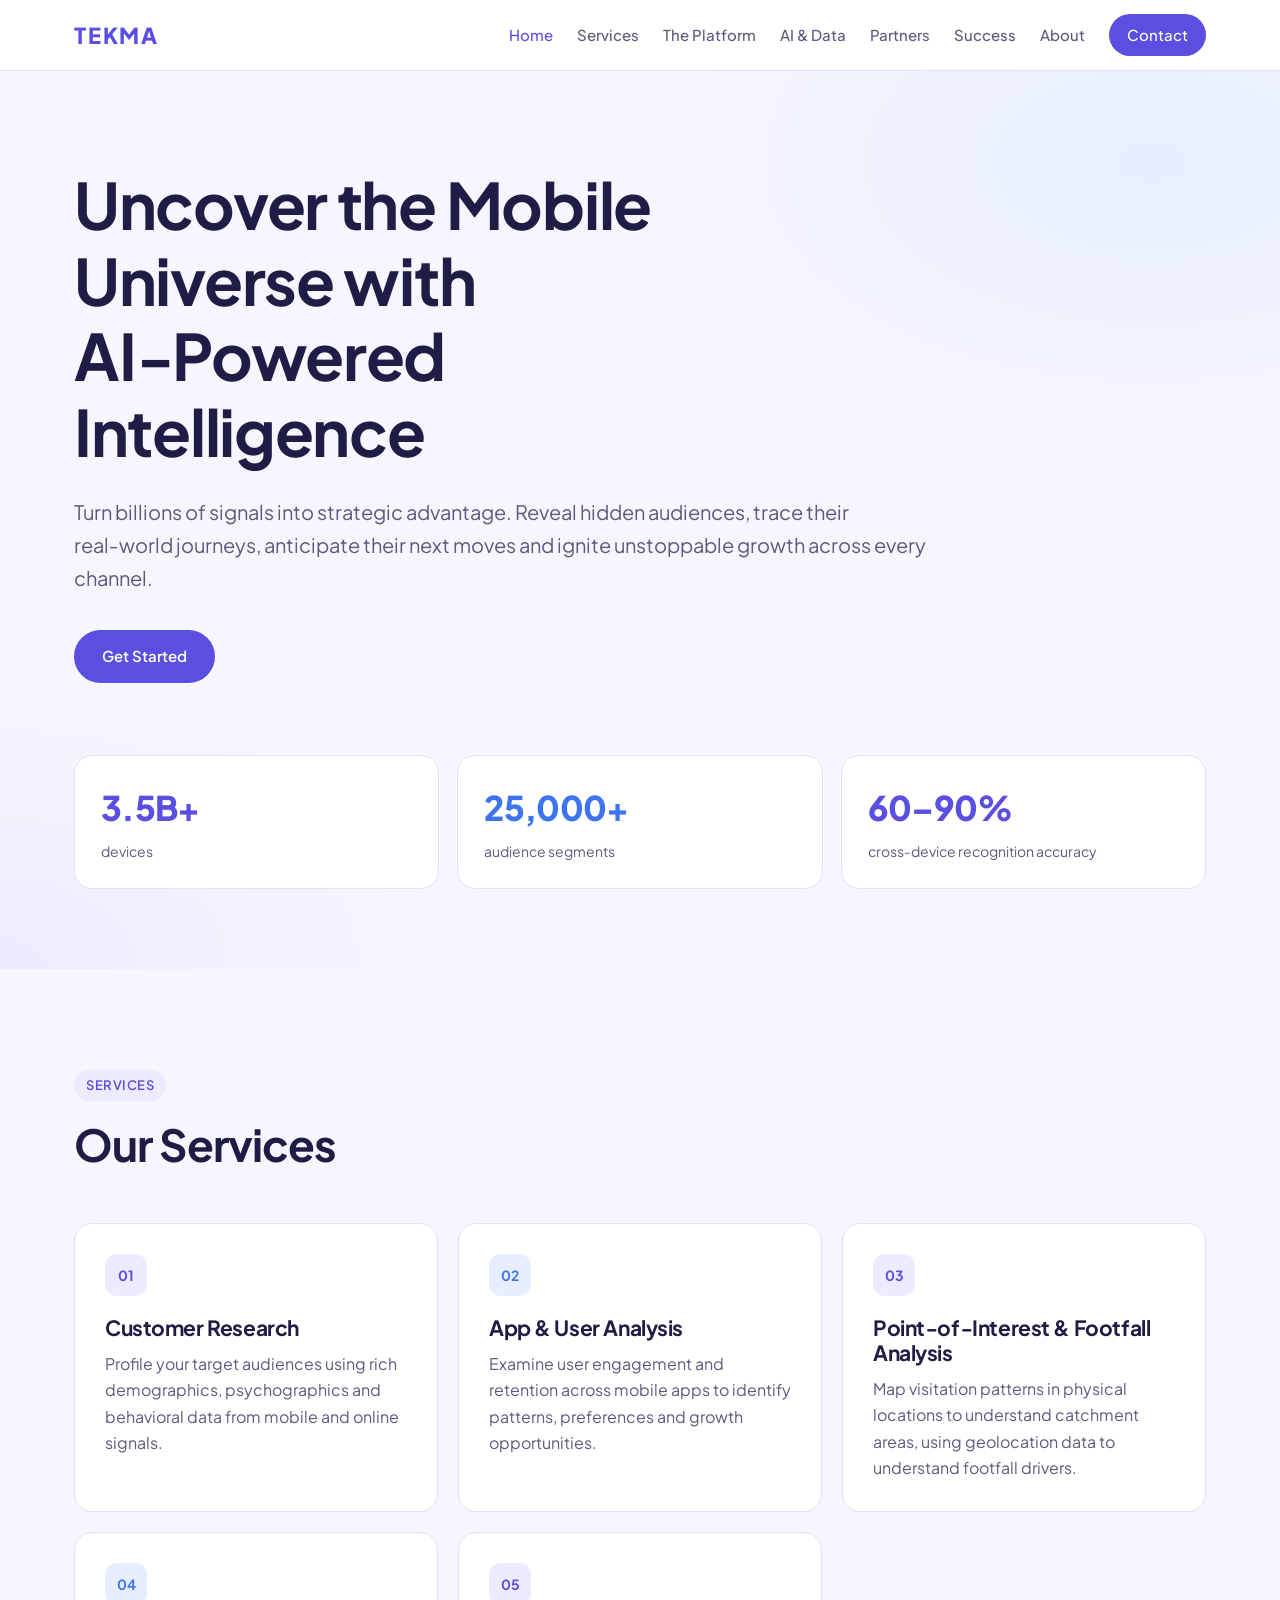
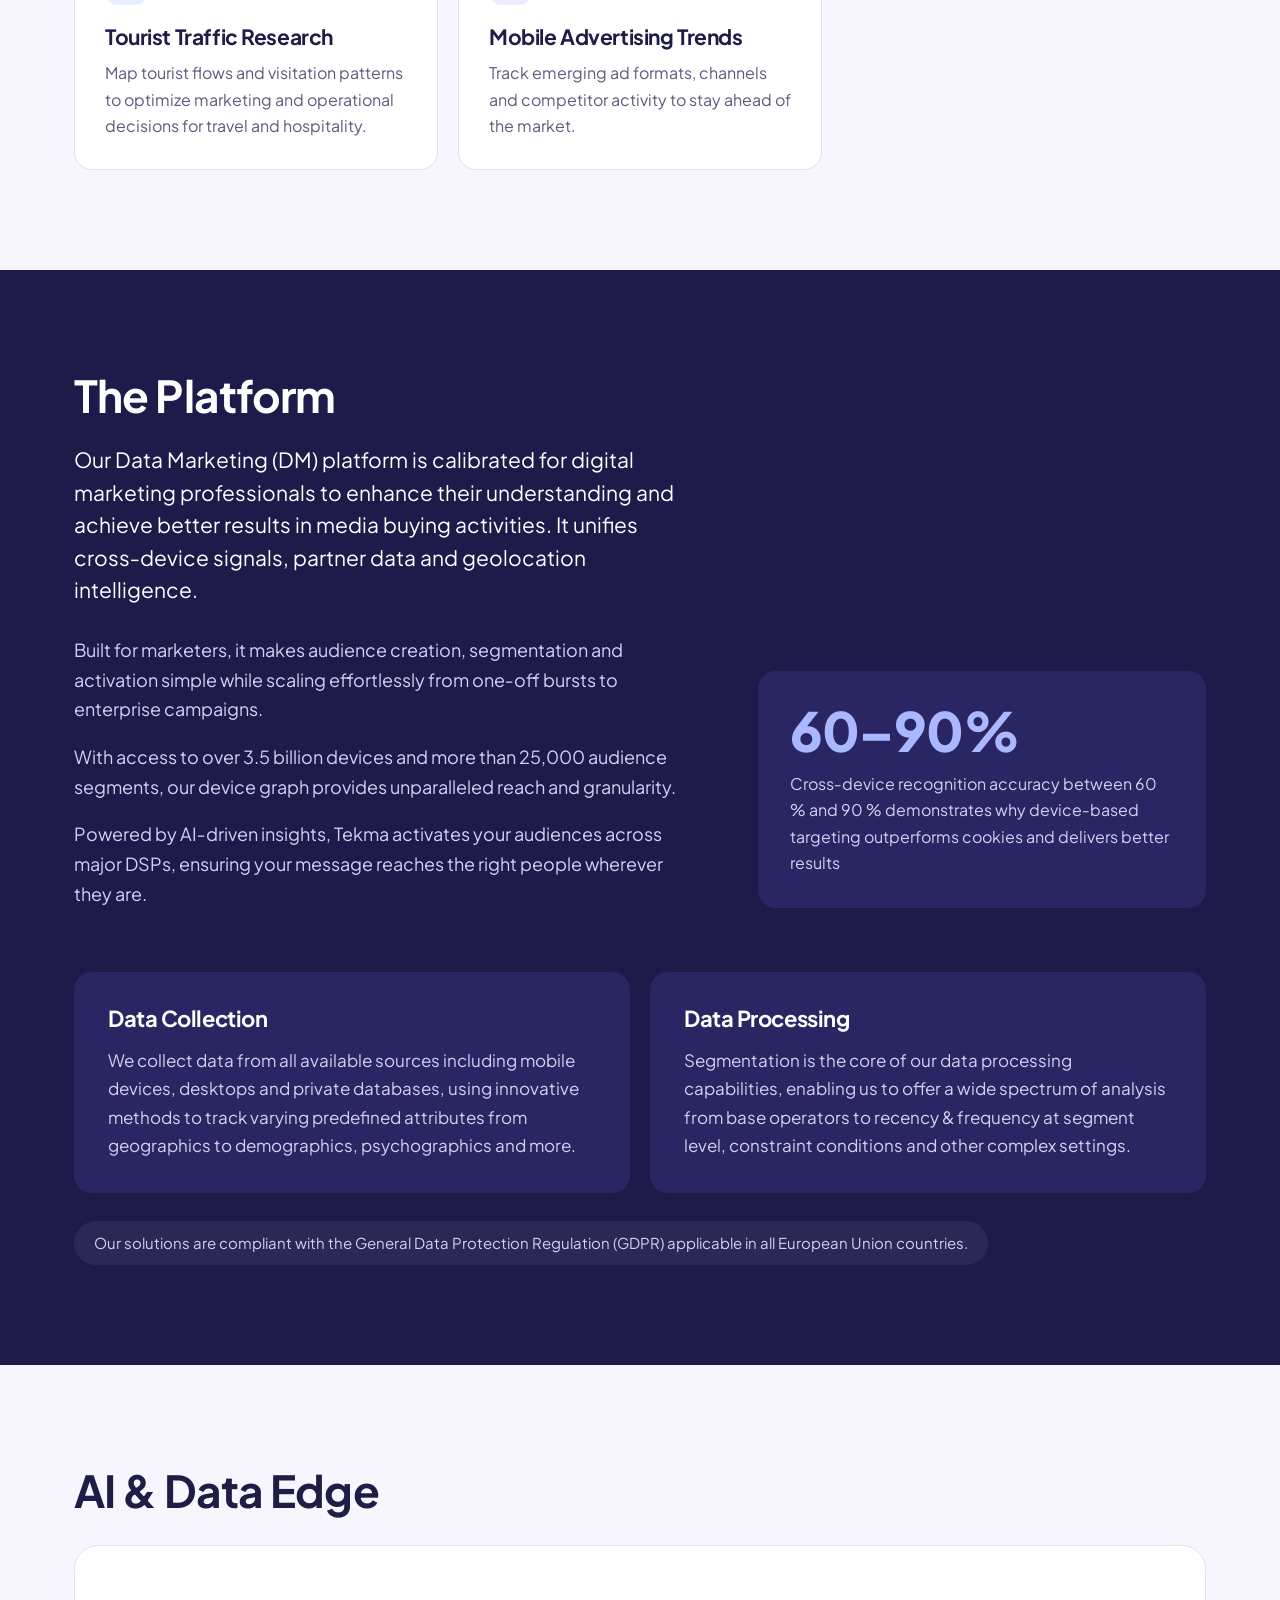
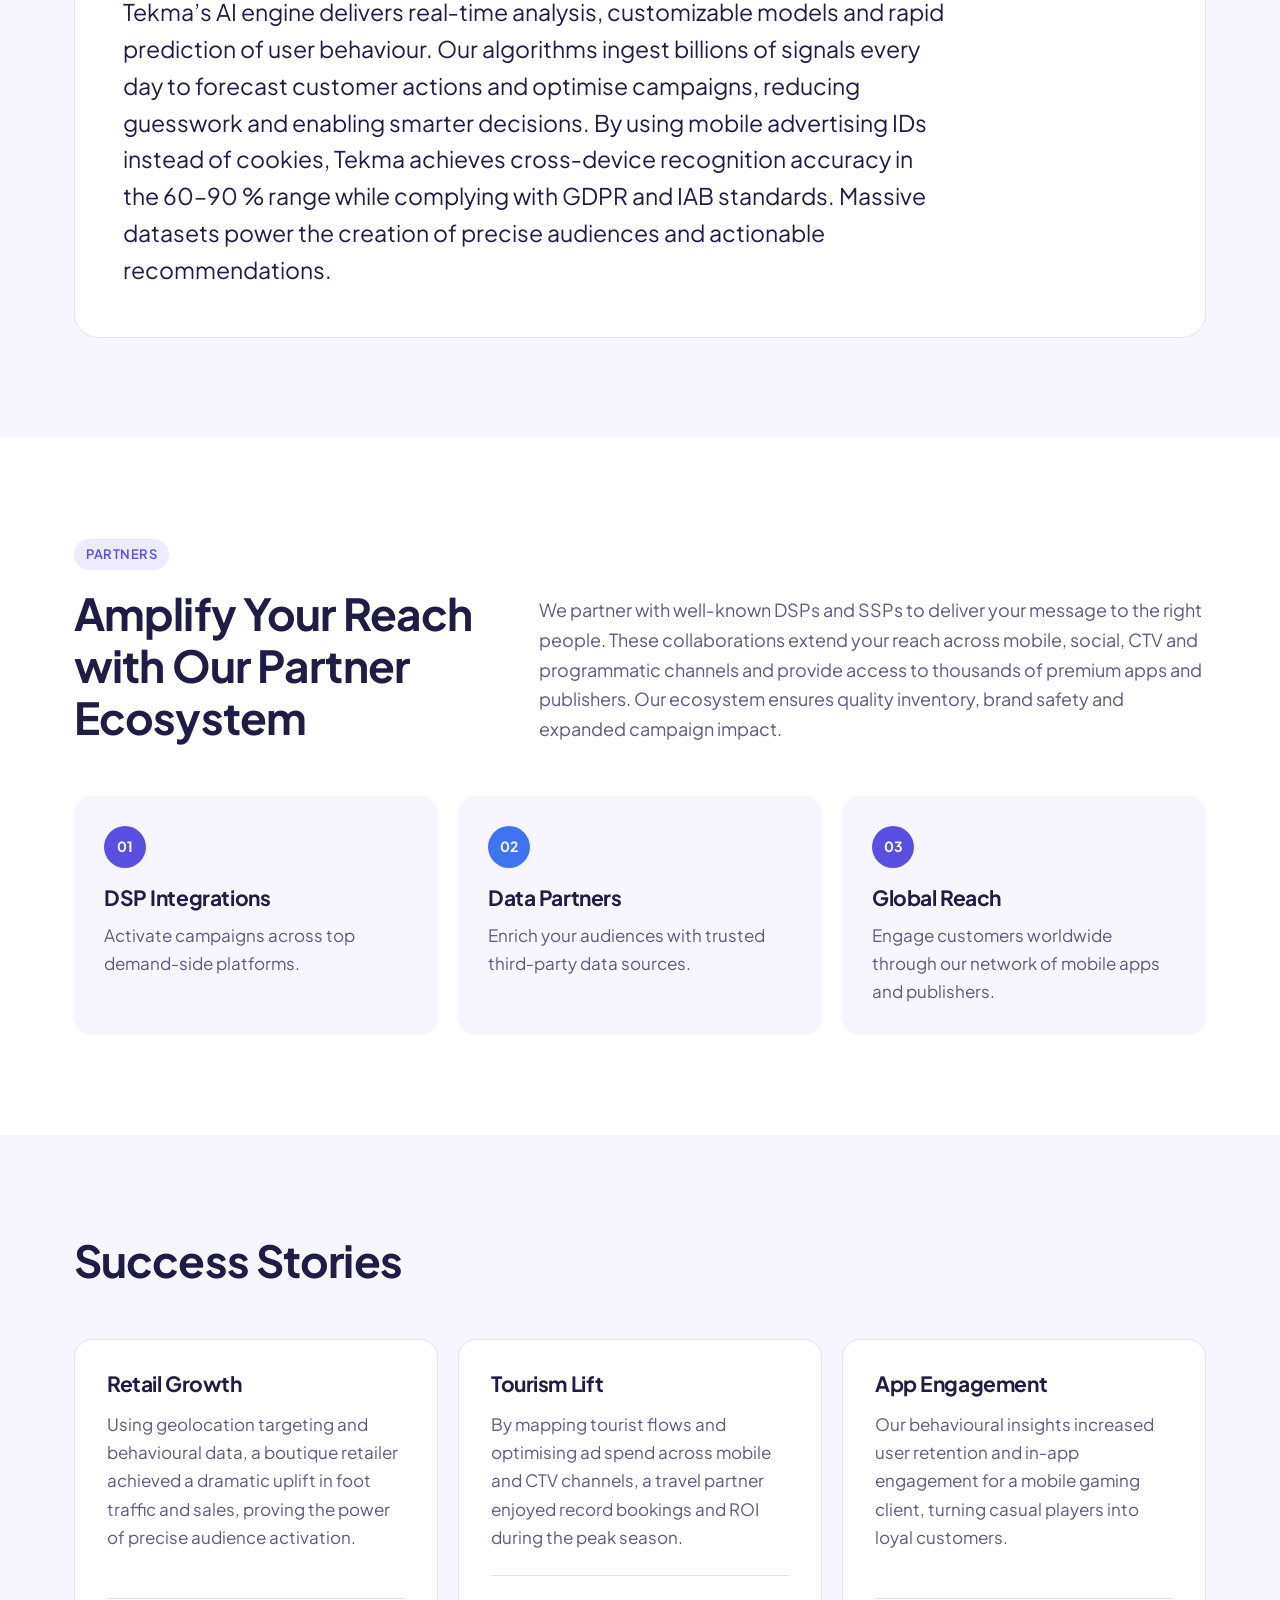
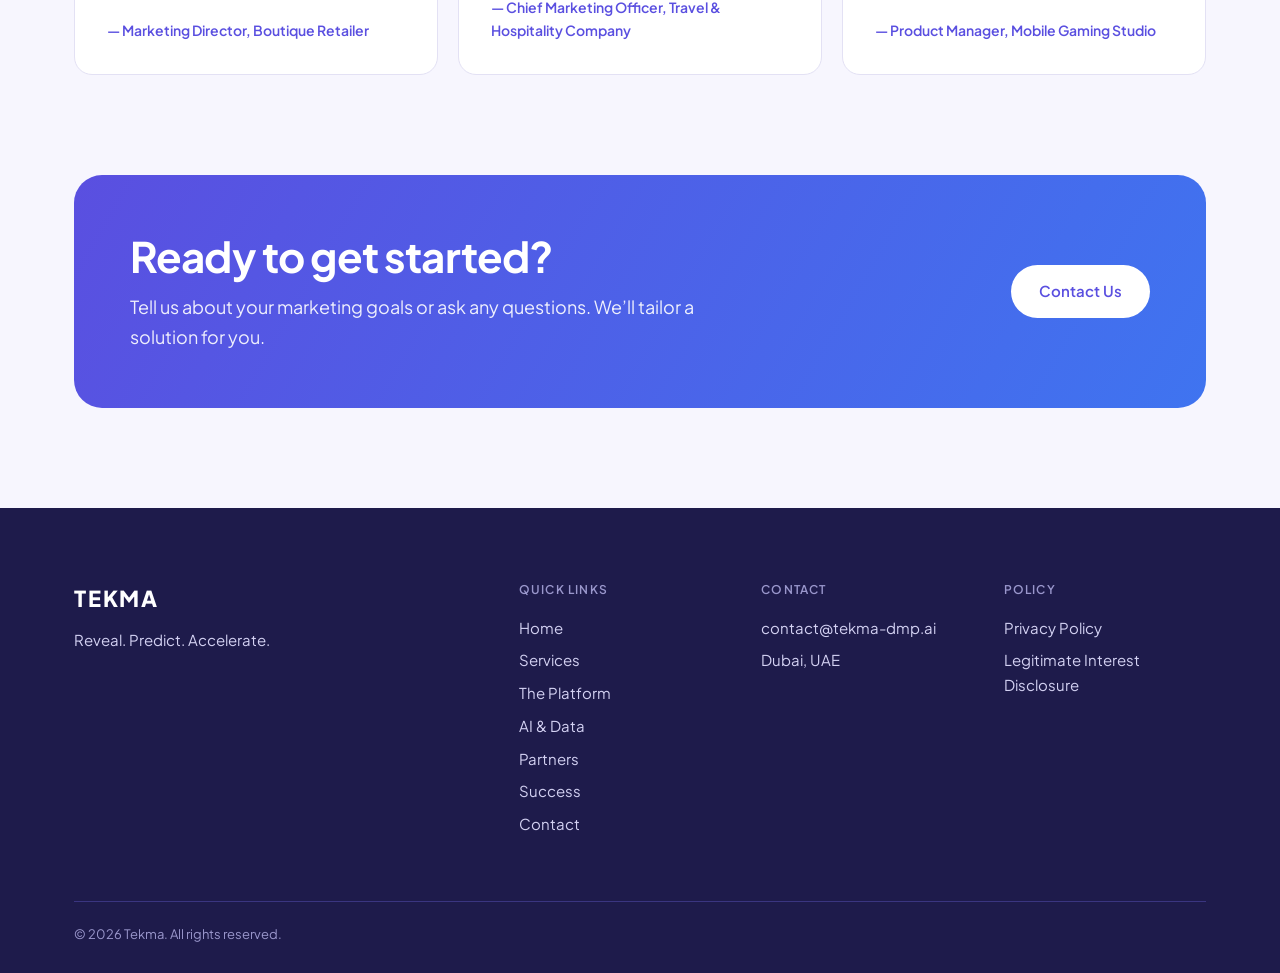
<file: index.html>
<!DOCTYPE html>
<html lang="en">
<head>
  <meta charset="UTF-8">
  <meta name="viewport" content="width=device-width, initial-scale=1">
  <title>TEKMA | Mobile Audience Intelligence</title>
  <meta name="description" content="Turn billions of signals into strategic advantage. Reveal hidden audiences, trace their real‑world journeys, anticipate their next moves and ignite unstoppable growth across every channel.">
  <link rel="preconnect" href="https://fonts.googleapis.com">
  <link rel="preconnect" href="https://fonts.gstatic.com" crossorigin>
  <link href="https://fonts.googleapis.com/css2?family=Plus+Jakarta+Sans:wght@400;500;600;700;800&display=swap" rel="stylesheet">
  <link rel="stylesheet" href="styles.css">
</head>
<body>
  <a class="skip" href="#main">Skip to Main Content</a>

  <header class="site-header">
    <div class="wrap">
      <a class="logo" href="index.html">TEKMA</a>
      <button class="menu-toggle" aria-expanded="false" aria-controls="nav">Menu</button>
      <nav class="nav" id="nav">
        <a href="index.html" aria-current="page">Home</a>
        <a href="index.html#services">Services</a>
        <a href="index.html#platform">The Platform</a>
        <a href="index.html#ai-data">AI &amp; Data</a>
        <a href="index.html#partners">Partners</a>
        <a href="index.html#success">Success</a>
        <a href="about.html">About</a>
        <a class="btn btn-sm" href="contact.html">Contact</a>
      </nav>
    </div>
  </header>

  <main id="main">
    <section class="hero">
      <div class="wrap">
        <h1>Uncover the Mobile Universe with AI‑Powered Intelligence</h1>
        <p class="hero-text">Turn billions of signals into strategic advantage. Reveal hidden audiences, trace their real‑world journeys, anticipate their next moves and ignite unstoppable growth across every channel.</p>
        <a class="btn" href="contact.html">Get Started</a>

        <div class="facts">
          <div class="fact"><strong>3.5B+</strong><span>devices</span></div>
          <div class="fact"><strong>25,000+</strong><span>audience segments</span></div>
          <div class="fact"><strong>60–90%</strong><span>cross‑device recognition accuracy</span></div>
        </div>
      </div>
    </section>

    <section class="section" id="services">
      <div class="wrap">
        <div class="section-head">
          <div><span class="label">Services</span><h2>Our Services</h2></div>
        </div>
        <ul class="services">
          <li>
            <span class="num">01</span>
            <h3>Customer Research</h3>
            <p>Profile your target audiences using rich demographics, psychographics and behavioral data from mobile and online signals.</p>
          </li>
          <li>
            <span class="num">02</span>
            <h3>App &amp; User Analysis</h3>
            <p>Examine user engagement and retention across mobile apps to identify patterns, preferences and growth opportunities.</p>
          </li>
          <li>
            <span class="num">03</span>
            <h3>Point‑of‑Interest &amp; Footfall Analysis</h3>
            <p>Map visitation patterns in physical locations to understand catchment areas, using geolocation data to understand footfall drivers.</p>
          </li>
          <li>
            <span class="num">04</span>
            <h3>Tourist Traffic Research</h3>
            <p>Map tourist flows and visitation patterns to optimize marketing and operational decisions for travel and hospitality.</p>
          </li>
          <li>
            <span class="num">05</span>
            <h3>Mobile Advertising Trends</h3>
            <p>Track emerging ad formats, channels and competitor activity to stay ahead of the market.</p>
          </li>
        </ul>
      </div>
    </section>

    <section class="section dark" id="platform">
      <div class="wrap">
        <div class="platform-grid">
          <div class="platform-body">
            <h2 class="platform-title">The Platform</h2>
            <p class="platform-lead">Our Data Marketing (DM) platform is calibrated for digital marketing professionals to enhance their understanding and achieve better results in media buying activities. It unifies cross‑device signals, partner data and geolocation intelligence.</p>
            <p>Built for marketers, it makes audience creation, segmentation and activation simple while scaling effortlessly from one‑off bursts to enterprise campaigns.</p>
            <p>With access to over 3.5 billion devices and more than 25,000 audience segments, our device graph provides unparalleled reach and granularity.</p>
            <p>Powered by AI‑driven insights, Tekma activates your audiences across major DSPs, ensuring your message reaches the right people wherever they are.</p>
          </div>
          <aside class="callout">
            <div class="big">60–90%</div>
            <p>Cross‑device recognition accuracy between 60 % and 90 % demonstrates why device‑based targeting outperforms cookies and delivers better results</p>
          </aside>
        </div>

        <div class="pillars">
          <div class="pillar">
            <h3>Data Collection</h3>
            <p>We collect data from all available sources including mobile devices, desktops and private databases, using innovative methods to track varying predefined attributes from geographics to demographics, psychographics and more.</p>
          </div>
          <div class="pillar">
            <h3>Data Processing</h3>
            <p>Segmentation is the core of our data processing capabilities, enabling us to offer a wide spectrum of analysis from base operators to recency &amp; frequency at segment level, constraint conditions and other complex settings.</p>
          </div>
        </div>

        <p class="gdpr">Our solutions are compliant with the General Data Protection Regulation (GDPR) applicable in all European Union countries.</p>
      </div>
    </section>

    <section class="section" id="ai-data">
      <div class="wrap">
        <h2 class="ai-title">AI &amp; Data Edge</h2>
        <div class="ai-box"><p class="ai-text">Tekma’s AI engine delivers real‑time analysis, customizable models and rapid prediction of user behaviour. Our algorithms ingest billions of signals every day to forecast customer actions and optimise campaigns, reducing guesswork and enabling smarter decisions. By using mobile advertising IDs instead of cookies, Tekma achieves cross‑device recognition accuracy in the 60–90 % range while complying with GDPR and IAB standards. Massive datasets power the creation of precise audiences and actionable recommendations.</p></div>
      </div>
    </section>

    <section class="section partners" id="partners">
      <div class="wrap">
        <div class="section-head">
          <div><span class="label">Partners</span><h2>Amplify Your Reach with Our Partner Ecosystem</h2></div>
          <p>We partner with well‑known DSPs and SSPs to deliver your message to the right people. These collaborations extend your reach across mobile, social, CTV and programmatic channels and provide access to thousands of premium apps and publishers. Our ecosystem ensures quality inventory, brand safety and expanded campaign impact.</p>
        </div>
        <div class="steps">
          <div class="step">
            <span class="num">01</span>
            <h3>DSP Integrations</h3>
            <p>Activate campaigns across top demand‑side platforms.</p>
          </div>
          <div class="step">
            <span class="num">02</span>
            <h3>Data Partners</h3>
            <p>Enrich your audiences with trusted third‑party data sources.</p>
          </div>
          <div class="step">
            <span class="num">03</span>
            <h3>Global Reach</h3>
            <p>Engage customers worldwide through our network of mobile apps and publishers.</p>
          </div>
        </div>
      </div>
    </section>

    <section class="section" id="success">
      <div class="wrap">
        <div class="section-head">
          <div><h2>Success Stories</h2></div>
        </div>
        <div class="stories">
          <article class="story">
            <h3>Retail Growth</h3>
            <blockquote><p>Using geolocation targeting and behavioural data, a boutique retailer achieved a dramatic uplift in foot traffic and sales, proving the power of precise audience activation.</p></blockquote>
            <cite>— Marketing Director, Boutique Retailer</cite>
          </article>
          <article class="story">
            <h3>Tourism Lift</h3>
            <blockquote><p>By mapping tourist flows and optimising ad spend across mobile and CTV channels, a travel partner enjoyed record bookings and ROI during the peak season.</p></blockquote>
            <cite>— Chief Marketing Officer, Travel &amp; Hospitality Company</cite>
          </article>
          <article class="story">
            <h3>App Engagement</h3>
            <blockquote><p>Our behavioural insights increased user retention and in‑app engagement for a mobile gaming client, turning casual players into loyal customers.</p></blockquote>
            <cite>— Product Manager, Mobile Gaming Studio</cite>
          </article>
        </div>
      </div>
    </section>

    <section class="cta">
      <div class="wrap">
        <div class="cta-box">
        <div>
          <h2>Ready to get started?</h2>
          <p>Tell us about your marketing goals or ask any questions. We’ll tailor a solution for you.</p>
        </div>
        <a class="btn btn-light" href="contact.html">Contact Us</a>
      </div>
      </div>
    </section>
  </main>

  <footer class="site-footer">
    <div class="wrap">
      <div class="footer-grid">
        <div>
          <a class="logo" href="index.html">TEKMA</a>
          <p class="tagline">Reveal. Predict. Accelerate.</p>
        </div>
        <div>
          <h4>QUICK LINKS</h4>
          <ul>
            <li><a href="index.html">Home</a></li>
            <li><a href="index.html#services">Services</a></li>
            <li><a href="index.html#platform">The Platform</a></li>
            <li><a href="index.html#ai-data">AI &amp; Data</a></li>
            <li><a href="index.html#partners">Partners</a></li>
            <li><a href="index.html#success">Success</a></li>
            <li><a href="contact.html">Contact</a></li>
          </ul>
        </div>
        <div>
          <h4>CONTACT</h4>
          <ul>
            <li><a href="mailto:contact@tekma-dmp.ai">contact@tekma-dmp.ai</a></li>
            <li>Dubai, UAE</li>
          </ul>
        </div>
        <div>
          <h4>POLICY</h4>
          <ul>
            <li><a href="privacy-policy.html">Privacy Policy</a></li>
            <li><a href="legitimate-interest.html">Legitimate Interest Disclosure</a></li>
          </ul>
        </div>
      </div>
      <div class="footer-bottom">© 2026 Tekma. All rights reserved.</div>
    </div>
  </footer>

  <script src="main.js"></script>
</body>
</html>
</file>
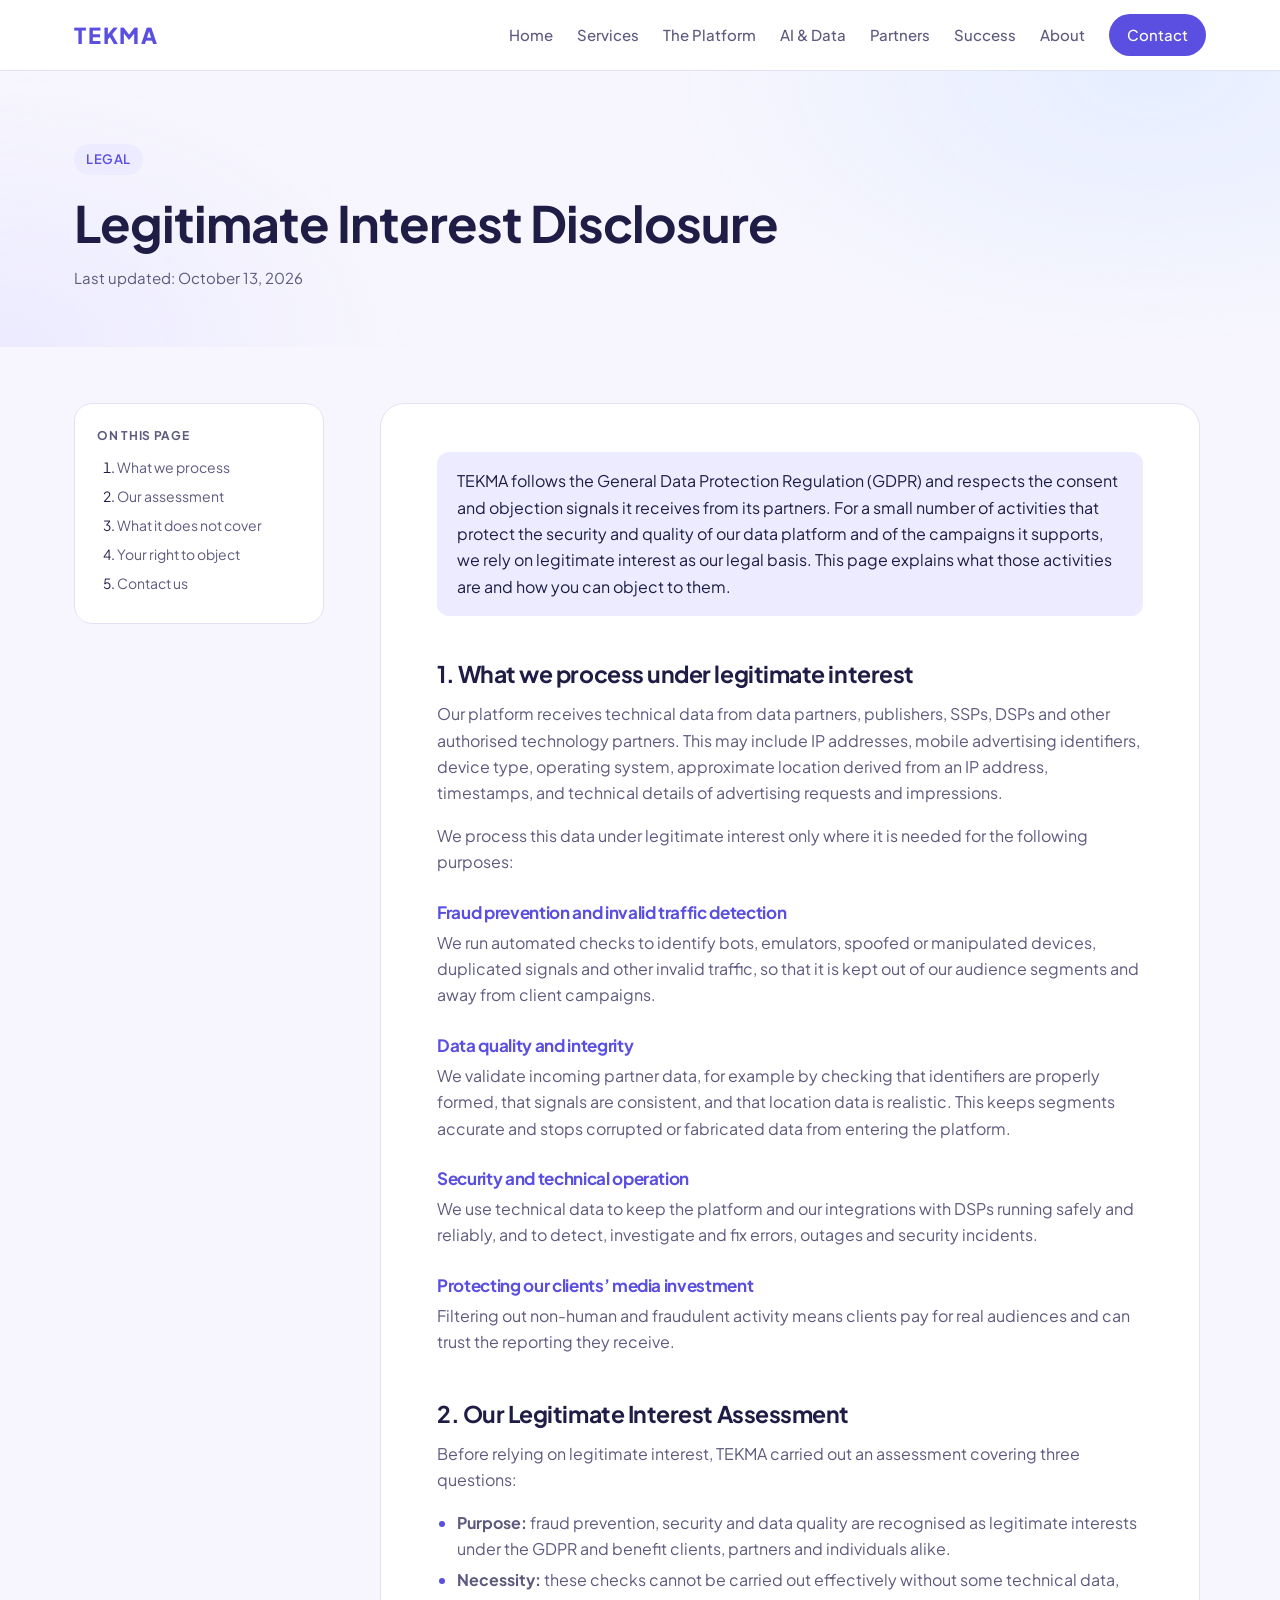
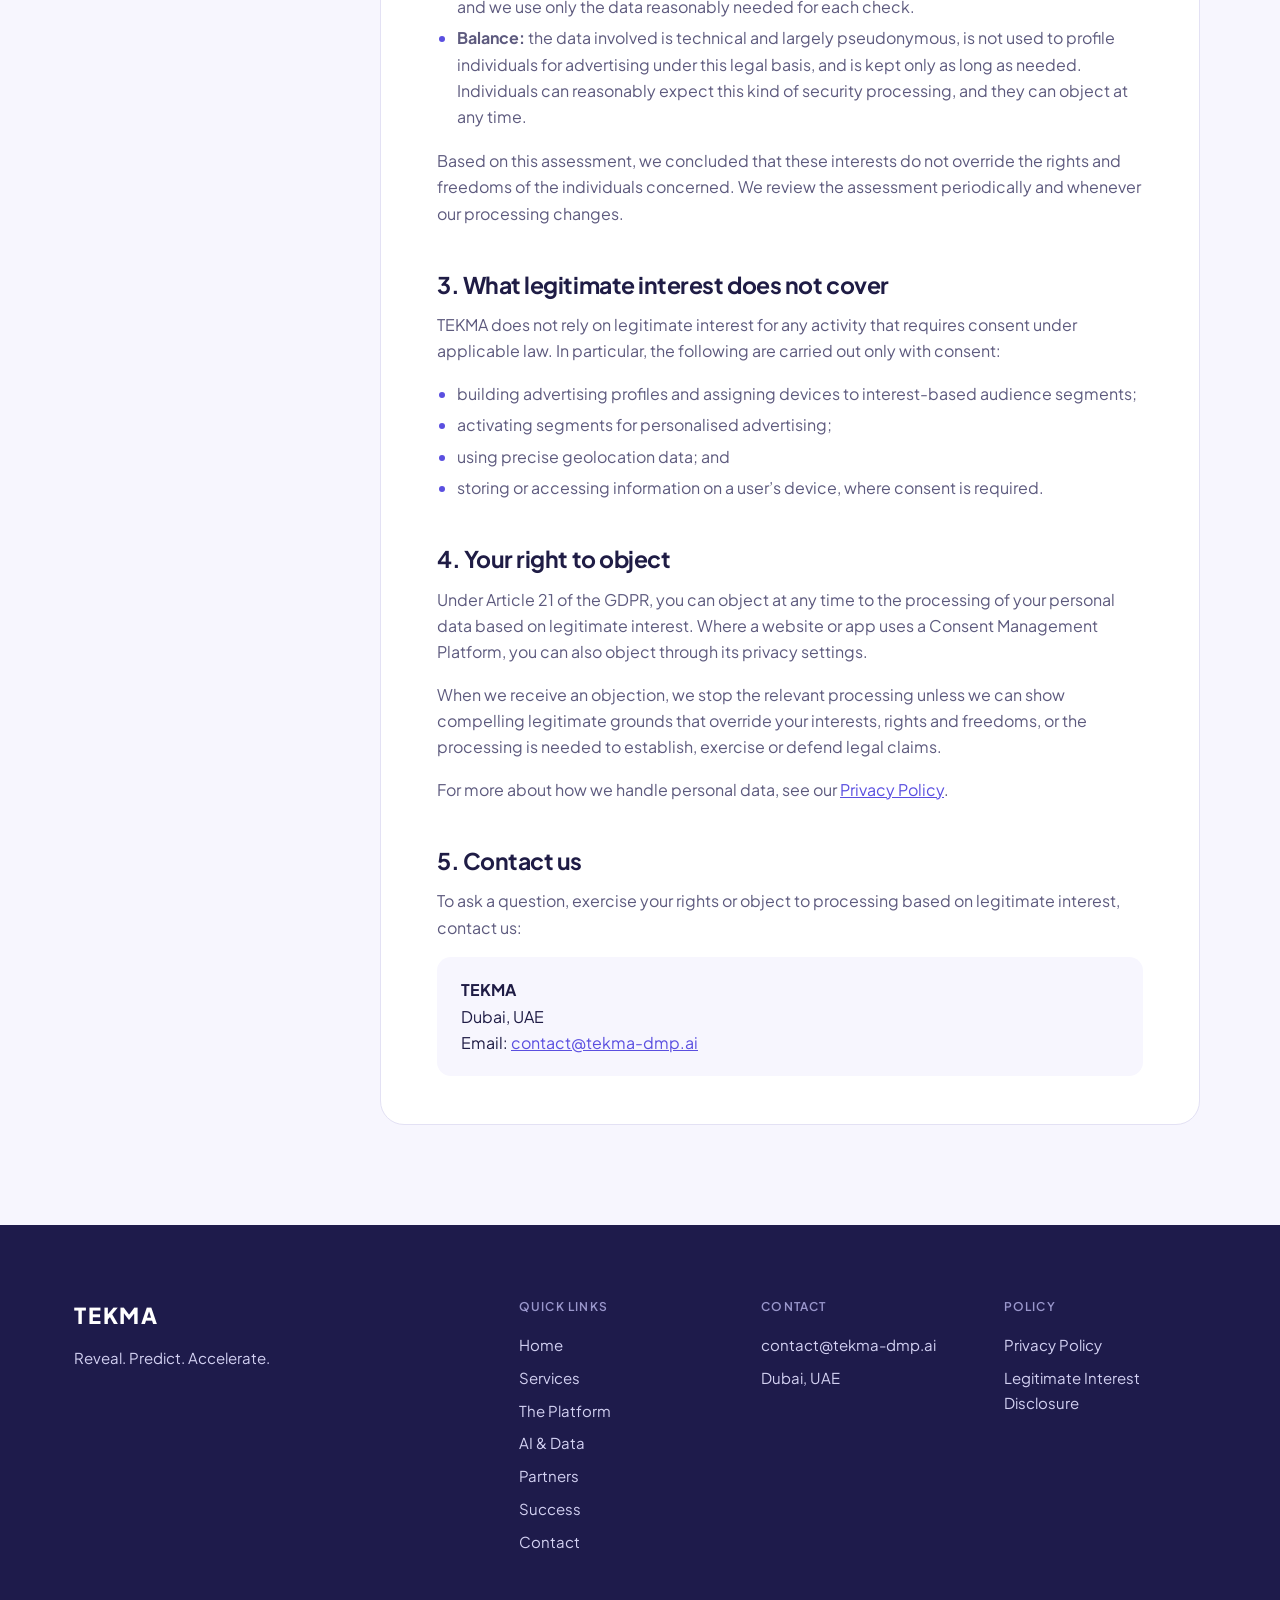
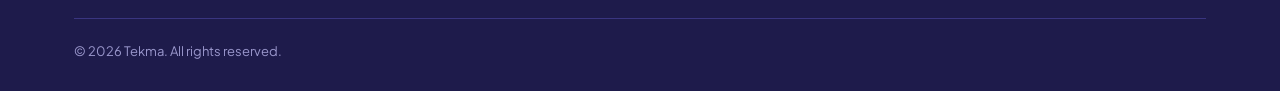
<file: Legitimate/index.html>
<!DOCTYPE html>
<html lang="en">
<head>
  <meta charset="UTF-8">
  <meta name="viewport" content="width=device-width, initial-scale=1">
  <title>Legitimate Interest Disclosure | TEKMA</title>
  <meta name="description" content="How and why TEKMA relies on legitimate interest for limited data processing, and how to object.">
  <link rel="preconnect" href="https://fonts.googleapis.com">
  <link rel="preconnect" href="https://fonts.gstatic.com" crossorigin>
  <link href="https://fonts.googleapis.com/css2?family=Plus+Jakarta+Sans:wght@400;500;600;700;800&display=swap" rel="stylesheet">
  <link rel="stylesheet" href="../styles.css">
</head>
<body>
  <a class="skip" href="#main">Skip to Main Content</a>

  <header class="site-header">
    <div class="wrap">
      <a class="logo" href="index.html">TEKMA</a>
      <button class="menu-toggle" aria-expanded="false" aria-controls="nav">Menu</button>
      <nav class="nav" id="nav">
        <a href="index.html">Home</a>
        <a href="/index.html#services">Services</a>
        <a href="/index.html#platform">The Platform</a>
        <a href="/index.html#ai-data">AI &amp; Data</a>
        <a href="/index.html#partners">Partners</a>
        <a href="/index.html#success">Success</a>
        <a href="/about.html">About</a>
        <a class="btn btn-sm" href="/contact.html">Contact</a>
      </nav>
    </div>
  </header>

  <main id="main">
    <section class="page-hero legal-hero">
      <div class="wrap">
        <span class="label">Legal</span>
        <h1>Legitimate Interest Disclosure</h1>
        <p class="updated">Last updated: October 13, 2026</p>
      </div>
    </section>

    <div class="wrap legal-layout">
      <nav class="toc" aria-label="On this page">
        <strong>On this page</strong>
        <ol>
          <li><a href="#activities">What we process</a></li>
          <li><a href="#assessment">Our assessment</a></li>
          <li><a href="#not-covered">What it does not cover</a></li>
          <li><a href="#object">Your right to object</a></li>
          <li><a href="#contact">Contact us</a></li>
        </ol>
      </nav>

      <article class="legal">
        <p class="note">TEKMA follows the General Data Protection Regulation (GDPR) and respects the consent and objection signals it receives from its partners. For a small number of activities that protect the security and quality of our data platform and of the campaigns it supports, we rely on legitimate interest as our legal basis. This page explains what those activities are and how you can object to them.</p>

        <h2 id="activities">1. What we process under legitimate interest</h2>
        <p>Our platform receives technical data from data partners, publishers, SSPs, DSPs and other authorised technology partners. This may include IP addresses, mobile advertising identifiers, device type, operating system, approximate location derived from an IP address, timestamps, and technical details of advertising requests and impressions.</p>
        <p>We process this data under legitimate interest only where it is needed for the following purposes:</p>

        <h3>Fraud prevention and invalid traffic detection</h3>
        <p>We run automated checks to identify bots, emulators, spoofed or manipulated devices, duplicated signals and other invalid traffic, so that it is kept out of our audience segments and away from client campaigns.</p>

        <h3>Data quality and integrity</h3>
        <p>We validate incoming partner data, for example by checking that identifiers are properly formed, that signals are consistent, and that location data is realistic. This keeps segments accurate and stops corrupted or fabricated data from entering the platform.</p>

        <h3>Security and technical operation</h3>
        <p>We use technical data to keep the platform and our integrations with DSPs running safely and reliably, and to detect, investigate and fix errors, outages and security incidents.</p>

        <h3>Protecting our clients’ media investment</h3>
        <p>Filtering out non-human and fraudulent activity means clients pay for real audiences and can trust the reporting they receive.</p>

        <h2 id="assessment">2. Our Legitimate Interest Assessment</h2>
        <p>Before relying on legitimate interest, TEKMA carried out an assessment covering three questions:</p>
        <ul>
          <li><strong>Purpose:</strong> fraud prevention, security and data quality are recognised as legitimate interests under the GDPR and benefit clients, partners and individuals alike.</li>
          <li><strong>Necessity:</strong> these checks cannot be carried out effectively without some technical data, and we use only the data reasonably needed for each check.</li>
          <li><strong>Balance:</strong> the data involved is technical and largely pseudonymous, is not used to profile individuals for advertising under this legal basis, and is kept only as long as needed. Individuals can reasonably expect this kind of security processing, and they can object at any time.</li>
        </ul>
        <p>Based on this assessment, we concluded that these interests do not override the rights and freedoms of the individuals concerned. We review the assessment periodically and whenever our processing changes.</p>

        <h2 id="not-covered">3. What legitimate interest does not cover</h2>
        <p>TEKMA does not rely on legitimate interest for any activity that requires consent under applicable law. In particular, the following are carried out only with consent:</p>
        <ul>
          <li>building advertising profiles and assigning devices to interest-based audience segments;</li>
          <li>activating segments for personalised advertising;</li>
          <li>using precise geolocation data; and</li>
          <li>storing or accessing information on a user’s device, where consent is required.</li>
        </ul>

        <h2 id="object">4. Your right to object</h2>
        <p>Under Article 21 of the GDPR, you can object at any time to the processing of your personal data based on legitimate interest. Where a website or app uses a Consent Management Platform, you can also object through its privacy settings.</p>
        <p>When we receive an objection, we stop the relevant processing unless we can show compelling legitimate grounds that override your interests, rights and freedoms, or the processing is needed to establish, exercise or defend legal claims.</p>
        <p>For more about how we handle personal data, see our <a href="/privacy-policy.html">Privacy Policy</a>.</p>

        <h2 id="contact">5. Contact us</h2>
        <p>To ask a question, exercise your rights or object to processing based on legitimate interest, contact us:</p>
        <div class="contact-card">
          <p><strong>TEKMA</strong></p>
          <p>Dubai, UAE</p>
          <p>Email: <a href="mailto:contact@tekma-dmp.ai">contact@tekma-dmp.ai</a></p>
        </div>
      </article>
    </div>
  </main>

  <footer class="site-footer">
    <div class="wrap">
      <div class="footer-grid">
        <div>
          <a class="logo" href="/index.html">TEKMA</a>
          <p class="tagline">Reveal. Predict. Accelerate.</p>
        </div>
        <div>
          <h4>QUICK LINKS</h4>
          <ul>
            <li><a href="/index.html">Home</a></li>
            <li><a href="/index.html#services">Services</a></li>
            <li><a href="/index.html#platform">The Platform</a></li>
            <li><a href="/index.html#ai-data">AI &amp; Data</a></li>
            <li><a href="/index.html#partners">Partners</a></li>
            <li><a href="/index.html#success">Success</a></li>
            <li><a href="/contact.html">Contact</a></li>
          </ul>
        </div>
        <div>
          <h4>CONTACT</h4>
          <ul>
            <li><a href="mailto:contact@tekma-dmp.ai">contact@tekma-dmp.ai</a></li>
            <li>Dubai, UAE</li>
          </ul>
        </div>
        <div>
          <h4>POLICY</h4>
          <ul>
            <li><a href="/privacy-policy.html">Privacy Policy</a></li>
            <li><a href="/legitimate-interest.html">Legitimate Interest Disclosure</a></li>
          </ul>
        </div>
      </div>
      <div class="footer-bottom">© 2026 Tekma. All rights reserved.</div>
    </div>
  </footer>

  <script src="../main.js"></script>
</body>
</html>
</file>
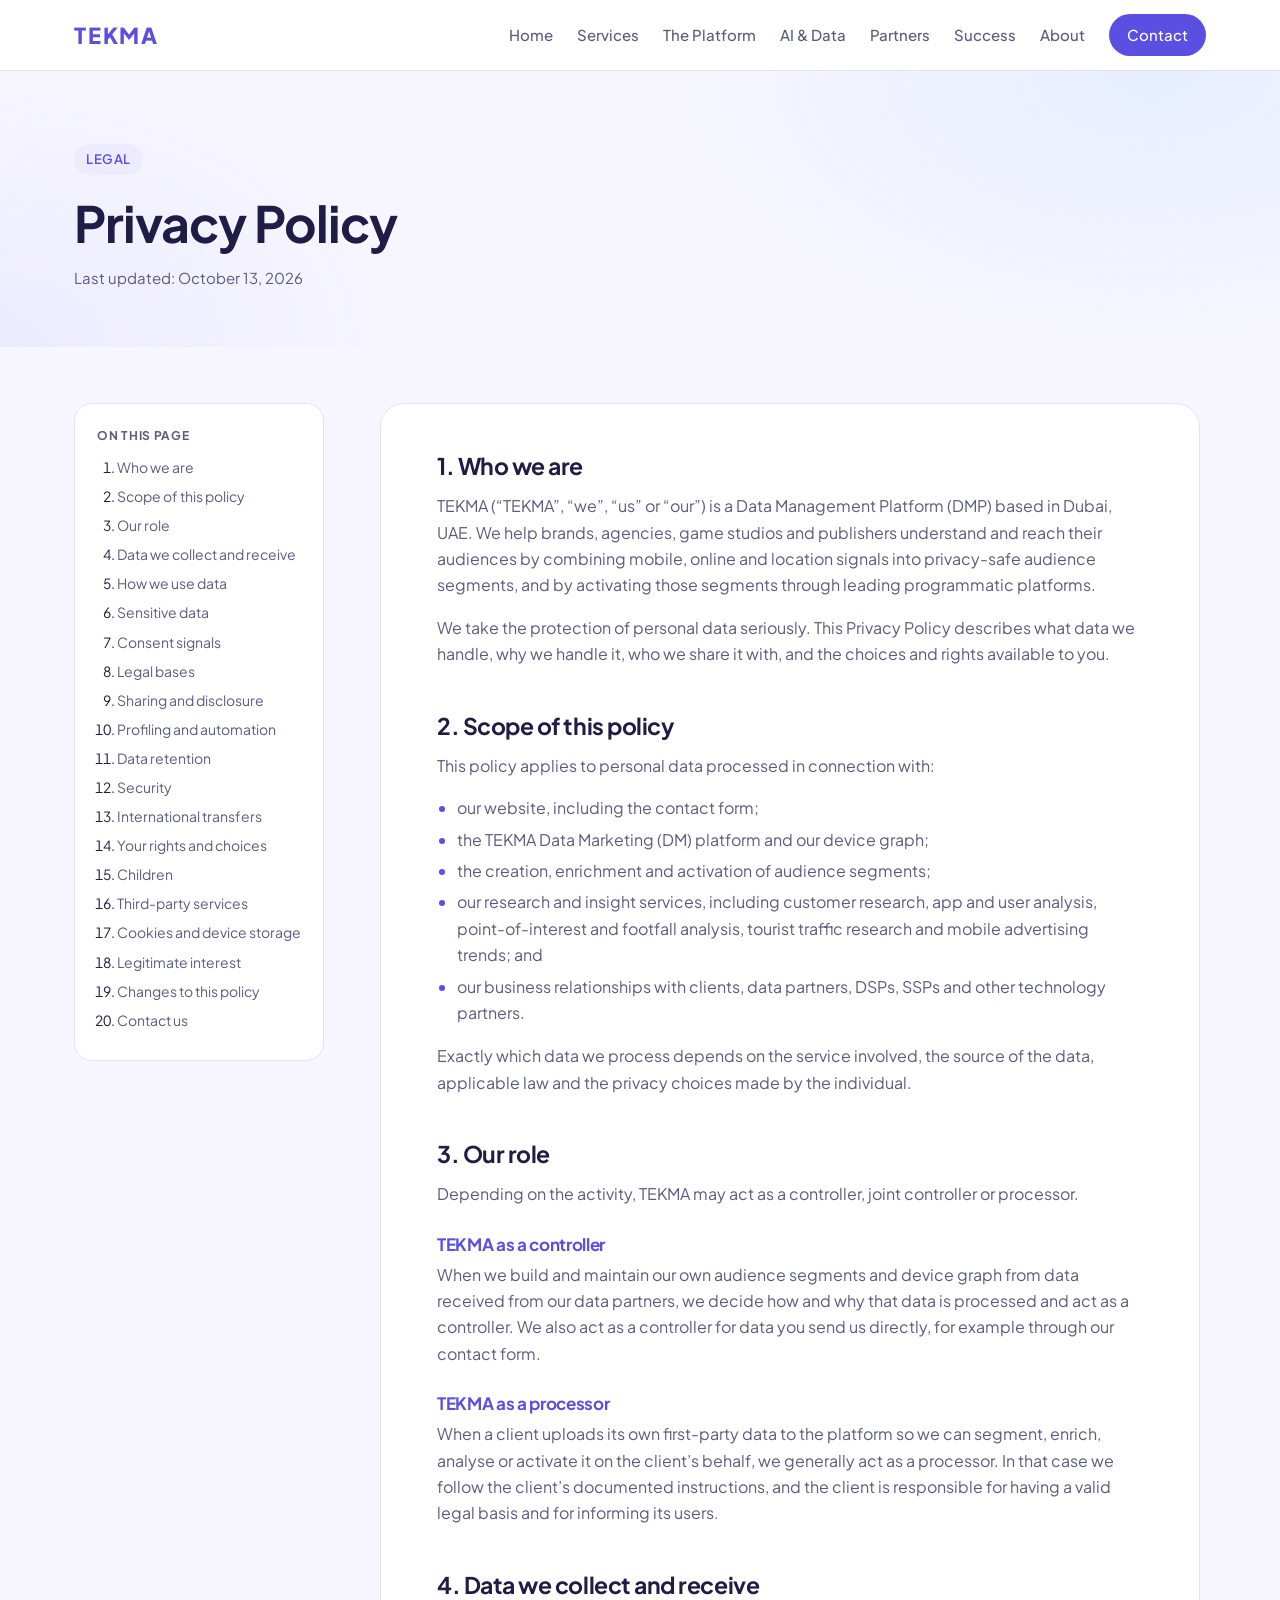
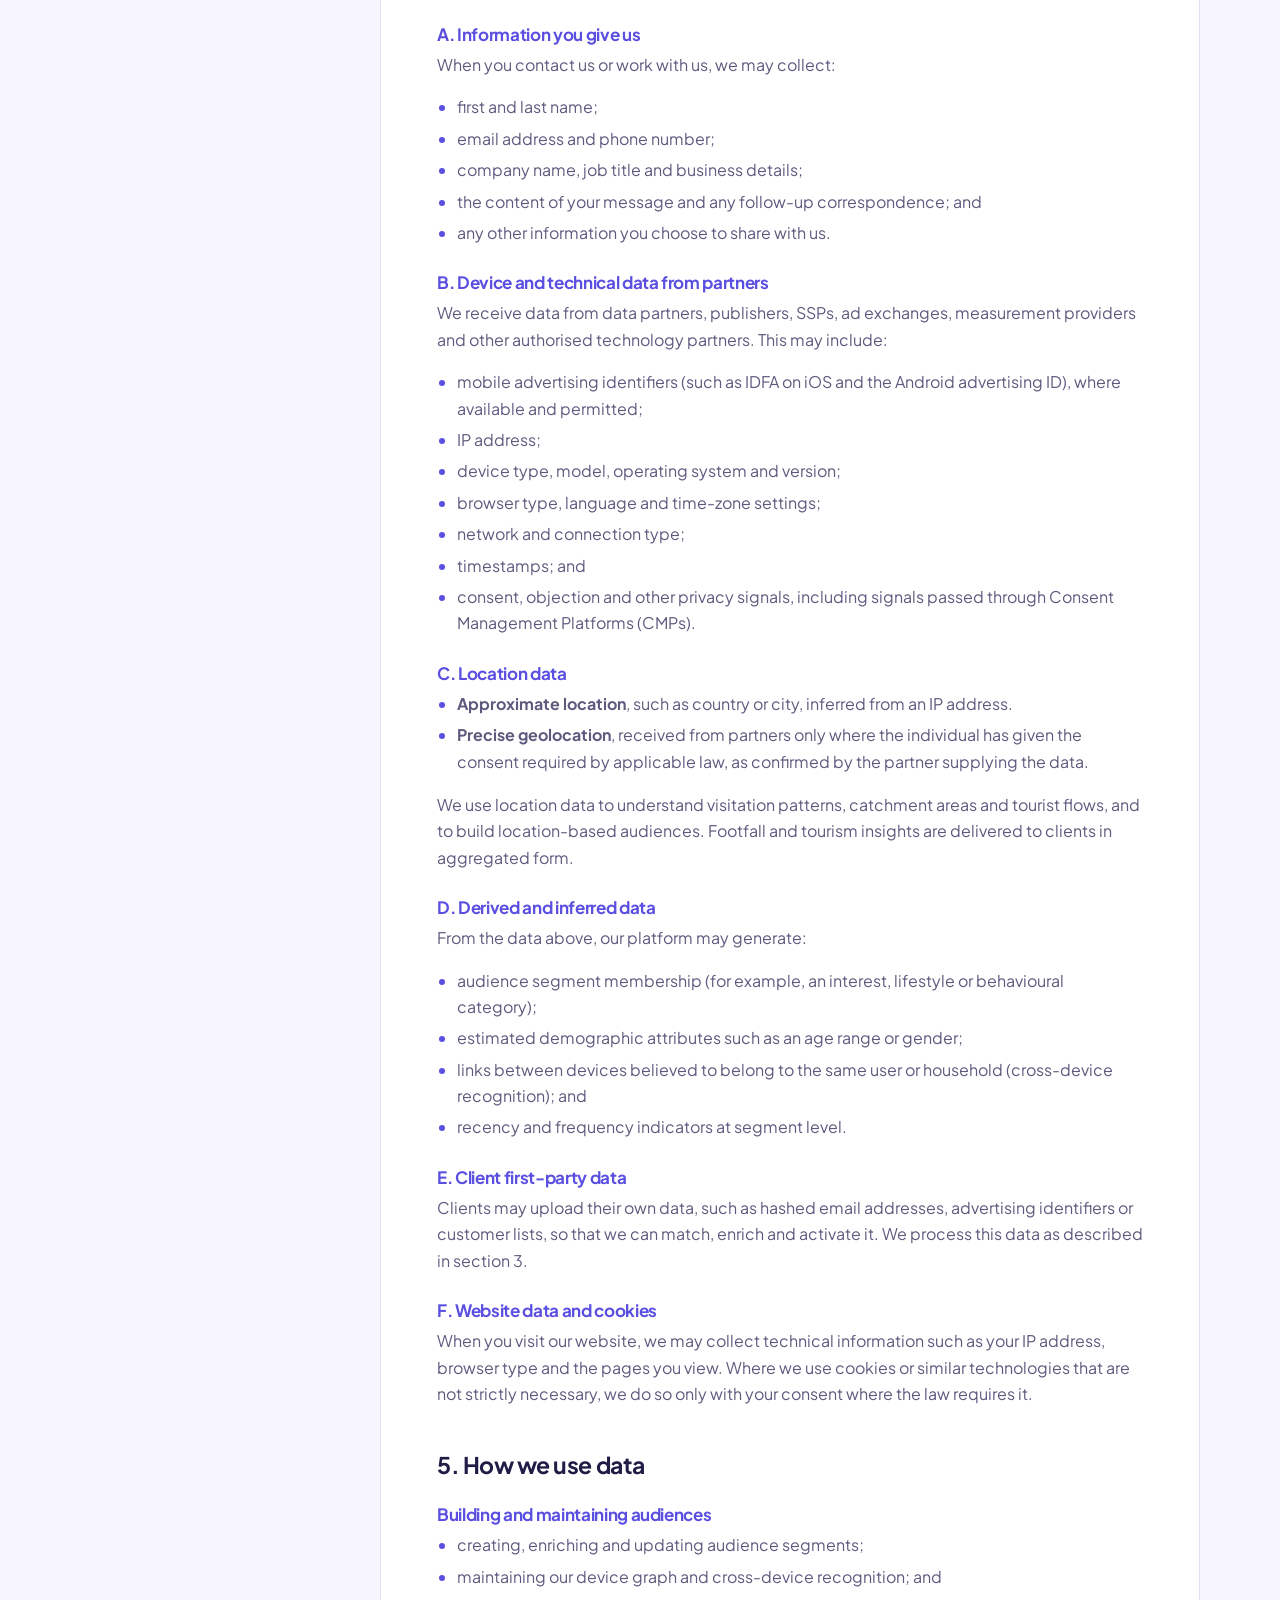
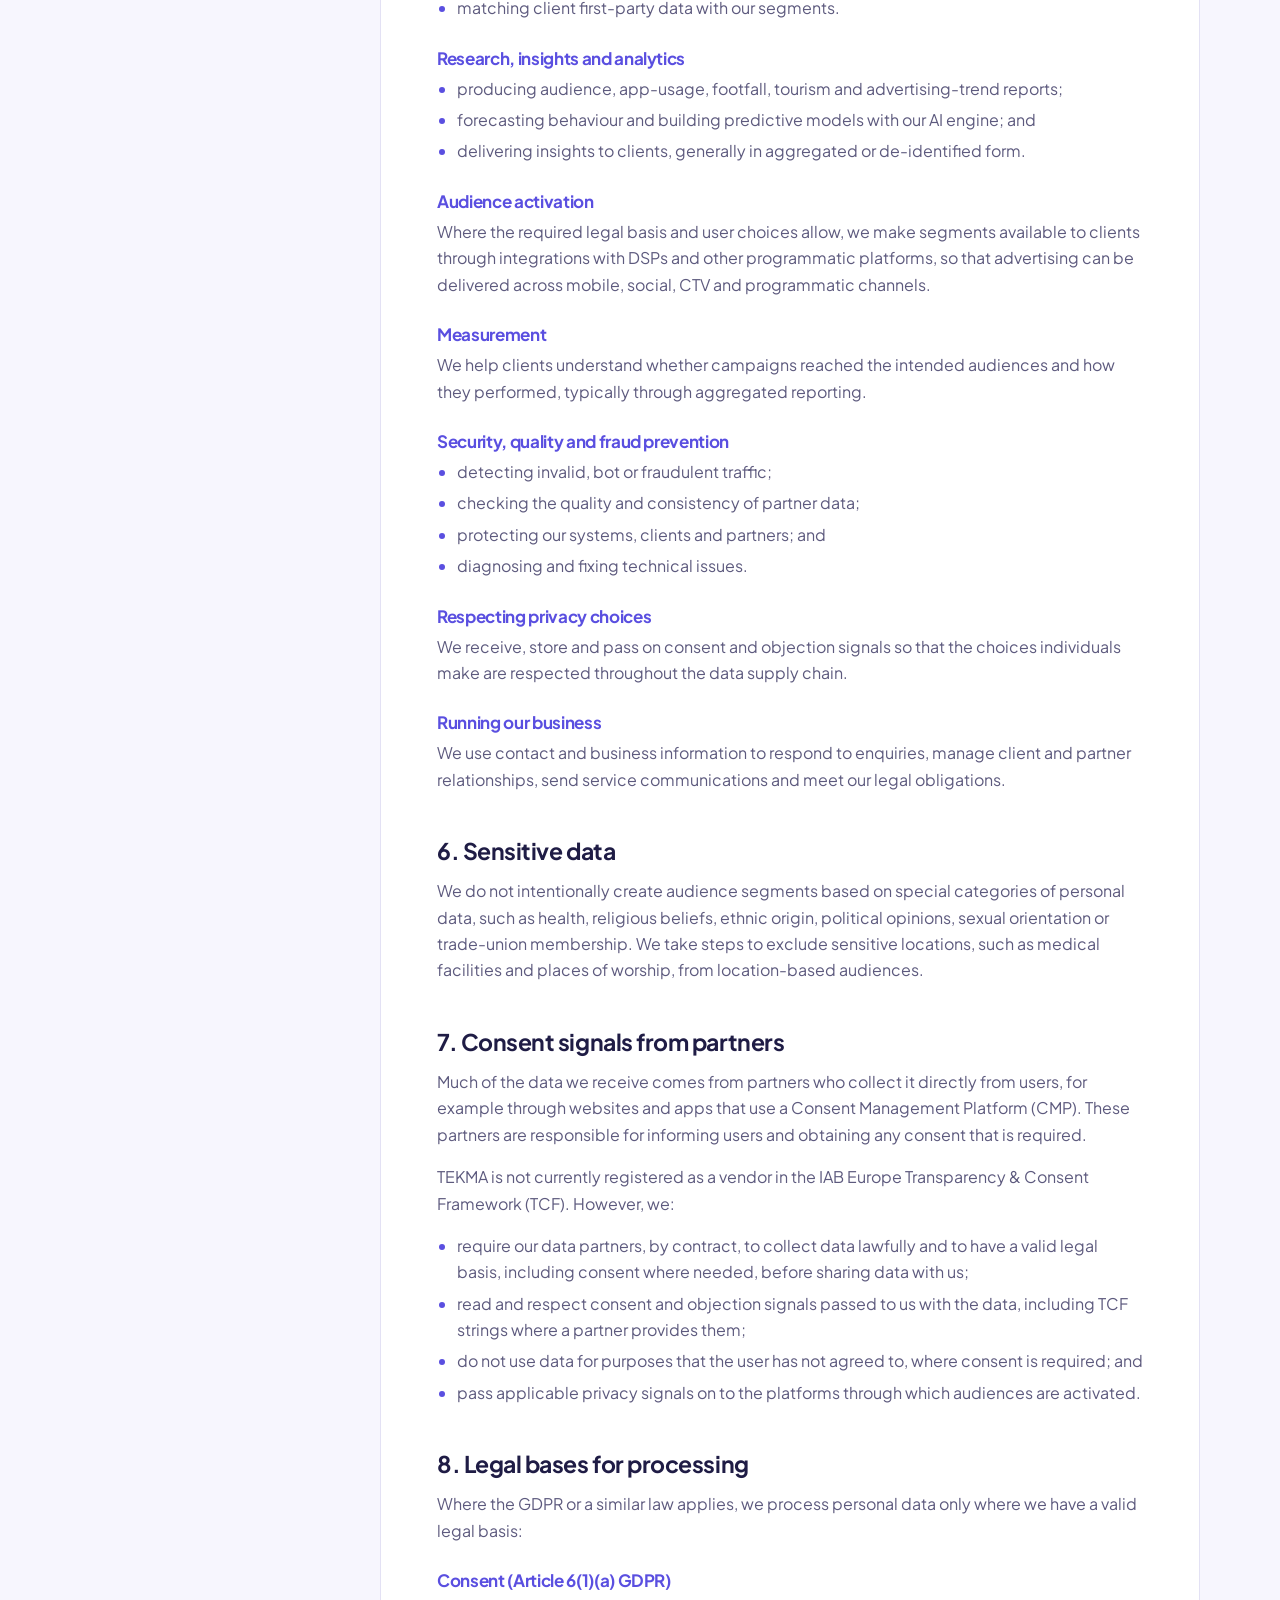
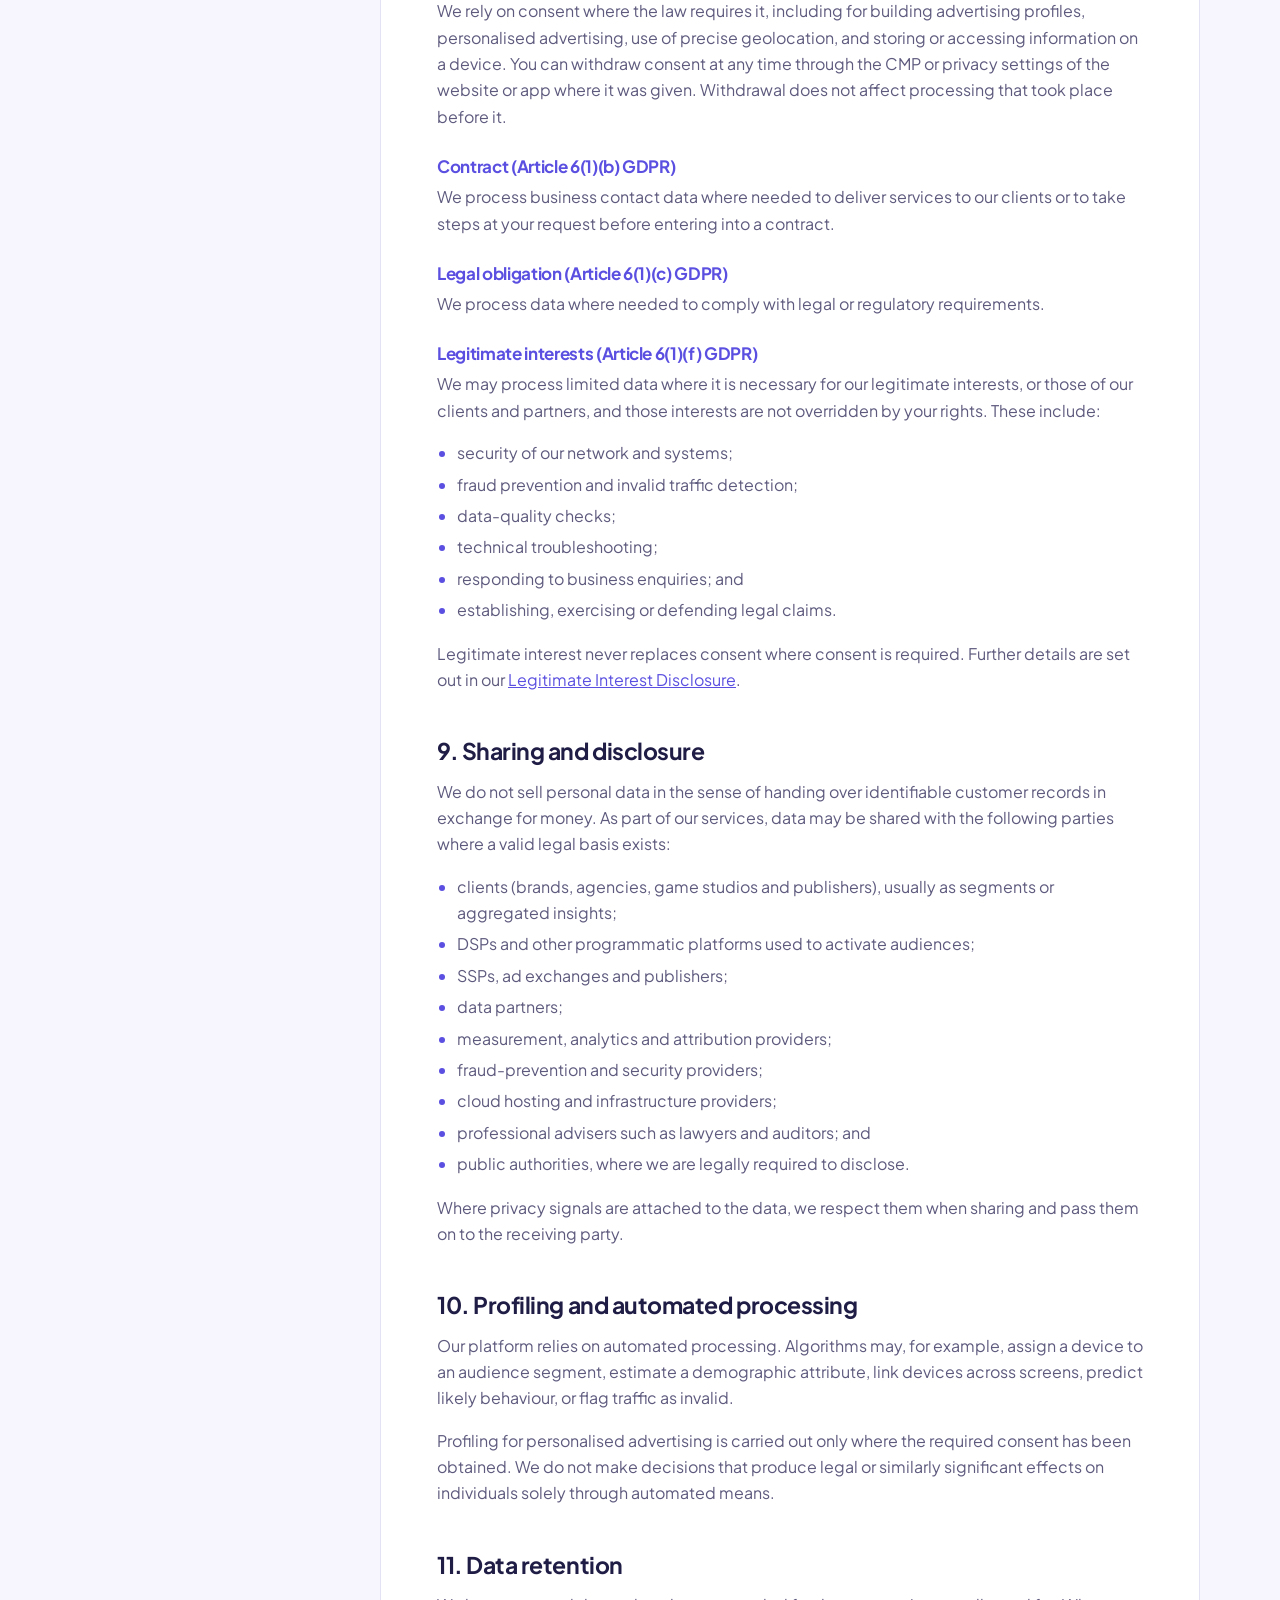
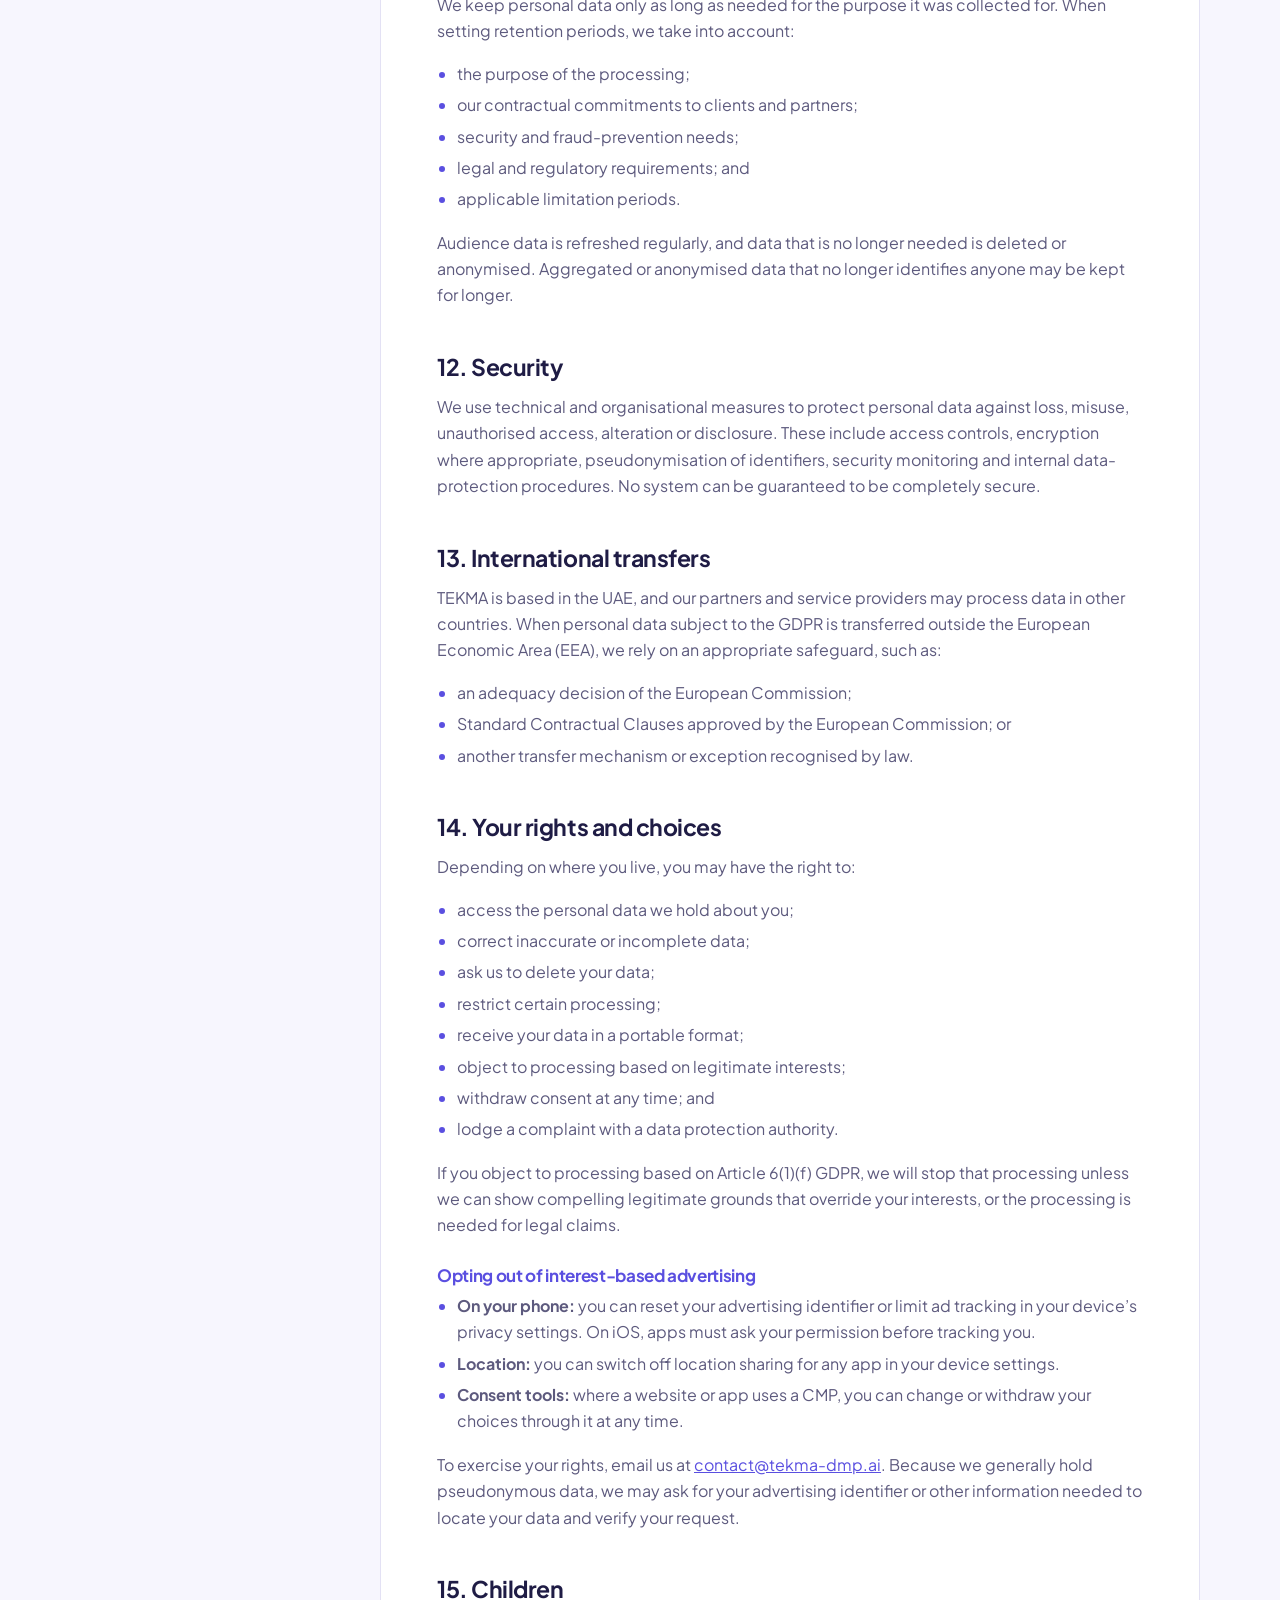
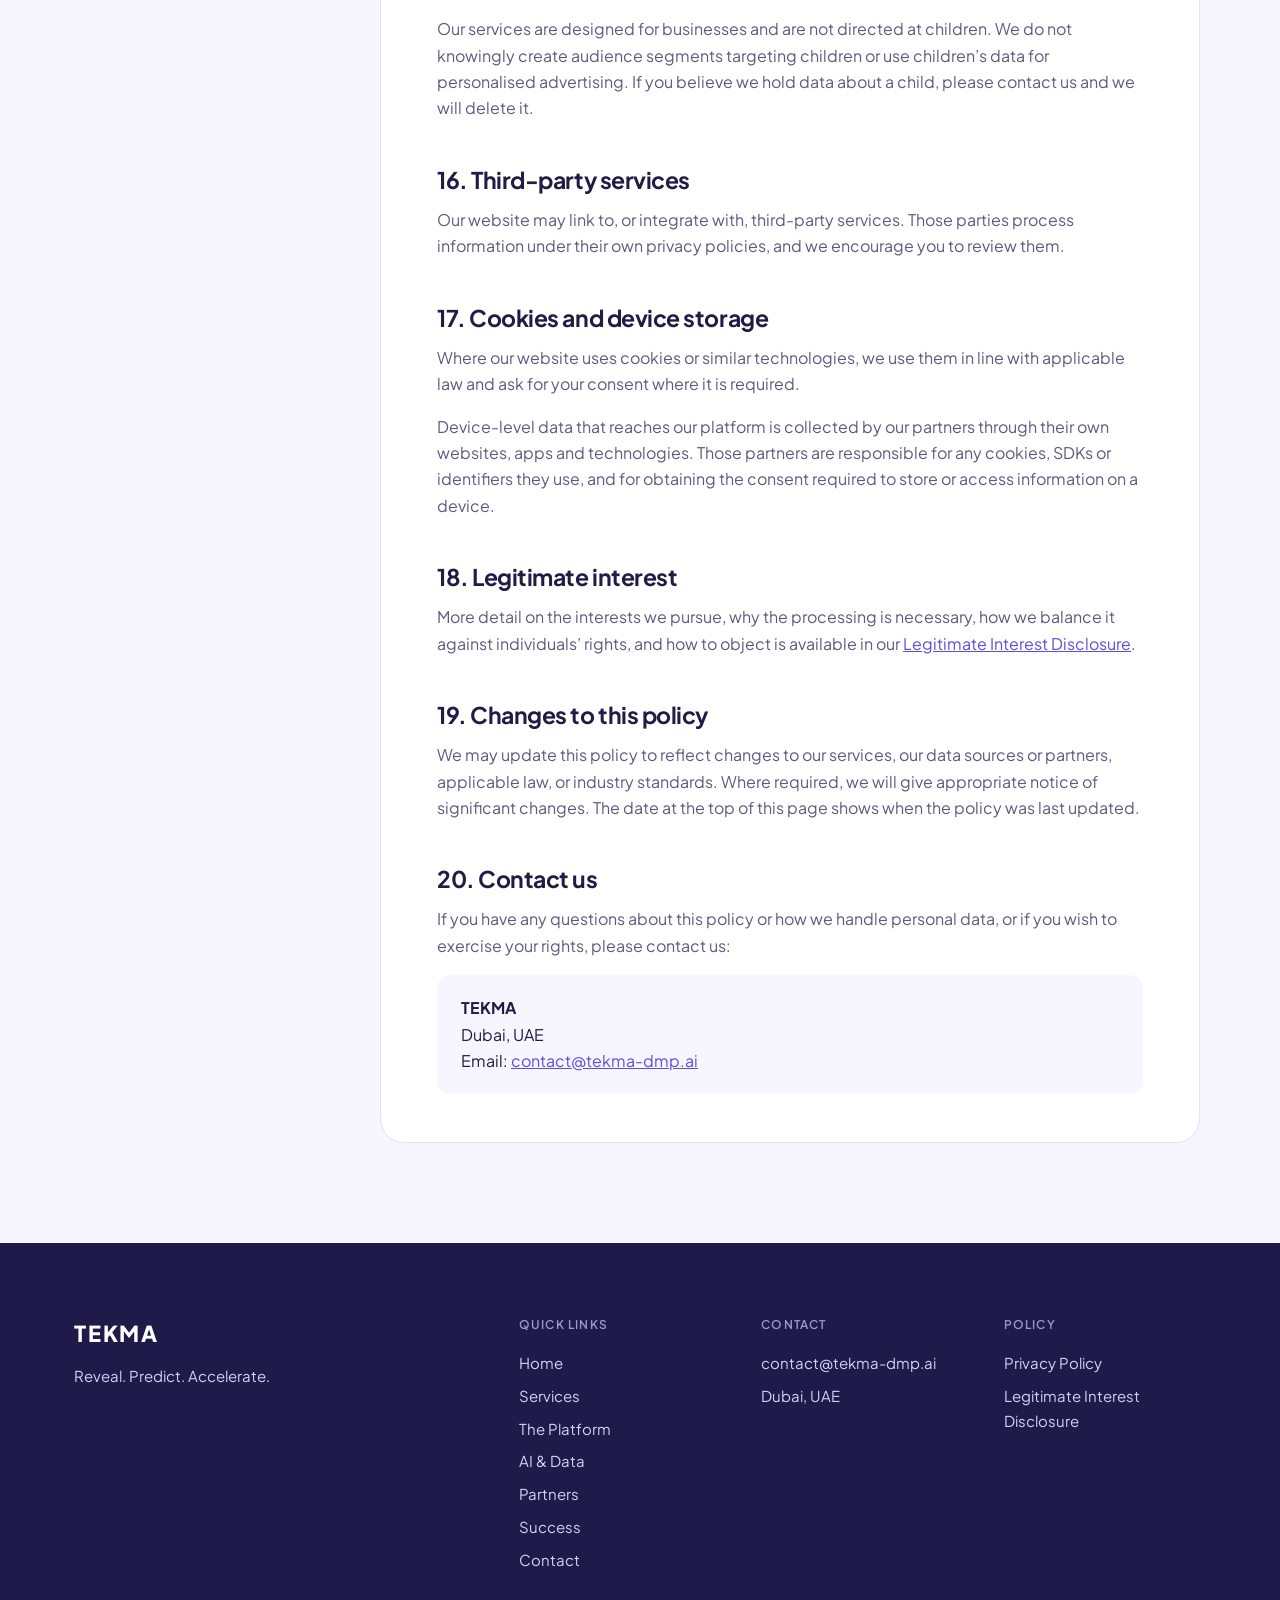
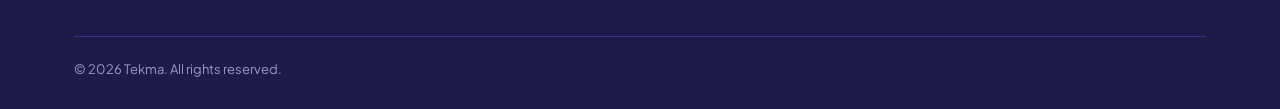
<file: pp/index.html>
<!DOCTYPE html>
<html lang="en">
<head>
  <meta charset="UTF-8">
  <meta name="viewport" content="width=device-width, initial-scale=1">
  <title>Privacy Policy | TEKMA</title>
  <meta name="description" content="How TEKMA collects, receives, uses and protects personal data across its data platform, audience segments and programmatic activation services.">
  <link rel="preconnect" href="https://fonts.googleapis.com">
  <link rel="preconnect" href="https://fonts.gstatic.com" crossorigin>
  <link href="https://fonts.googleapis.com/css2?family=Plus+Jakarta+Sans:wght@400;500;600;700;800&display=swap" rel="stylesheet">
  <link rel="stylesheet" href="../styles.css">
</head>
<body>
  <a class="skip" href="#main">Skip to Main Content</a>

  <header class="site-header">
    <div class="wrap">
      <a class="logo" href="index.html">TEKMA</a>
      <button class="menu-toggle" aria-expanded="false" aria-controls="nav">Menu</button>
      <nav class="nav" id="nav">
        <a href="/index.html">Home</a>
        <a href="/index.html#services">Services</a>
        <a href="/index.html#platform">The Platform</a>
        <a href="/index.html#ai-data">AI &amp; Data</a>
        <a href="/index.html#partners">Partners</a>
        <a href="/index.html#success">Success</a>
        <a href="/about.html">About</a>
        <a class="btn btn-sm" href="/contact.html">Contact</a>
      </nav>
    </div>
  </header>

  <main id="main">
    <section class="page-hero legal-hero">
      <div class="wrap">
        <span class="label">Legal</span>
        <h1>Privacy Policy</h1>
        <p class="updated">Last updated: October 13, 2026</p>
      </div>
    </section>

    <div class="wrap legal-layout">
      <nav class="toc" aria-label="On this page">
        <strong>On this page</strong>
        <ol>
          <li><a href="#who-we-are">Who we are</a></li>
          <li><a href="#scope">Scope of this policy</a></li>
          <li><a href="#roles">Our role</a></li>
          <li><a href="#data">Data we collect and receive</a></li>
          <li><a href="#use">How we use data</a></li>
          <li><a href="#sensitive">Sensitive data</a></li>
          <li><a href="#consent-signals">Consent signals</a></li>
          <li><a href="#legal-bases">Legal bases</a></li>
          <li><a href="#sharing">Sharing and disclosure</a></li>
          <li><a href="#profiling">Profiling and automation</a></li>
          <li><a href="#retention">Data retention</a></li>
          <li><a href="#security">Security</a></li>
          <li><a href="#transfers">International transfers</a></li>
          <li><a href="#rights">Your rights and choices</a></li>
          <li><a href="#children">Children</a></li>
          <li><a href="#third-parties">Third-party services</a></li>
          <li><a href="#device-storage">Cookies and device storage</a></li>
          <li><a href="#li">Legitimate interest</a></li>
          <li><a href="#changes">Changes to this policy</a></li>
          <li><a href="#contact">Contact us</a></li>
        </ol>
      </nav>

      <article class="legal">
        <h2 id="who-we-are">1. Who we are</h2>
        <p>TEKMA (“TEKMA”, “we”, “us” or “our”) is a Data Management Platform (DMP) based in Dubai, UAE. We help brands, agencies, game studios and publishers understand and reach their audiences by combining mobile, online and location signals into privacy-safe audience segments, and by activating those segments through leading programmatic platforms.</p>
        <p>We take the protection of personal data seriously. This Privacy Policy describes what data we handle, why we handle it, who we share it with, and the choices and rights available to you.</p>

        <h2 id="scope">2. Scope of this policy</h2>
        <p>This policy applies to personal data processed in connection with:</p>
        <ul>
          <li>our website, including the contact form;</li>
          <li>the TEKMA Data Marketing (DM) platform and our device graph;</li>
          <li>the creation, enrichment and activation of audience segments;</li>
          <li>our research and insight services, including customer research, app and user analysis, point-of-interest and footfall analysis, tourist traffic research and mobile advertising trends; and</li>
          <li>our business relationships with clients, data partners, DSPs, SSPs and other technology partners.</li>
        </ul>
        <p>Exactly which data we process depends on the service involved, the source of the data, applicable law and the privacy choices made by the individual.</p>

        <h2 id="roles">3. Our role</h2>
        <p>Depending on the activity, TEKMA may act as a controller, joint controller or processor.</p>
        <h3>TEKMA as a controller</h3>
        <p>When we build and maintain our own audience segments and device graph from data received from our data partners, we decide how and why that data is processed and act as a controller. We also act as a controller for data you send us directly, for example through our contact form.</p>
        <h3>TEKMA as a processor</h3>
        <p>When a client uploads its own first-party data to the platform so we can segment, enrich, analyse or activate it on the client’s behalf, we generally act as a processor. In that case we follow the client’s documented instructions, and the client is responsible for having a valid legal basis and for informing its users.</p>

        <h2 id="data">4. Data we collect and receive</h2>
        <h3>A. Information you give us</h3>
        <p>When you contact us or work with us, we may collect:</p>
        <ul>
          <li>first and last name;</li>
          <li>email address and phone number;</li>
          <li>company name, job title and business details;</li>
          <li>the content of your message and any follow-up correspondence; and</li>
          <li>any other information you choose to share with us.</li>
        </ul>
        <h3>B. Device and technical data from partners</h3>
        <p>We receive data from data partners, publishers, SSPs, ad exchanges, measurement providers and other authorised technology partners. This may include:</p>
        <ul>
          <li>mobile advertising identifiers (such as IDFA on iOS and the Android advertising ID), where available and permitted;</li>
          <li>IP address;</li>
          <li>device type, model, operating system and version;</li>
          <li>browser type, language and time-zone settings;</li>
          <li>network and connection type;</li>
          <li>timestamps; and</li>
          <li>consent, objection and other privacy signals, including signals passed through Consent Management Platforms (CMPs).</li>
        </ul>
        <h3>C. Location data</h3>
        <ul>
          <li><strong>Approximate location</strong>, such as country or city, inferred from an IP address.</li>
          <li><strong>Precise geolocation</strong>, received from partners only where the individual has given the consent required by applicable law, as confirmed by the partner supplying the data.</li>
        </ul>
        <p>We use location data to understand visitation patterns, catchment areas and tourist flows, and to build location-based audiences. Footfall and tourism insights are delivered to clients in aggregated form.</p>
        <h3>D. Derived and inferred data</h3>
        <p>From the data above, our platform may generate:</p>
        <ul>
          <li>audience segment membership (for example, an interest, lifestyle or behavioural category);</li>
          <li>estimated demographic attributes such as an age range or gender;</li>
          <li>links between devices believed to belong to the same user or household (cross-device recognition); and</li>
          <li>recency and frequency indicators at segment level.</li>
        </ul>
        <h3>E. Client first-party data</h3>
        <p>Clients may upload their own data, such as hashed email addresses, advertising identifiers or customer lists, so that we can match, enrich and activate it. We process this data as described in section 3.</p>
        <h3>F. Website data and cookies</h3>
        <p>When you visit our website, we may collect technical information such as your IP address, browser type and the pages you view. Where we use cookies or similar technologies that are not strictly necessary, we do so only with your consent where the law requires it.</p>

        <h2 id="use">5. How we use data</h2>
        <h3>Building and maintaining audiences</h3>
        <ul>
          <li>creating, enriching and updating audience segments;</li>
          <li>maintaining our device graph and cross-device recognition; and</li>
          <li>matching client first-party data with our segments.</li>
        </ul>
        <h3>Research, insights and analytics</h3>
        <ul>
          <li>producing audience, app-usage, footfall, tourism and advertising-trend reports;</li>
          <li>forecasting behaviour and building predictive models with our AI engine; and</li>
          <li>delivering insights to clients, generally in aggregated or de-identified form.</li>
        </ul>
        <h3>Audience activation</h3>
        <p>Where the required legal basis and user choices allow, we make segments available to clients through integrations with DSPs and other programmatic platforms, so that advertising can be delivered across mobile, social, CTV and programmatic channels.</p>
        <h3>Measurement</h3>
        <p>We help clients understand whether campaigns reached the intended audiences and how they performed, typically through aggregated reporting.</p>
        <h3>Security, quality and fraud prevention</h3>
        <ul>
          <li>detecting invalid, bot or fraudulent traffic;</li>
          <li>checking the quality and consistency of partner data;</li>
          <li>protecting our systems, clients and partners; and</li>
          <li>diagnosing and fixing technical issues.</li>
        </ul>
        <h3>Respecting privacy choices</h3>
        <p>We receive, store and pass on consent and objection signals so that the choices individuals make are respected throughout the data supply chain.</p>
        <h3>Running our business</h3>
        <p>We use contact and business information to respond to enquiries, manage client and partner relationships, send service communications and meet our legal obligations.</p>

        <h2 id="sensitive">6. Sensitive data</h2>
        <p>We do not intentionally create audience segments based on special categories of personal data, such as health, religious beliefs, ethnic origin, political opinions, sexual orientation or trade-union membership. We take steps to exclude sensitive locations, such as medical facilities and places of worship, from location-based audiences.</p>

        <h2 id="consent-signals">7. Consent signals from partners</h2>
        <p>Much of the data we receive comes from partners who collect it directly from users, for example through websites and apps that use a Consent Management Platform (CMP). These partners are responsible for informing users and obtaining any consent that is required.</p>
        <p>TEKMA is not currently registered as a vendor in the IAB Europe Transparency &amp; Consent Framework (TCF). However, we:</p>
        <ul>
          <li>require our data partners, by contract, to collect data lawfully and to have a valid legal basis, including consent where needed, before sharing data with us;</li>
          <li>read and respect consent and objection signals passed to us with the data, including TCF strings where a partner provides them;</li>
          <li>do not use data for purposes that the user has not agreed to, where consent is required; and</li>
          <li>pass applicable privacy signals on to the platforms through which audiences are activated.</li>
        </ul>

        <h2 id="legal-bases">8. Legal bases for processing</h2>
        <p>Where the GDPR or a similar law applies, we process personal data only where we have a valid legal basis:</p>
        <h3>Consent (Article 6(1)(a) GDPR)</h3>
        <p>We rely on consent where the law requires it, including for building advertising profiles, personalised advertising, use of precise geolocation, and storing or accessing information on a device. You can withdraw consent at any time through the CMP or privacy settings of the website or app where it was given. Withdrawal does not affect processing that took place before it.</p>
        <h3>Contract (Article 6(1)(b) GDPR)</h3>
        <p>We process business contact data where needed to deliver services to our clients or to take steps at your request before entering into a contract.</p>
        <h3>Legal obligation (Article 6(1)(c) GDPR)</h3>
        <p>We process data where needed to comply with legal or regulatory requirements.</p>
        <h3>Legitimate interests (Article 6(1)(f) GDPR)</h3>
        <p>We may process limited data where it is necessary for our legitimate interests, or those of our clients and partners, and those interests are not overridden by your rights. These include:</p>
        <ul>
          <li>security of our network and systems;</li>
          <li>fraud prevention and invalid traffic detection;</li>
          <li>data-quality checks;</li>
          <li>technical troubleshooting;</li>
          <li>responding to business enquiries; and</li>
          <li>establishing, exercising or defending legal claims.</li>
        </ul>
        <p>Legitimate interest never replaces consent where consent is required. Further details are set out in our <a href="legitimate-interest.html">Legitimate Interest Disclosure</a>.</p>

        <h2 id="sharing">9. Sharing and disclosure</h2>
        <p>We do not sell personal data in the sense of handing over identifiable customer records in exchange for money. As part of our services, data may be shared with the following parties where a valid legal basis exists:</p>
        <ul>
          <li>clients (brands, agencies, game studios and publishers), usually as segments or aggregated insights;</li>
          <li>DSPs and other programmatic platforms used to activate audiences;</li>
          <li>SSPs, ad exchanges and publishers;</li>
          <li>data partners;</li>
          <li>measurement, analytics and attribution providers;</li>
          <li>fraud-prevention and security providers;</li>
          <li>cloud hosting and infrastructure providers;</li>
          <li>professional advisers such as lawyers and auditors; and</li>
          <li>public authorities, where we are legally required to disclose.</li>
        </ul>
        <p>Where privacy signals are attached to the data, we respect them when sharing and pass them on to the receiving party.</p>

        <h2 id="profiling">10. Profiling and automated processing</h2>
        <p>Our platform relies on automated processing. Algorithms may, for example, assign a device to an audience segment, estimate a demographic attribute, link devices across screens, predict likely behaviour, or flag traffic as invalid.</p>
        <p>Profiling for personalised advertising is carried out only where the required consent has been obtained. We do not make decisions that produce legal or similarly significant effects on individuals solely through automated means.</p>

        <h2 id="retention">11. Data retention</h2>
        <p>We keep personal data only as long as needed for the purpose it was collected for. When setting retention periods, we take into account:</p>
        <ul>
          <li>the purpose of the processing;</li>
          <li>our contractual commitments to clients and partners;</li>
          <li>security and fraud-prevention needs;</li>
          <li>legal and regulatory requirements; and</li>
          <li>applicable limitation periods.</li>
        </ul>
        <p>Audience data is refreshed regularly, and data that is no longer needed is deleted or anonymised. Aggregated or anonymised data that no longer identifies anyone may be kept for longer.</p>

        <h2 id="security">12. Security</h2>
        <p>We use technical and organisational measures to protect personal data against loss, misuse, unauthorised access, alteration or disclosure. These include access controls, encryption where appropriate, pseudonymisation of identifiers, security monitoring and internal data-protection procedures. No system can be guaranteed to be completely secure.</p>

        <h2 id="transfers">13. International transfers</h2>
        <p>TEKMA is based in the UAE, and our partners and service providers may process data in other countries. When personal data subject to the GDPR is transferred outside the European Economic Area (EEA), we rely on an appropriate safeguard, such as:</p>
        <ul>
          <li>an adequacy decision of the European Commission;</li>
          <li>Standard Contractual Clauses approved by the European Commission; or</li>
          <li>another transfer mechanism or exception recognised by law.</li>
        </ul>

        <h2 id="rights">14. Your rights and choices</h2>
        <p>Depending on where you live, you may have the right to:</p>
        <ul>
          <li>access the personal data we hold about you;</li>
          <li>correct inaccurate or incomplete data;</li>
          <li>ask us to delete your data;</li>
          <li>restrict certain processing;</li>
          <li>receive your data in a portable format;</li>
          <li>object to processing based on legitimate interests;</li>
          <li>withdraw consent at any time; and</li>
          <li>lodge a complaint with a data protection authority.</li>
        </ul>
        <p>If you object to processing based on Article 6(1)(f) GDPR, we will stop that processing unless we can show compelling legitimate grounds that override your interests, or the processing is needed for legal claims.</p>
        <h3>Opting out of interest-based advertising</h3>
        <ul>
          <li><strong>On your phone:</strong> you can reset your advertising identifier or limit ad tracking in your device’s privacy settings. On iOS, apps must ask your permission before tracking you.</li>
          <li><strong>Location:</strong> you can switch off location sharing for any app in your device settings.</li>
          <li><strong>Consent tools:</strong> where a website or app uses a CMP, you can change or withdraw your choices through it at any time.</li>
        </ul>
        <p>To exercise your rights, email us at <a href="mailto:contact@tekma-dmp.ai">contact@tekma-dmp.ai</a>. Because we generally hold pseudonymous data, we may ask for your advertising identifier or other information needed to locate your data and verify your request.</p>

        <h2 id="children">15. Children</h2>
        <p>Our services are designed for businesses and are not directed at children. We do not knowingly create audience segments targeting children or use children’s data for personalised advertising. If you believe we hold data about a child, please contact us and we will delete it.</p>

        <h2 id="third-parties">16. Third-party services</h2>
        <p>Our website may link to, or integrate with, third-party services. Those parties process information under their own privacy policies, and we encourage you to review them.</p>

        <h2 id="device-storage">17. Cookies and device storage</h2>
        <p>Where our website uses cookies or similar technologies, we use them in line with applicable law and ask for your consent where it is required.</p>
        <p>Device-level data that reaches our platform is collected by our partners through their own websites, apps and technologies. Those partners are responsible for any cookies, SDKs or identifiers they use, and for obtaining the consent required to store or access information on a device.</p>

        <h2 id="li">18. Legitimate interest</h2>
        <p>More detail on the interests we pursue, why the processing is necessary, how we balance it against individuals’ rights, and how to object is available in our <a href="/legitimate-interest.html">Legitimate Interest Disclosure</a>.</p>

        <h2 id="changes">19. Changes to this policy</h2>
        <p>We may update this policy to reflect changes to our services, our data sources or partners, applicable law, or industry standards. Where required, we will give appropriate notice of significant changes. The date at the top of this page shows when the policy was last updated.</p>

        <h2 id="contact">20. Contact us</h2>
        <p>If you have any questions about this policy or how we handle personal data, or if you wish to exercise your rights, please contact us:</p>
        <div class="contact-card">
          <p><strong>TEKMA</strong></p>
          <p>Dubai, UAE</p>
          <p>Email: <a href="mailto:contact@tekma-dmp.ai">contact@tekma-dmp.ai</a></p>
        </div>
      </article>
    </div>
  </main>

  <footer class="site-footer">
    <div class="wrap">
      <div class="footer-grid">
        <div>
          <a class="logo" href="index.html">TEKMA</a>
          <p class="tagline">Reveal. Predict. Accelerate.</p>
        </div>
        <div>
          <h4>QUICK LINKS</h4>
          <ul>
            <li><a href="/index.html">Home</a></li>
            <li><a href="/index.html#services">Services</a></li>
            <li><a href="/index.html#platform">The Platform</a></li>
            <li><a href="/index.html#ai-data">AI &amp; Data</a></li>
            <li><a href="/index.html#partners">Partners</a></li>
            <li><a href="/index.html#success">Success</a></li>
            <li><a href="/contact.html">Contact</a></li>
          </ul>
        </div>
        <div>
          <h4>CONTACT</h4>
          <ul>
            <li><a href="mailto:contact@tekma-dmp.ai">contact@tekma-dmp.ai</a></li>
            <li>Dubai, UAE</li>
          </ul>
        </div>
        <div>
          <h4>POLICY</h4>
          <ul>
            <li><a href="/privacy-policy.html">Privacy Policy</a></li>
            <li><a href="/legitimate-interest.html">Legitimate Interest Disclosure</a></li>
          </ul>
        </div>
      </div>
      <div class="footer-bottom">© 2026 Tekma. All rights reserved.</div>
    </div>
  </footer>

  <script src="../main.js"></script>
</body>
</html>
</file>
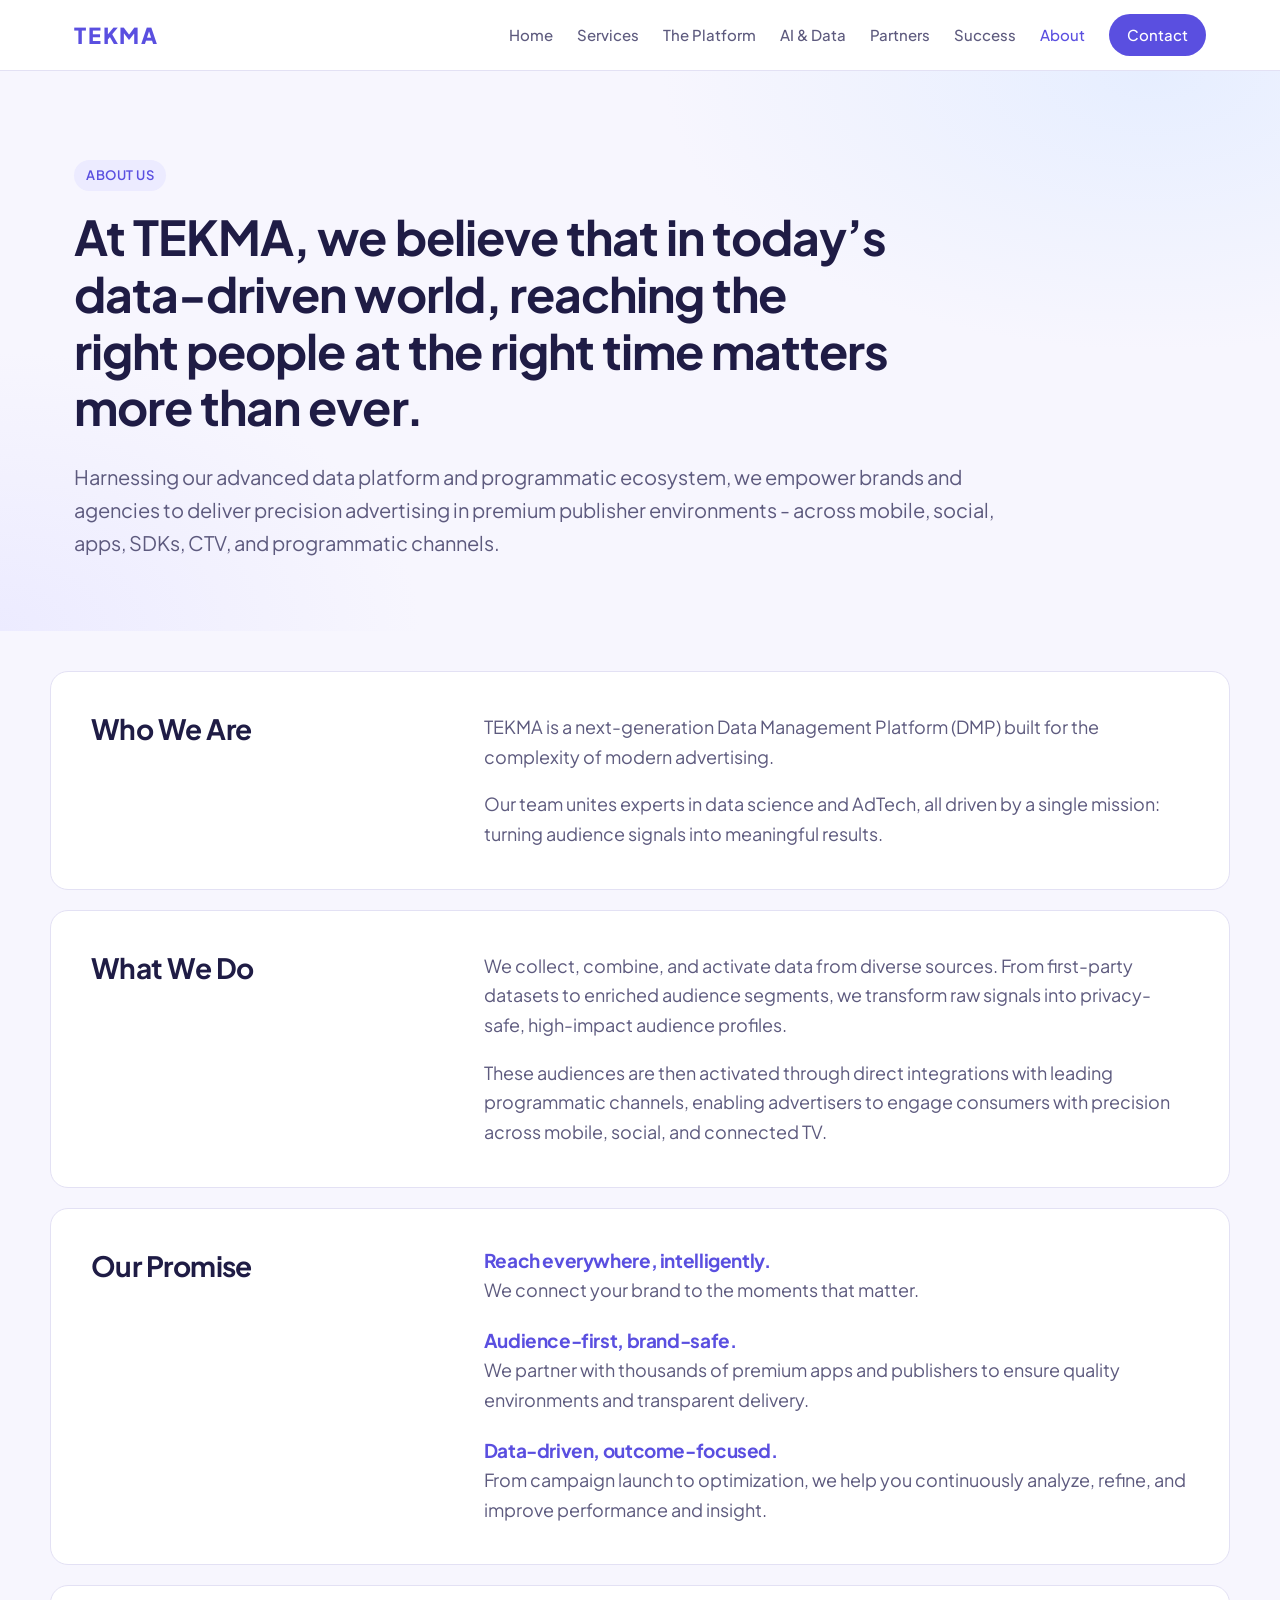
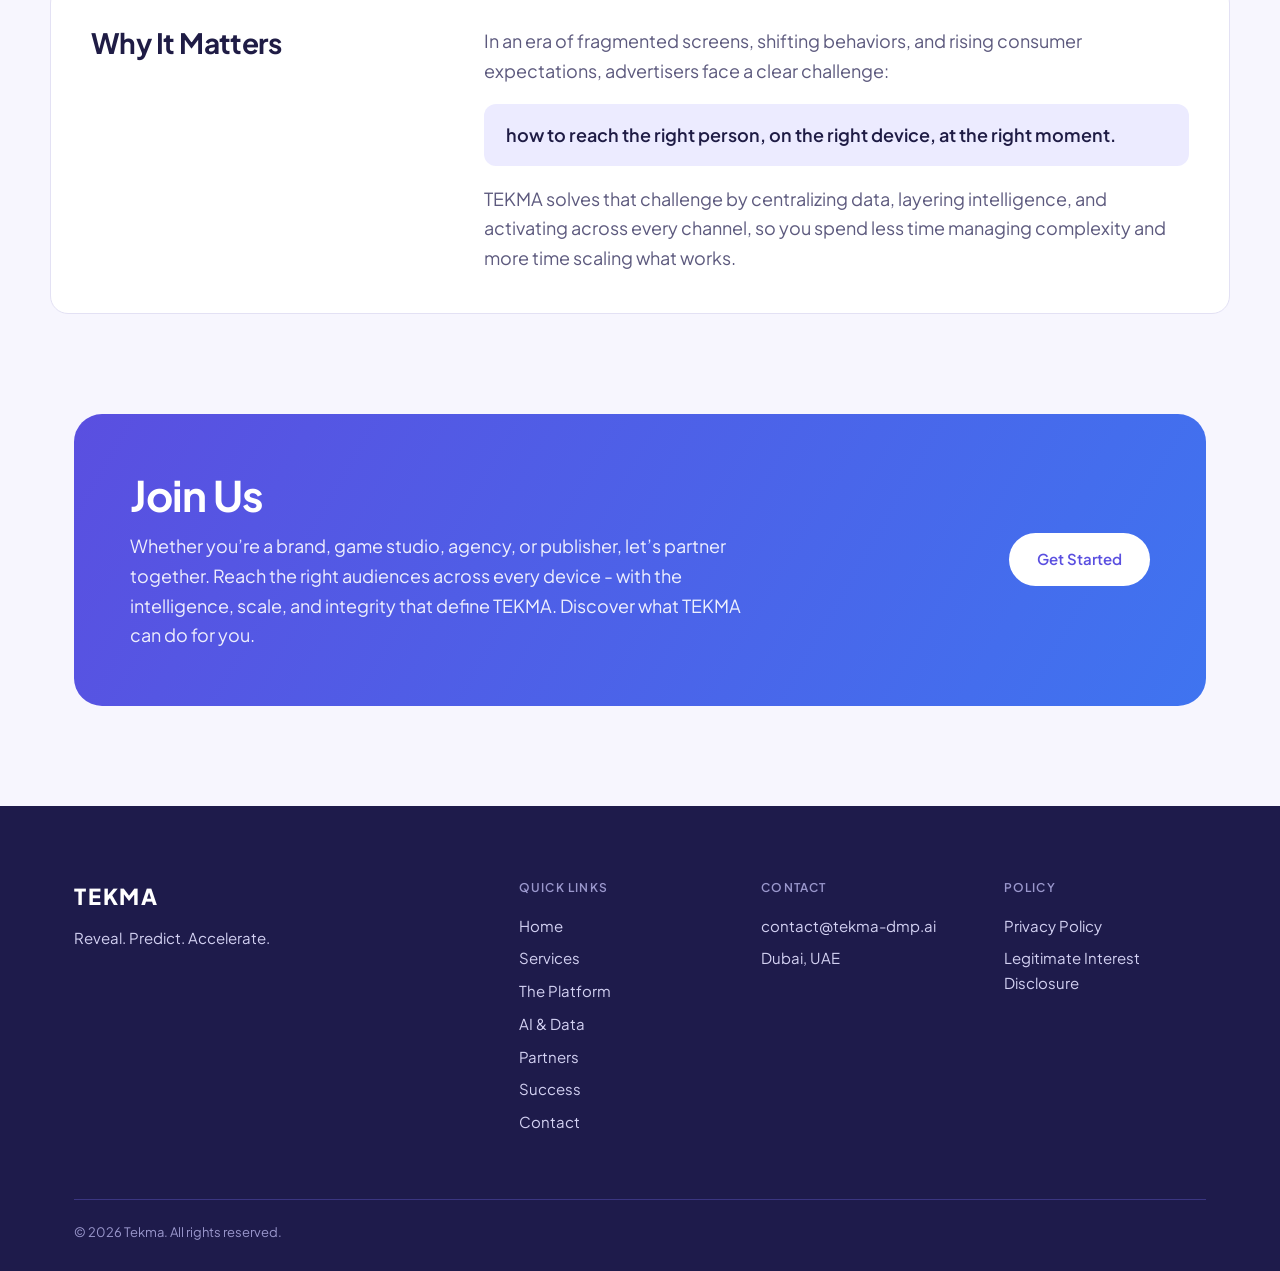
<file: about.html>
<!DOCTYPE html>
<html lang="en">
<head>
  <meta charset="UTF-8">
  <meta name="viewport" content="width=device-width, initial-scale=1">
  <title>About | TEKMA</title>
  <meta name="description" content="TEKMA is a next-generation Data Management Platform (DMP) built for the complexity of modern advertising.">
  <link rel="preconnect" href="https://fonts.googleapis.com">
  <link rel="preconnect" href="https://fonts.gstatic.com" crossorigin>
  <link href="https://fonts.googleapis.com/css2?family=Plus+Jakarta+Sans:wght@400;500;600;700;800&display=swap" rel="stylesheet">
  <link rel="stylesheet" href="styles.css">
</head>
<body>
  <a class="skip" href="#main">Skip to Main Content</a>

  <header class="site-header">
    <div class="wrap">
      <a class="logo" href="index.html">TEKMA</a>
      <button class="menu-toggle" aria-expanded="false" aria-controls="nav">Menu</button>
      <nav class="nav" id="nav">
        <a href="index.html">Home</a>
        <a href="index.html#services">Services</a>
        <a href="index.html#platform">The Platform</a>
        <a href="index.html#ai-data">AI &amp; Data</a>
        <a href="index.html#partners">Partners</a>
        <a href="index.html#success">Success</a>
        <a href="about.html" aria-current="page">About</a>
        <a class="btn btn-sm" href="contact.html">Contact</a>
      </nav>
    </div>
  </header>

  <main id="main">
    <section class="page-hero">
      <div class="wrap">
        <span class="label">About Us</span>
        <h1>At TEKMA, we believe that in today’s data-driven world, reaching the right people at the right time matters more than ever.</h1>
        <p class="lead">Harnessing our advanced data platform and programmatic ecosystem, we empower brands and agencies to deliver precision advertising in premium publisher environments - across mobile, social, apps, SDKs, CTV, and programmatic channels.</p>
      </div>
    </section>

    <div class="wrap about-body">
      <section class="split">
        <h2>Who We Are</h2>
        <div>
          <p>TEKMA is a next-generation Data Management Platform (DMP) built for the complexity of modern advertising.</p>
          <p>Our team unites experts in data science and AdTech, all driven by a single mission: turning audience signals into meaningful results.</p>
        </div>
      </section>

      <section class="split">
        <h2>What We Do</h2>
        <div>
          <p>We collect, combine, and activate data from diverse sources. From first-party datasets to enriched audience segments, we transform raw signals into privacy-safe, high-impact audience profiles.</p>
          <p>These audiences are then activated through direct integrations with leading programmatic channels, enabling advertisers to engage consumers with precision across mobile, social, and connected TV.</p>
        </div>
      </section>

      <section class="split">
        <h2>Our Promise</h2>
        <div class="promise">
          <div>
            <h3>Reach everywhere, intelligently.</h3>
            <p>We connect your brand to the moments that matter.</p>
          </div>
          <div>
            <h3>Audience-first, brand-safe.</h3>
            <p>We partner with thousands of premium apps and publishers to ensure quality environments and transparent delivery.</p>
          </div>
          <div>
            <h3>Data-driven, outcome-focused.</h3>
            <p>From campaign launch to optimization, we help you continuously analyze, refine, and improve performance and insight.</p>
          </div>
        </div>
      </section>

      <section class="split">
        <h2>Why It Matters</h2>
        <div>
          <p>In an era of fragmented screens, shifting behaviors, and rising consumer expectations, advertisers face a clear challenge:</p>
          <p class="quote-block">how to reach the right person, on the right device, at the right moment.</p>
          <p>TEKMA solves that challenge by centralizing data, layering intelligence, and activating across every channel, so you spend less time managing complexity and more time scaling what works.</p>
        </div>
      </section>
    </div>

    <section class="cta">
      <div class="wrap">
        <div class="cta-box">
        <div>
          <h2>Join Us</h2>
          <p>Whether you’re a brand, game studio, agency, or publisher, let’s partner together. Reach the right audiences across every device - with the intelligence, scale, and integrity that define TEKMA. Discover what TEKMA can do for you.</p>
        </div>
        <a class="btn btn-light" href="contact.html">Get Started</a>
      </div>
      </div>
    </section>
  </main>

  <footer class="site-footer">
    <div class="wrap">
      <div class="footer-grid">
        <div>
          <a class="logo" href="index.html">TEKMA</a>
          <p class="tagline">Reveal. Predict. Accelerate.</p>
        </div>
        <div>
          <h4>QUICK LINKS</h4>
          <ul>
            <li><a href="index.html">Home</a></li>
            <li><a href="index.html#services">Services</a></li>
            <li><a href="index.html#platform">The Platform</a></li>
            <li><a href="index.html#ai-data">AI &amp; Data</a></li>
            <li><a href="index.html#partners">Partners</a></li>
            <li><a href="index.html#success">Success</a></li>
            <li><a href="contact.html">Contact</a></li>
          </ul>
        </div>
        <div>
          <h4>CONTACT</h4>
          <ul>
            <li><a href="mailto:contact@tekma-dmp.ai">contact@tekma-dmp.ai</a></li>
            <li>Dubai, UAE</li>
          </ul>
        </div>
        <div>
          <h4>POLICY</h4>
          <ul>
            <li><a href="privacy-policy.html">Privacy Policy</a></li>
            <li><a href="legitimate-interest.html">Legitimate Interest Disclosure</a></li>
          </ul>
        </div>
      </div>
      <div class="footer-bottom">© 2026 Tekma. All rights reserved.</div>
    </div>
  </footer>

  <script src="main.js"></script>
</body>
</html>
</file>
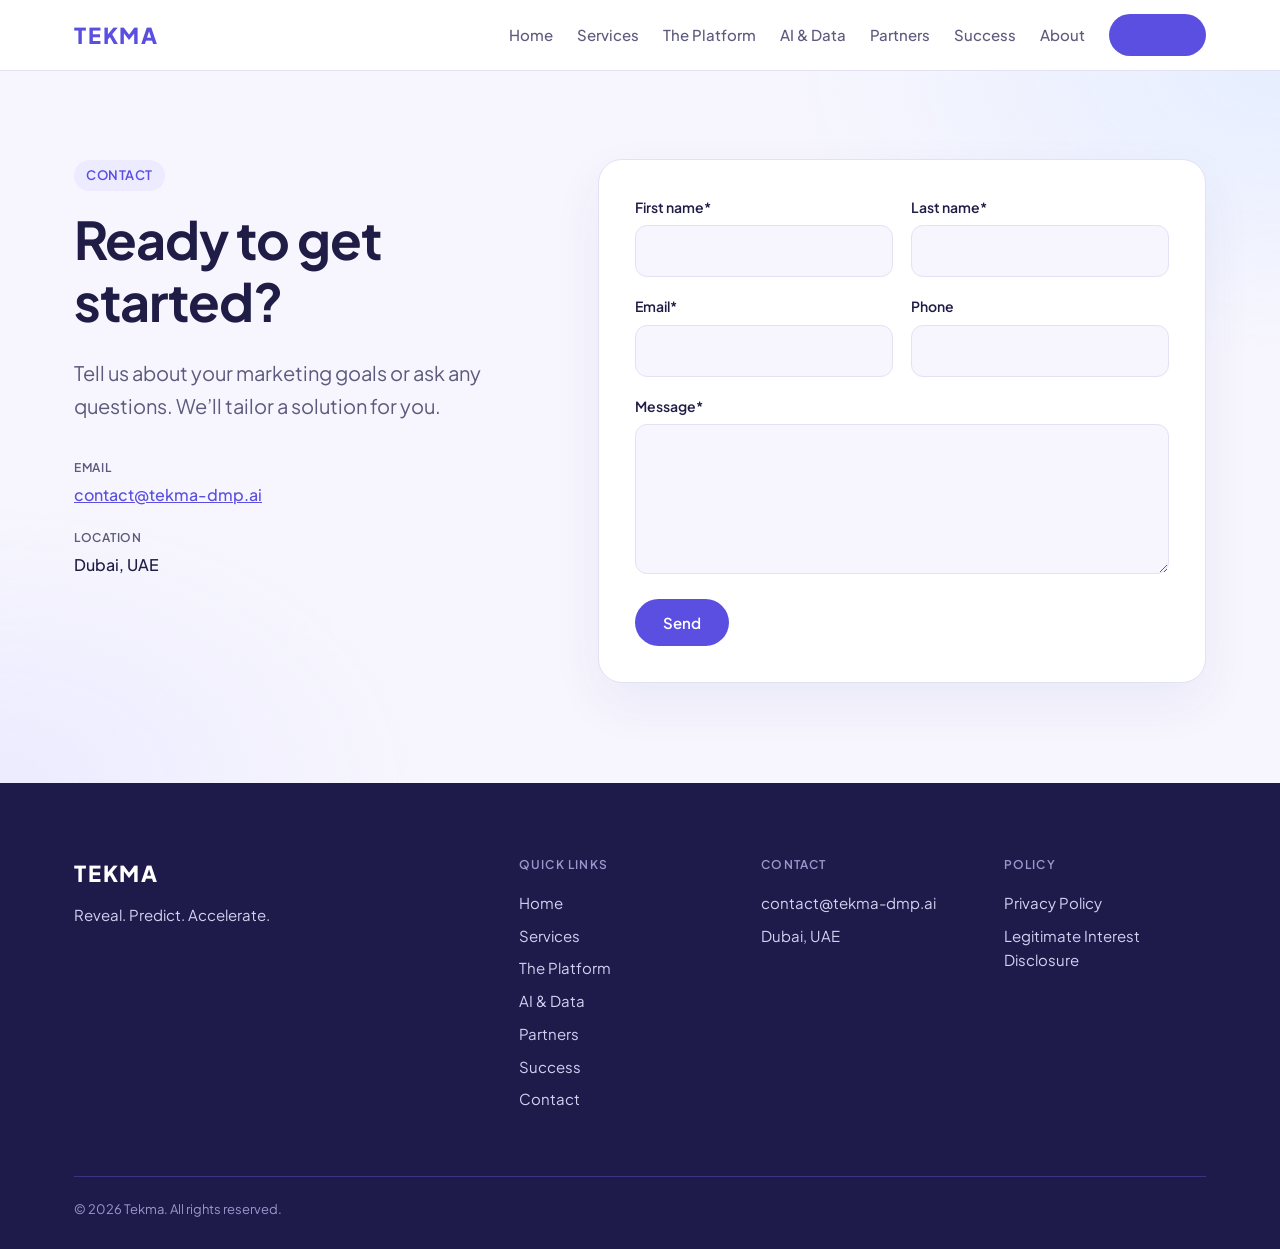
<file: contact.html>
<!DOCTYPE html>
<html lang="en">
<head>
  <meta charset="UTF-8">
  <meta name="viewport" content="width=device-width, initial-scale=1">
  <title>Contact | TEKMA</title>
  <meta name="description" content="Tell us about your marketing goals or ask any questions. We’ll tailor a solution for you.">
  <link rel="preconnect" href="https://fonts.googleapis.com">
  <link rel="preconnect" href="https://fonts.gstatic.com" crossorigin>
  <link href="https://fonts.googleapis.com/css2?family=Plus+Jakarta+Sans:wght@400;500;600;700;800&display=swap" rel="stylesheet">
  <link rel="stylesheet" href="styles.css">
</head>
<body>
  <a class="skip" href="#main">Skip to Main Content</a>

  <header class="site-header">
    <div class="wrap">
      <a class="logo" href="index.html">TEKMA</a>
      <button class="menu-toggle" aria-expanded="false" aria-controls="nav">Menu</button>
      <nav class="nav" id="nav">
        <a href="index.html">Home</a>
        <a href="index.html#services">Services</a>
        <a href="index.html#platform">The Platform</a>
        <a href="index.html#ai-data">AI &amp; Data</a>
        <a href="index.html#partners">Partners</a>
        <a href="index.html#success">Success</a>
        <a href="about.html">About</a>
        <a class="btn btn-sm" href="contact.html" aria-current="page">Contact</a>
      </nav>
    </div>
  </header>

  <main id="main" class="contact-wrap">
    <div class="wrap contact-grid">
      <div>
        <span class="label">Contact</span>
        <h1>Ready to get started?</h1>
        <p class="lead">Tell us about your marketing goals or ask any questions. We’ll tailor a solution for you.</p>
        <dl class="contact-info">
          <dt>Email</dt>
          <dd><a href="mailto:contact@tekma-dmp.ai">contact@tekma-dmp.ai</a></dd>
          <dt>Location</dt>
          <dd>Dubai, UAE</dd>
        </dl>
      </div>

      <form class="form" id="contact-form">
        <div class="row">
          <div class="field">
            <label for="first">First name*</label>
            <input id="first" name="first" type="text" required autocomplete="given-name">
          </div>
          <div class="field">
            <label for="last">Last name*</label>
            <input id="last" name="last" type="text" required autocomplete="family-name">
          </div>
        </div>
        <div class="row">
          <div class="field">
            <label for="email">Email*</label>
            <input id="email" name="email" type="email" required autocomplete="email">
          </div>
          <div class="field">
            <label for="phone">Phone</label>
            <input id="phone" name="phone" type="tel" autocomplete="tel">
          </div>
        </div>
        <div class="field">
          <label for="message">Message*</label>
          <textarea id="message" name="message" required></textarea>
        </div>
        <button class="btn" type="submit">Send</button>
      </form>
    </div>
  </main>

  <footer class="site-footer">
    <div class="wrap">
      <div class="footer-grid">
        <div>
          <a class="logo" href="index.html">TEKMA</a>
          <p class="tagline">Reveal. Predict. Accelerate.</p>
        </div>
        <div>
          <h4>QUICK LINKS</h4>
          <ul>
            <li><a href="index.html">Home</a></li>
            <li><a href="index.html#services">Services</a></li>
            <li><a href="index.html#platform">The Platform</a></li>
            <li><a href="index.html#ai-data">AI &amp; Data</a></li>
            <li><a href="index.html#partners">Partners</a></li>
            <li><a href="index.html#success">Success</a></li>
            <li><a href="contact.html">Contact</a></li>
          </ul>
        </div>
        <div>
          <h4>CONTACT</h4>
          <ul>
            <li><a href="mailto:contact@tekma-dmp.ai">contact@tekma-dmp.ai</a></li>
            <li>Dubai, UAE</li>
          </ul>
        </div>
        <div>
          <h4>POLICY</h4>
          <ul>
            <li><a href="privacy-policy.html">Privacy Policy</a></li>
            <li><a href="legitimate-interest.html">Legitimate Interest Disclosure</a></li>
          </ul>
        </div>
      </div>
      <div class="footer-bottom">© 2026 Tekma. All rights reserved.</div>
    </div>
  </footer>

  <script src="main.js"></script>
</body>
</html>
</file>
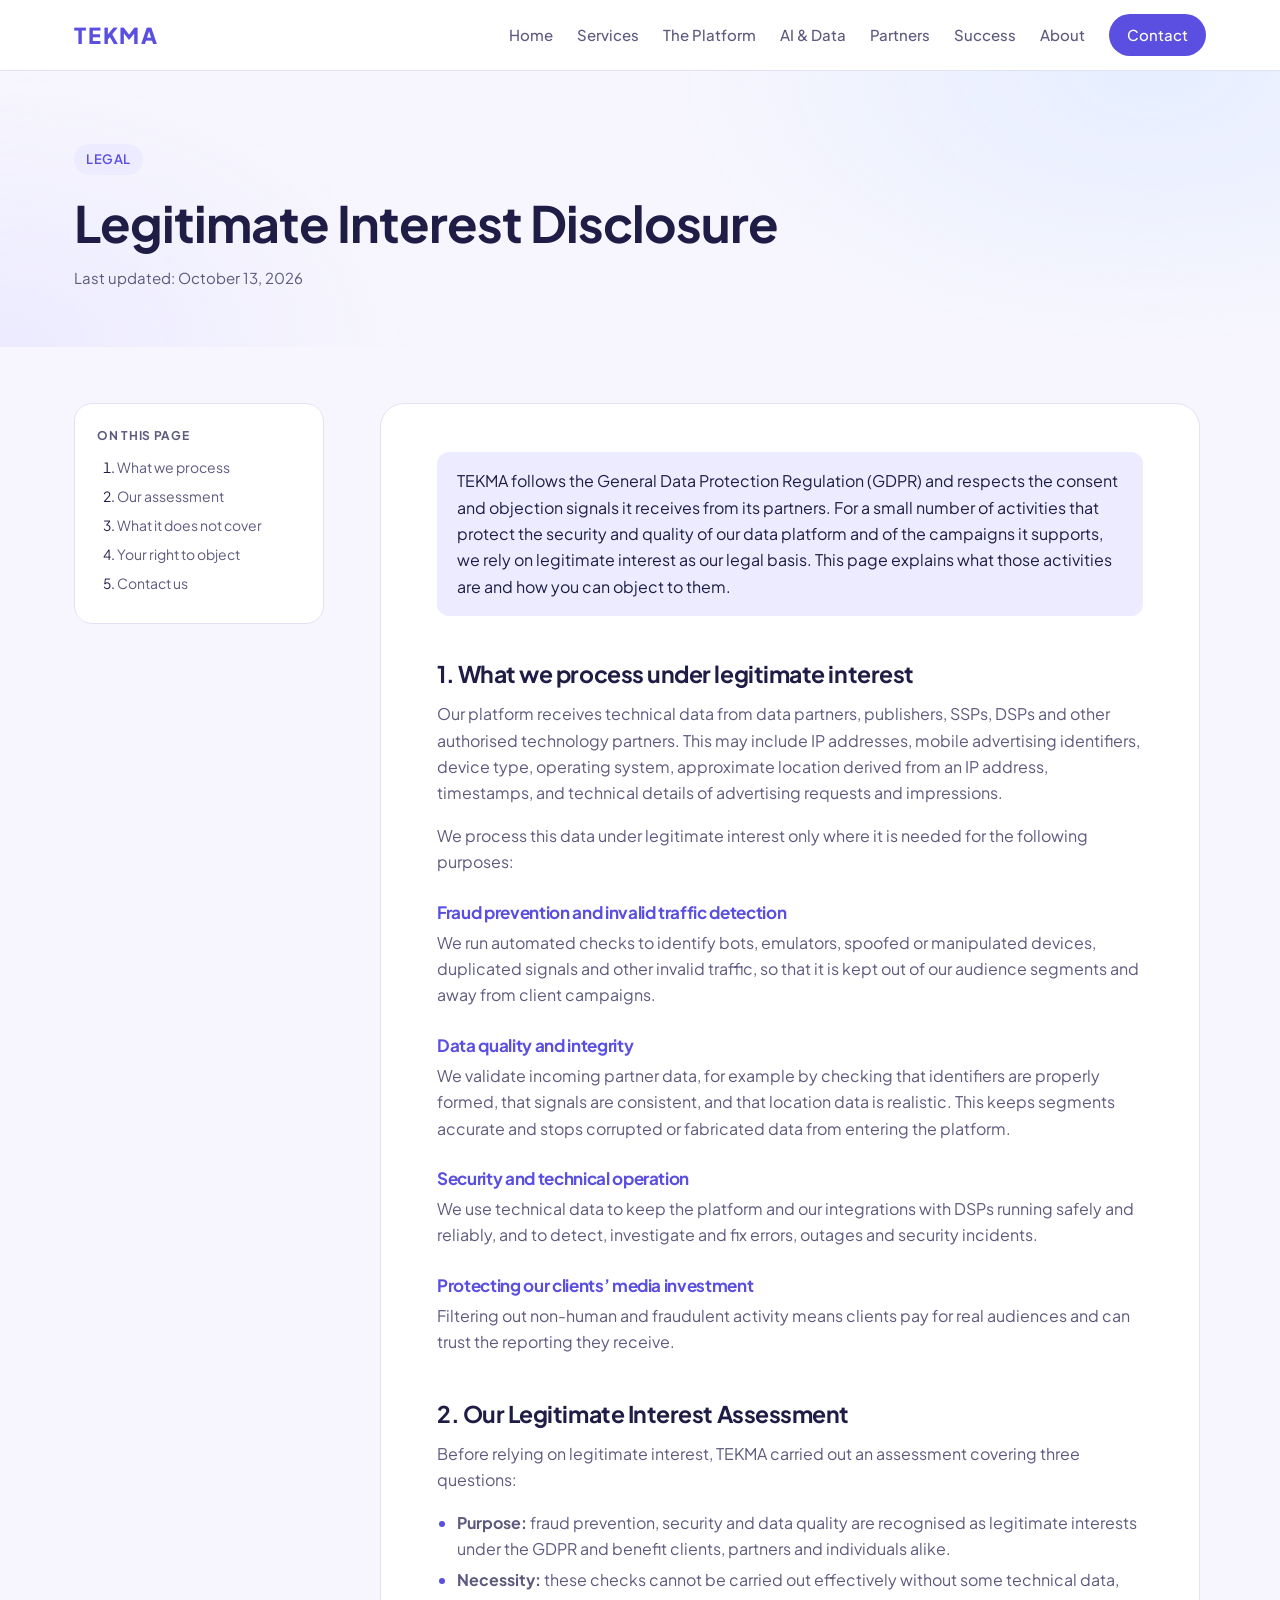
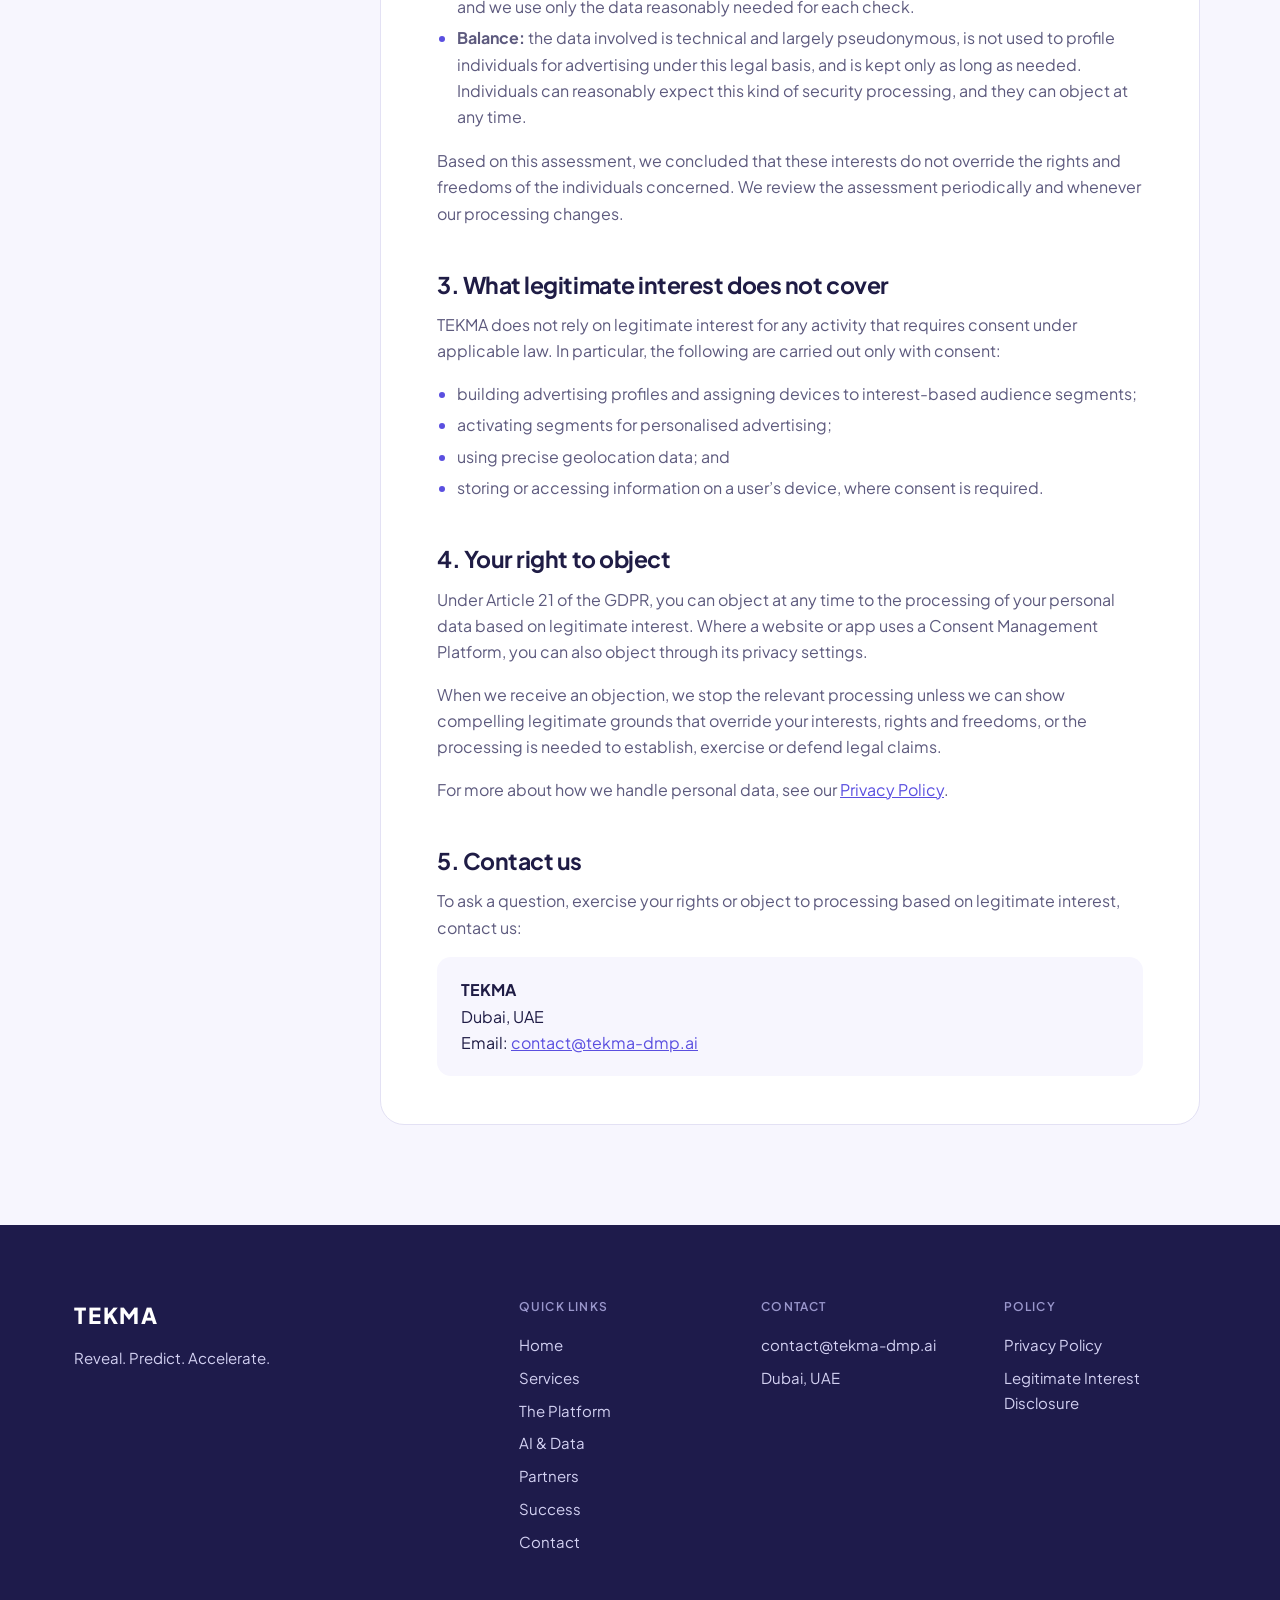
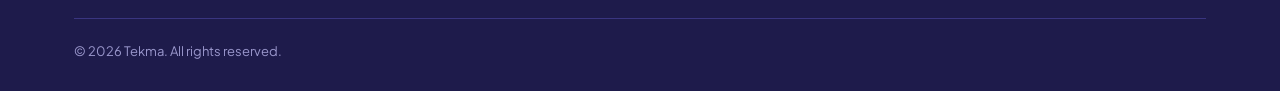
<file: legitimate-interest.html>
<!DOCTYPE html>
<html lang="en">
<head>
  <meta charset="UTF-8">
  <meta name="viewport" content="width=device-width, initial-scale=1">
  <title>Legitimate Interest Disclosure | TEKMA</title>
  <meta name="description" content="How and why TEKMA relies on legitimate interest for limited data processing, and how to object.">
  <link rel="preconnect" href="https://fonts.googleapis.com">
  <link rel="preconnect" href="https://fonts.gstatic.com" crossorigin>
  <link href="https://fonts.googleapis.com/css2?family=Plus+Jakarta+Sans:wght@400;500;600;700;800&display=swap" rel="stylesheet">
  <link rel="stylesheet" href="styles.css">
</head>
<body>
  <a class="skip" href="#main">Skip to Main Content</a>

  <header class="site-header">
    <div class="wrap">
      <a class="logo" href="index.html">TEKMA</a>
      <button class="menu-toggle" aria-expanded="false" aria-controls="nav">Menu</button>
      <nav class="nav" id="nav">
        <a href="index.html">Home</a>
        <a href="index.html#services">Services</a>
        <a href="index.html#platform">The Platform</a>
        <a href="index.html#ai-data">AI &amp; Data</a>
        <a href="index.html#partners">Partners</a>
        <a href="index.html#success">Success</a>
        <a href="about.html">About</a>
        <a class="btn btn-sm" href="contact.html">Contact</a>
      </nav>
    </div>
  </header>

  <main id="main">
    <section class="page-hero legal-hero">
      <div class="wrap">
        <span class="label">Legal</span>
        <h1>Legitimate Interest Disclosure</h1>
        <p class="updated">Last updated: October 13, 2026</p>
      </div>
    </section>

    <div class="wrap legal-layout">
      <nav class="toc" aria-label="On this page">
        <strong>On this page</strong>
        <ol>
          <li><a href="#activities">What we process</a></li>
          <li><a href="#assessment">Our assessment</a></li>
          <li><a href="#not-covered">What it does not cover</a></li>
          <li><a href="#object">Your right to object</a></li>
          <li><a href="#contact">Contact us</a></li>
        </ol>
      </nav>

      <article class="legal">
        <p class="note">TEKMA follows the General Data Protection Regulation (GDPR) and respects the consent and objection signals it receives from its partners. For a small number of activities that protect the security and quality of our data platform and of the campaigns it supports, we rely on legitimate interest as our legal basis. This page explains what those activities are and how you can object to them.</p>

        <h2 id="activities">1. What we process under legitimate interest</h2>
        <p>Our platform receives technical data from data partners, publishers, SSPs, DSPs and other authorised technology partners. This may include IP addresses, mobile advertising identifiers, device type, operating system, approximate location derived from an IP address, timestamps, and technical details of advertising requests and impressions.</p>
        <p>We process this data under legitimate interest only where it is needed for the following purposes:</p>

        <h3>Fraud prevention and invalid traffic detection</h3>
        <p>We run automated checks to identify bots, emulators, spoofed or manipulated devices, duplicated signals and other invalid traffic, so that it is kept out of our audience segments and away from client campaigns.</p>

        <h3>Data quality and integrity</h3>
        <p>We validate incoming partner data, for example by checking that identifiers are properly formed, that signals are consistent, and that location data is realistic. This keeps segments accurate and stops corrupted or fabricated data from entering the platform.</p>

        <h3>Security and technical operation</h3>
        <p>We use technical data to keep the platform and our integrations with DSPs running safely and reliably, and to detect, investigate and fix errors, outages and security incidents.</p>

        <h3>Protecting our clients’ media investment</h3>
        <p>Filtering out non-human and fraudulent activity means clients pay for real audiences and can trust the reporting they receive.</p>

        <h2 id="assessment">2. Our Legitimate Interest Assessment</h2>
        <p>Before relying on legitimate interest, TEKMA carried out an assessment covering three questions:</p>
        <ul>
          <li><strong>Purpose:</strong> fraud prevention, security and data quality are recognised as legitimate interests under the GDPR and benefit clients, partners and individuals alike.</li>
          <li><strong>Necessity:</strong> these checks cannot be carried out effectively without some technical data, and we use only the data reasonably needed for each check.</li>
          <li><strong>Balance:</strong> the data involved is technical and largely pseudonymous, is not used to profile individuals for advertising under this legal basis, and is kept only as long as needed. Individuals can reasonably expect this kind of security processing, and they can object at any time.</li>
        </ul>
        <p>Based on this assessment, we concluded that these interests do not override the rights and freedoms of the individuals concerned. We review the assessment periodically and whenever our processing changes.</p>

        <h2 id="not-covered">3. What legitimate interest does not cover</h2>
        <p>TEKMA does not rely on legitimate interest for any activity that requires consent under applicable law. In particular, the following are carried out only with consent:</p>
        <ul>
          <li>building advertising profiles and assigning devices to interest-based audience segments;</li>
          <li>activating segments for personalised advertising;</li>
          <li>using precise geolocation data; and</li>
          <li>storing or accessing information on a user’s device, where consent is required.</li>
        </ul>

        <h2 id="object">4. Your right to object</h2>
        <p>Under Article 21 of the GDPR, you can object at any time to the processing of your personal data based on legitimate interest. Where a website or app uses a Consent Management Platform, you can also object through its privacy settings.</p>
        <p>When we receive an objection, we stop the relevant processing unless we can show compelling legitimate grounds that override your interests, rights and freedoms, or the processing is needed to establish, exercise or defend legal claims.</p>
        <p>For more about how we handle personal data, see our <a href="privacy-policy.html">Privacy Policy</a>.</p>

        <h2 id="contact">5. Contact us</h2>
        <p>To ask a question, exercise your rights or object to processing based on legitimate interest, contact us:</p>
        <div class="contact-card">
          <p><strong>TEKMA</strong></p>
          <p>Dubai, UAE</p>
          <p>Email: <a href="mailto:contact@tekma-dmp.ai">contact@tekma-dmp.ai</a></p>
        </div>
      </article>
    </div>
  </main>

  <footer class="site-footer">
    <div class="wrap">
      <div class="footer-grid">
        <div>
          <a class="logo" href="index.html">TEKMA</a>
          <p class="tagline">Reveal. Predict. Accelerate.</p>
        </div>
        <div>
          <h4>QUICK LINKS</h4>
          <ul>
            <li><a href="index.html">Home</a></li>
            <li><a href="index.html#services">Services</a></li>
            <li><a href="index.html#platform">The Platform</a></li>
            <li><a href="index.html#ai-data">AI &amp; Data</a></li>
            <li><a href="index.html#partners">Partners</a></li>
            <li><a href="index.html#success">Success</a></li>
            <li><a href="contact.html">Contact</a></li>
          </ul>
        </div>
        <div>
          <h4>CONTACT</h4>
          <ul>
            <li><a href="mailto:contact@tekma-dmp.ai">contact@tekma-dmp.ai</a></li>
            <li>Dubai, UAE</li>
          </ul>
        </div>
        <div>
          <h4>POLICY</h4>
          <ul>
            <li><a href="privacy-policy.html">Privacy Policy</a></li>
            <li><a href="legitimate-interest.html">Legitimate Interest Disclosure</a></li>
          </ul>
        </div>
      </div>
      <div class="footer-bottom">© 2026 Tekma. All rights reserved.</div>
    </div>
  </footer>

  <script src="main.js"></script>
</body>
</html>
</file>
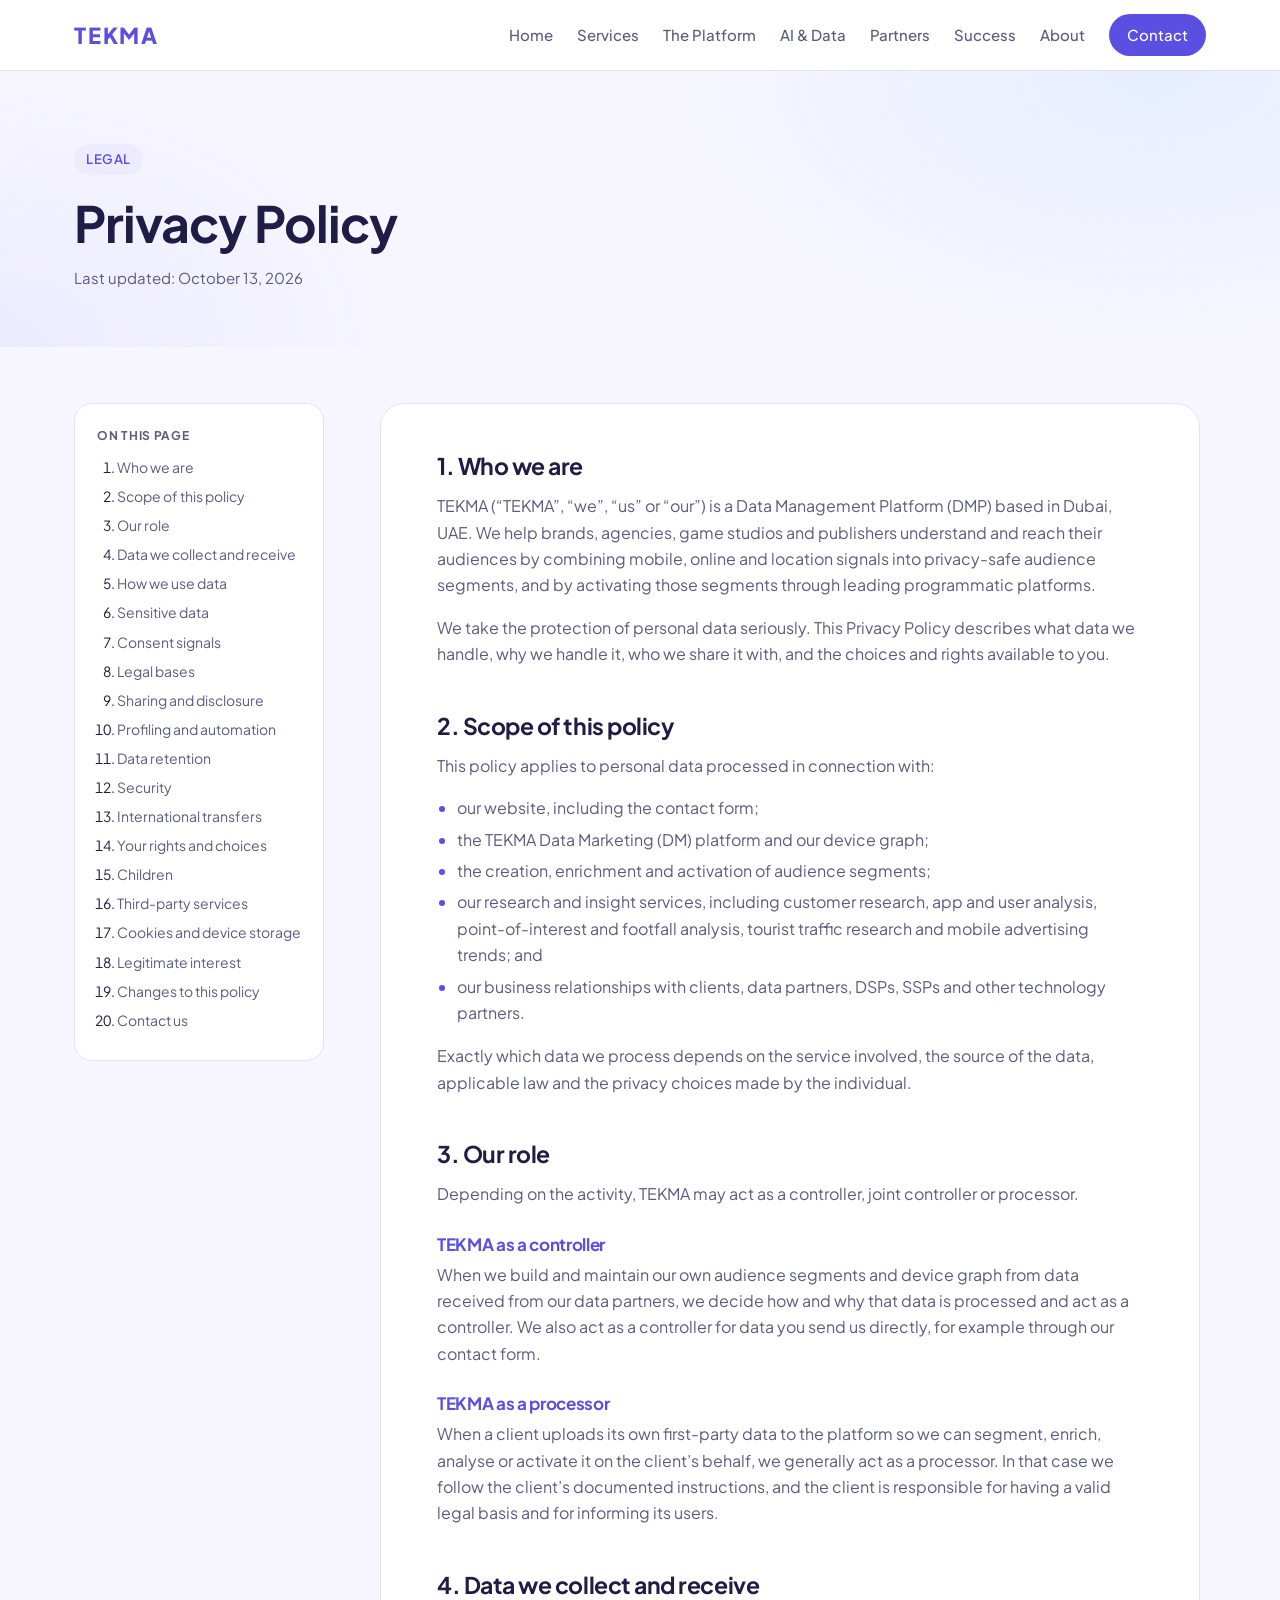
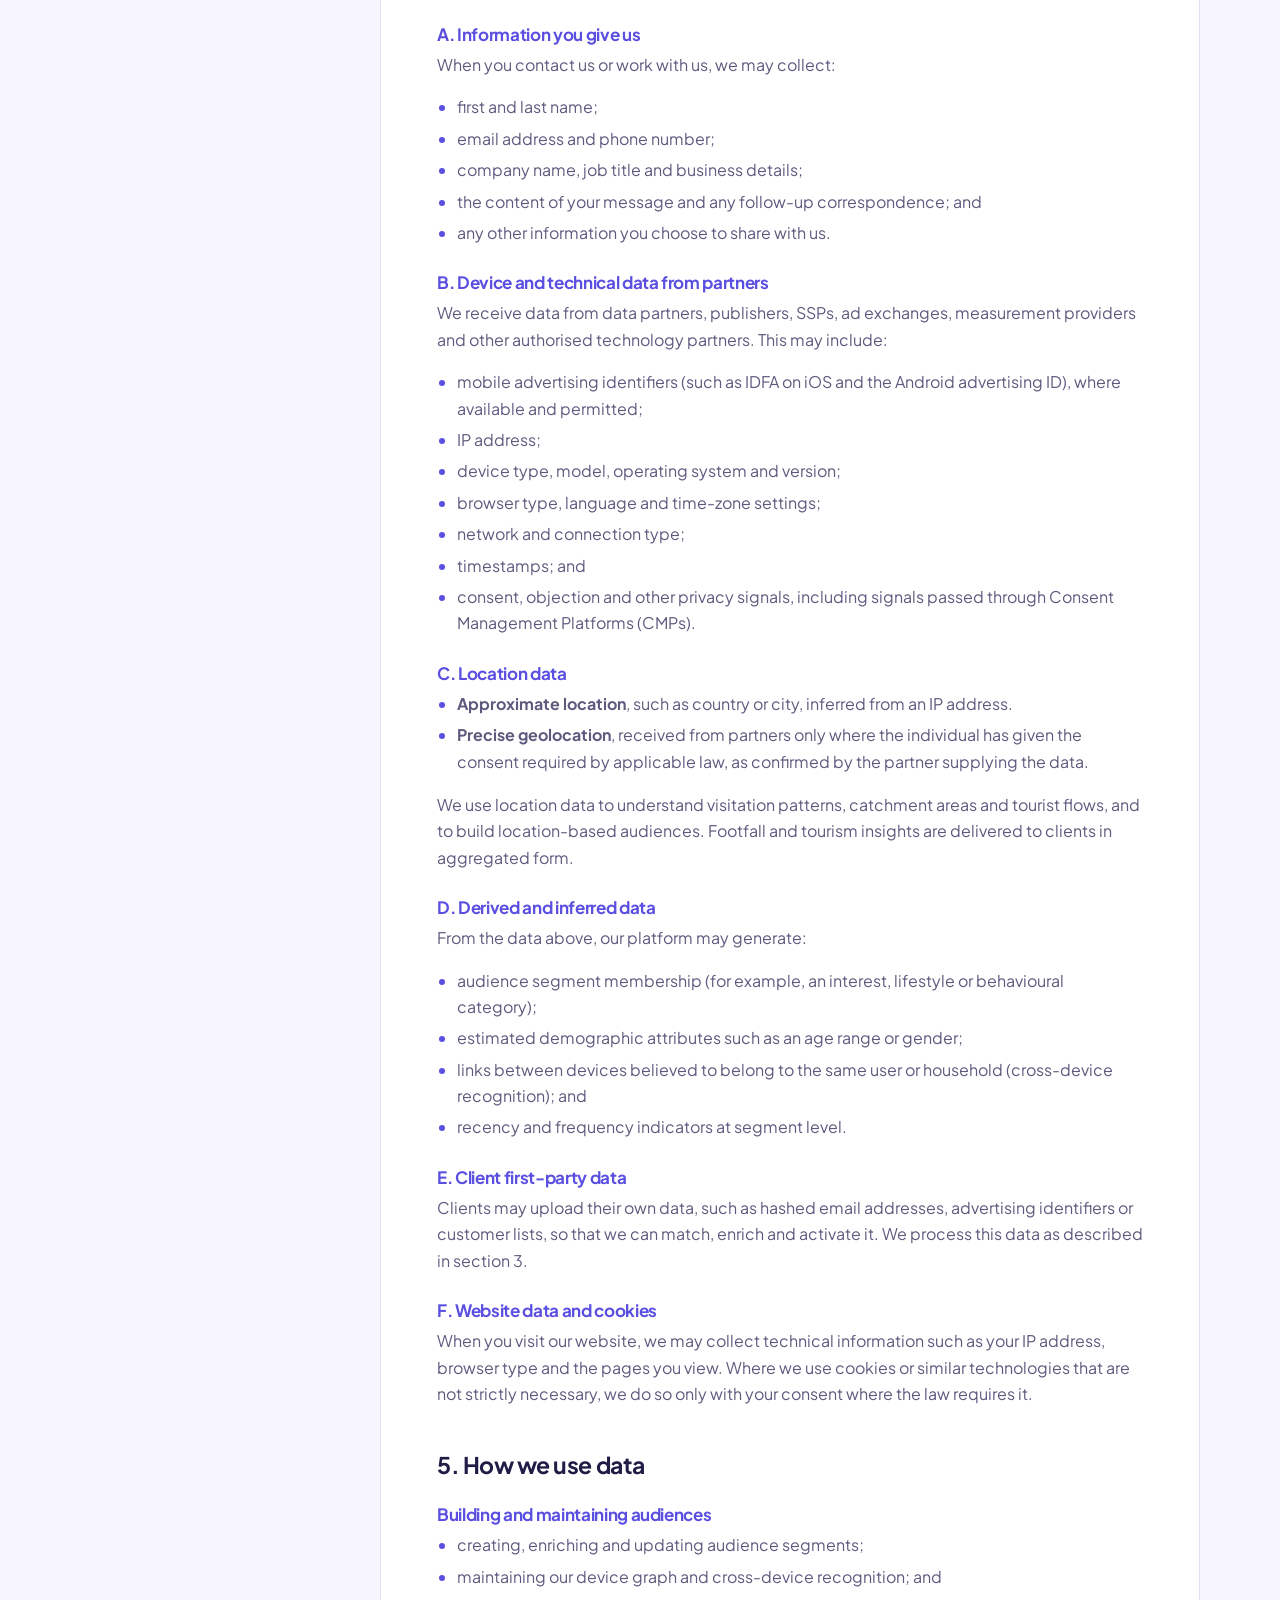
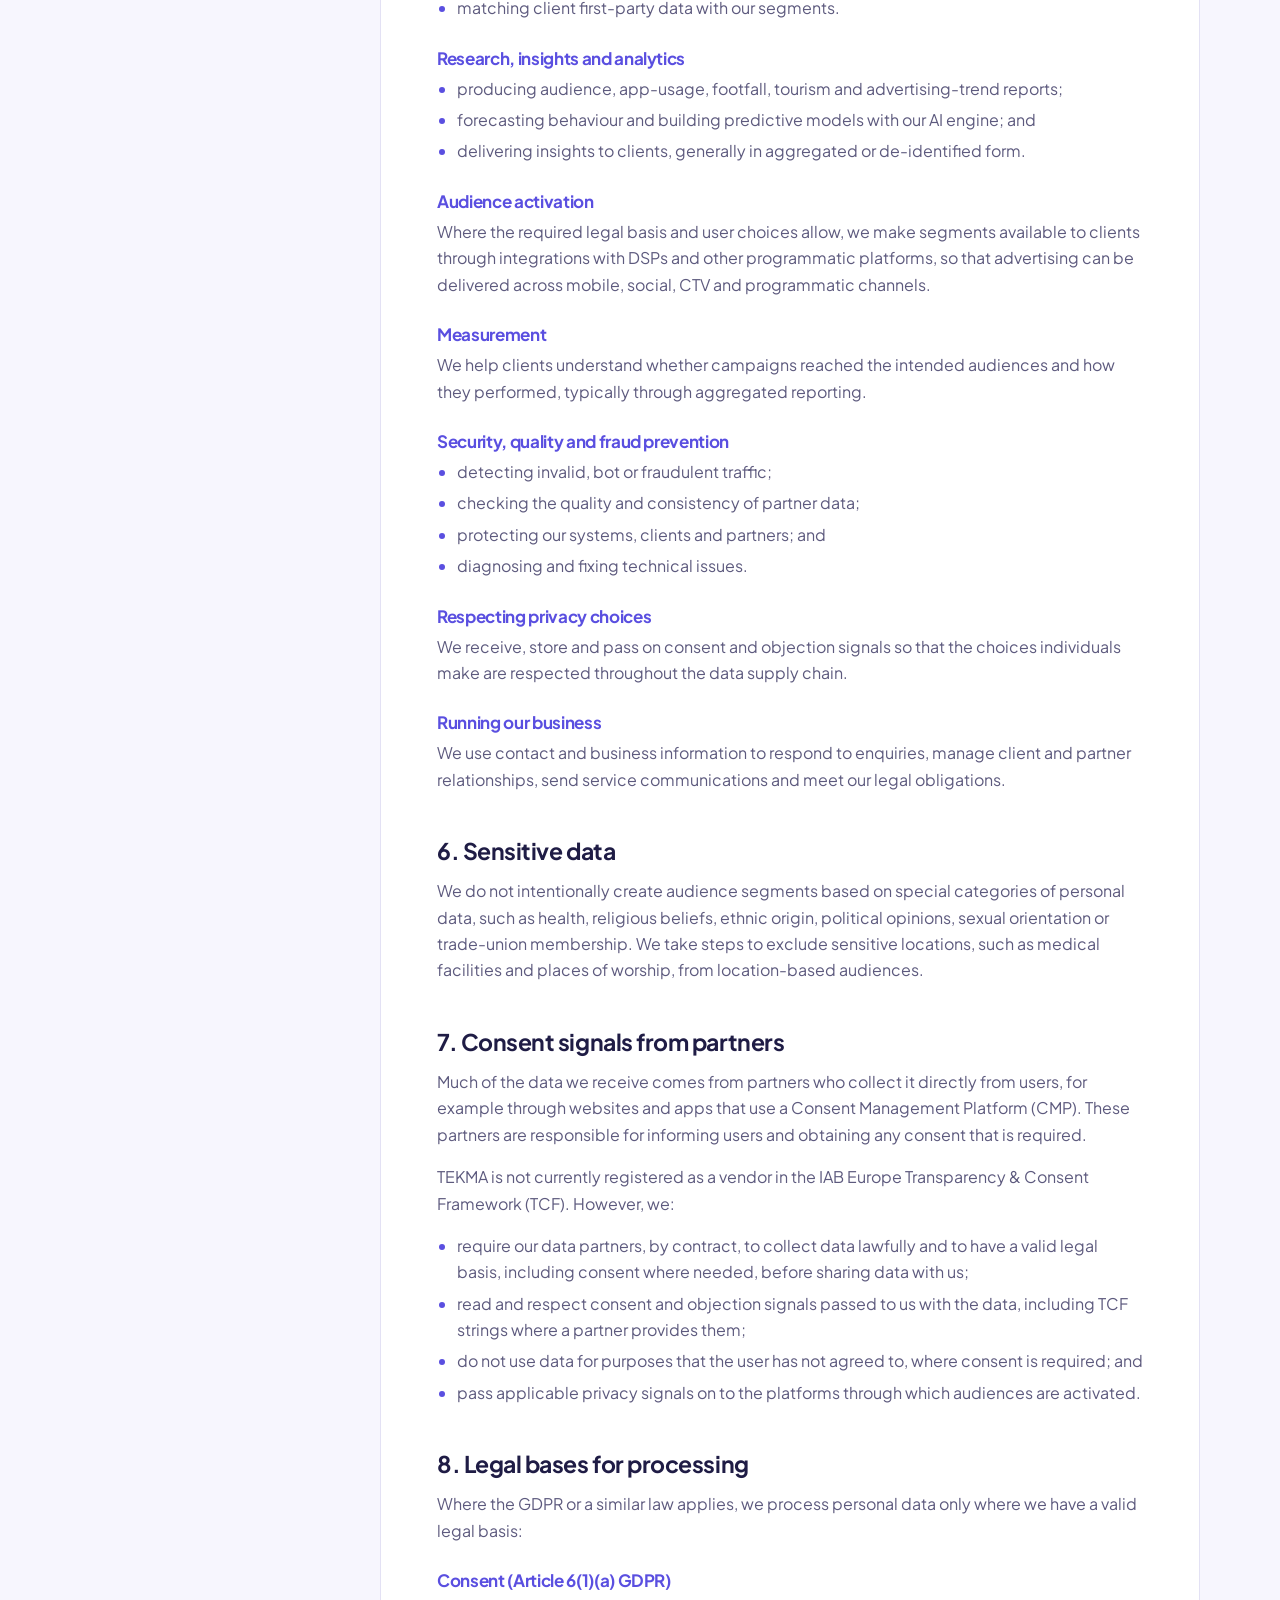
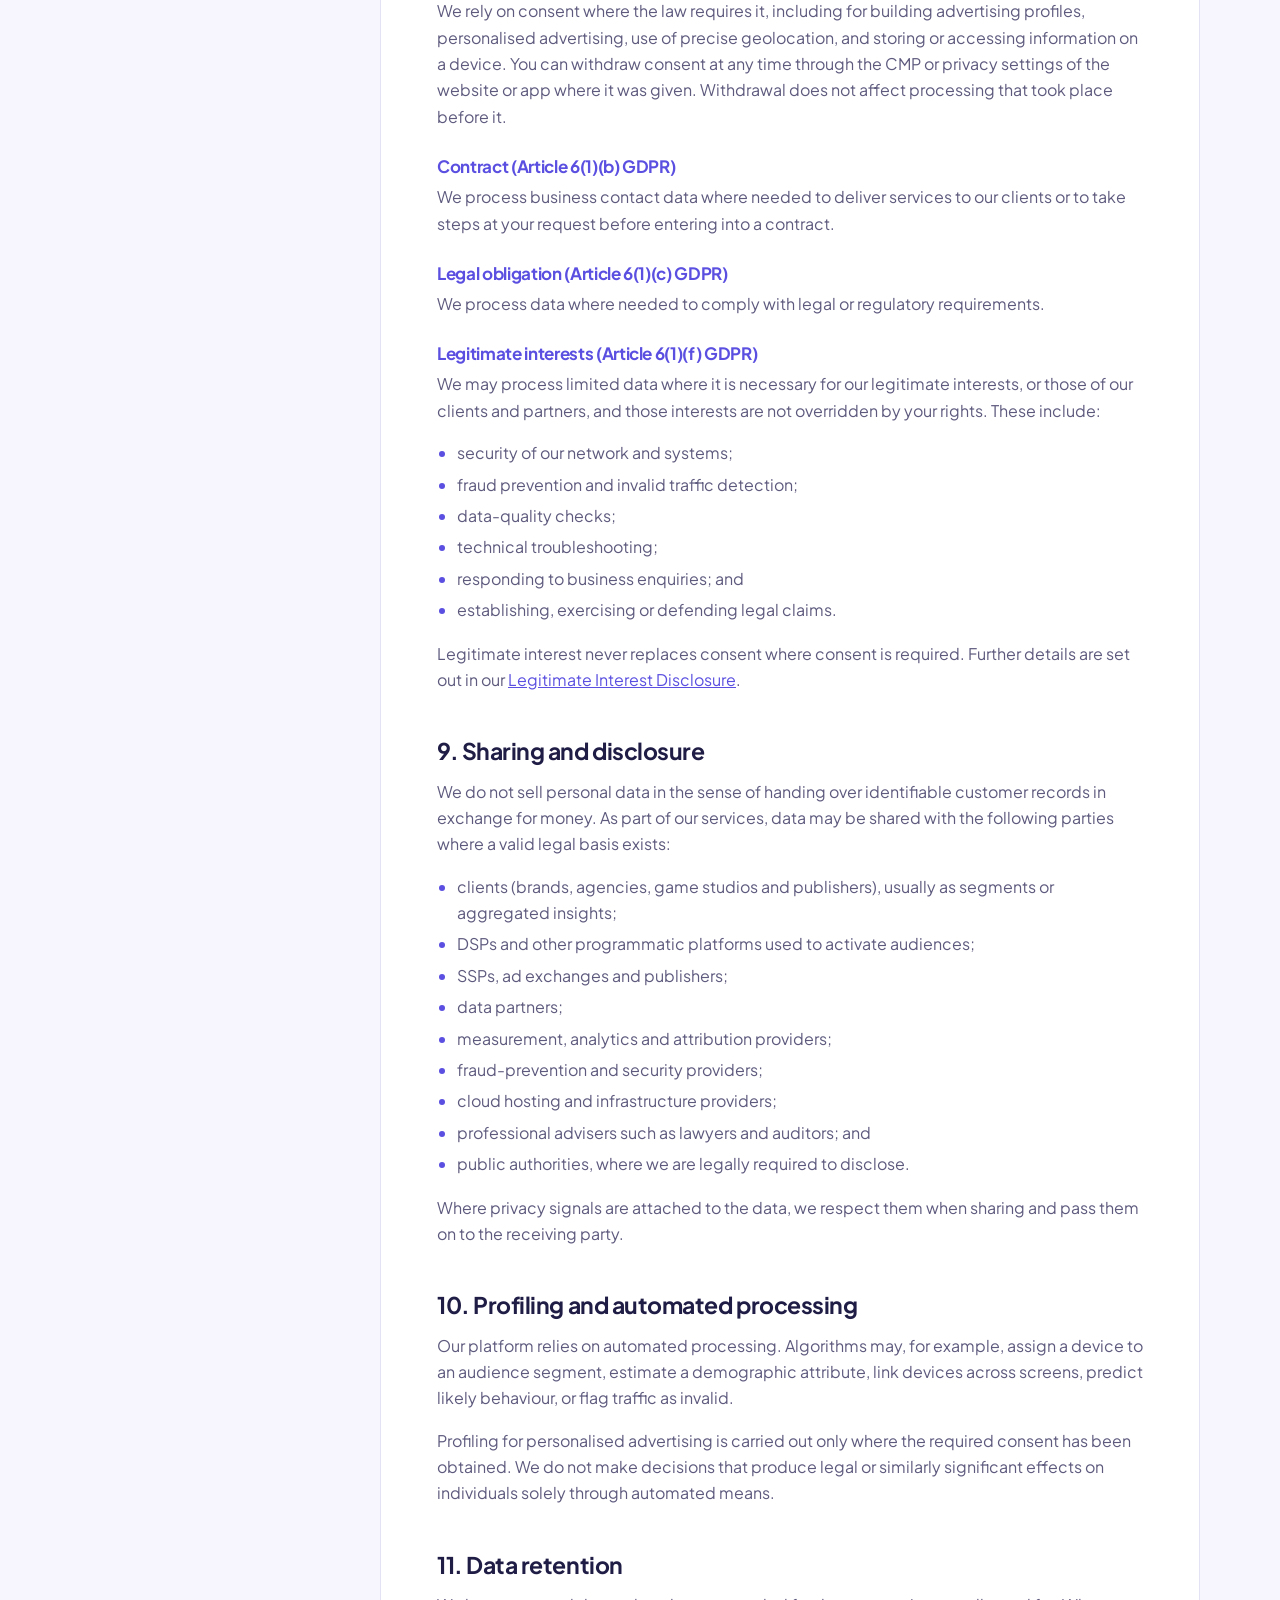
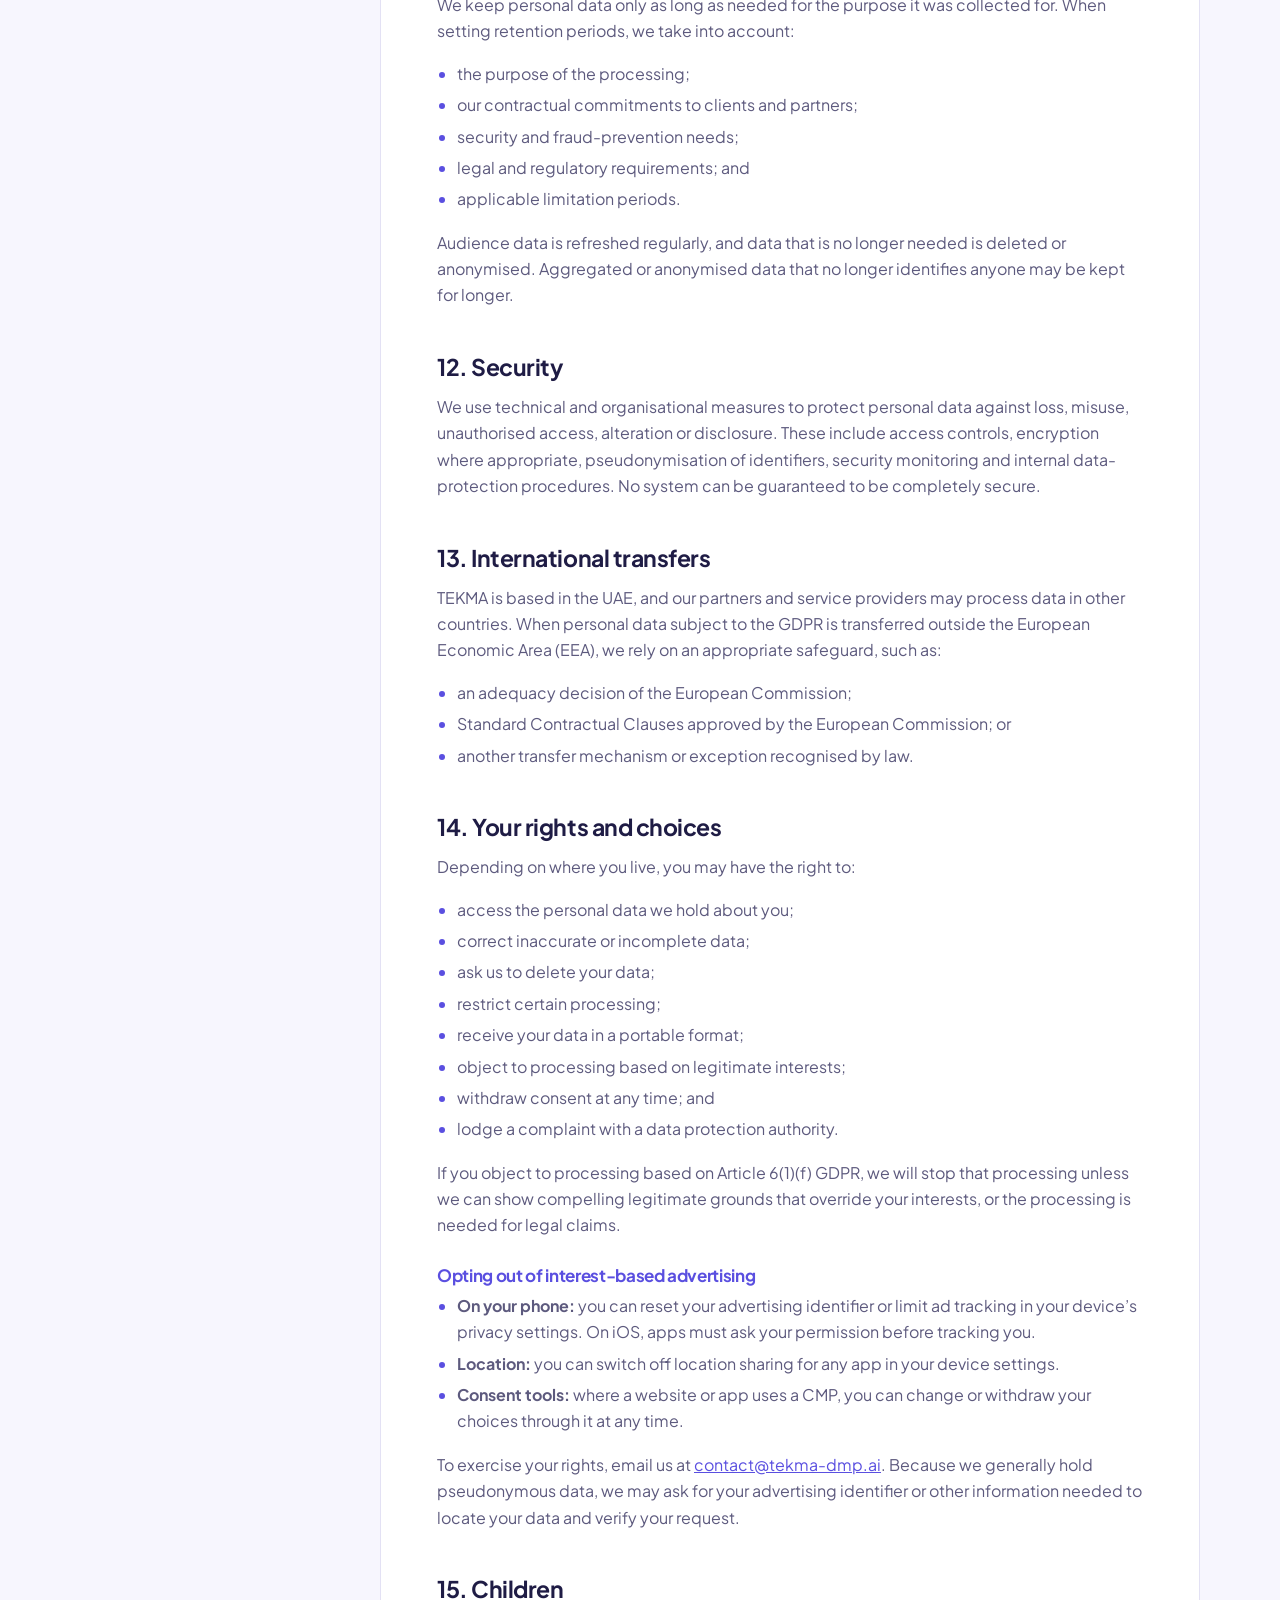
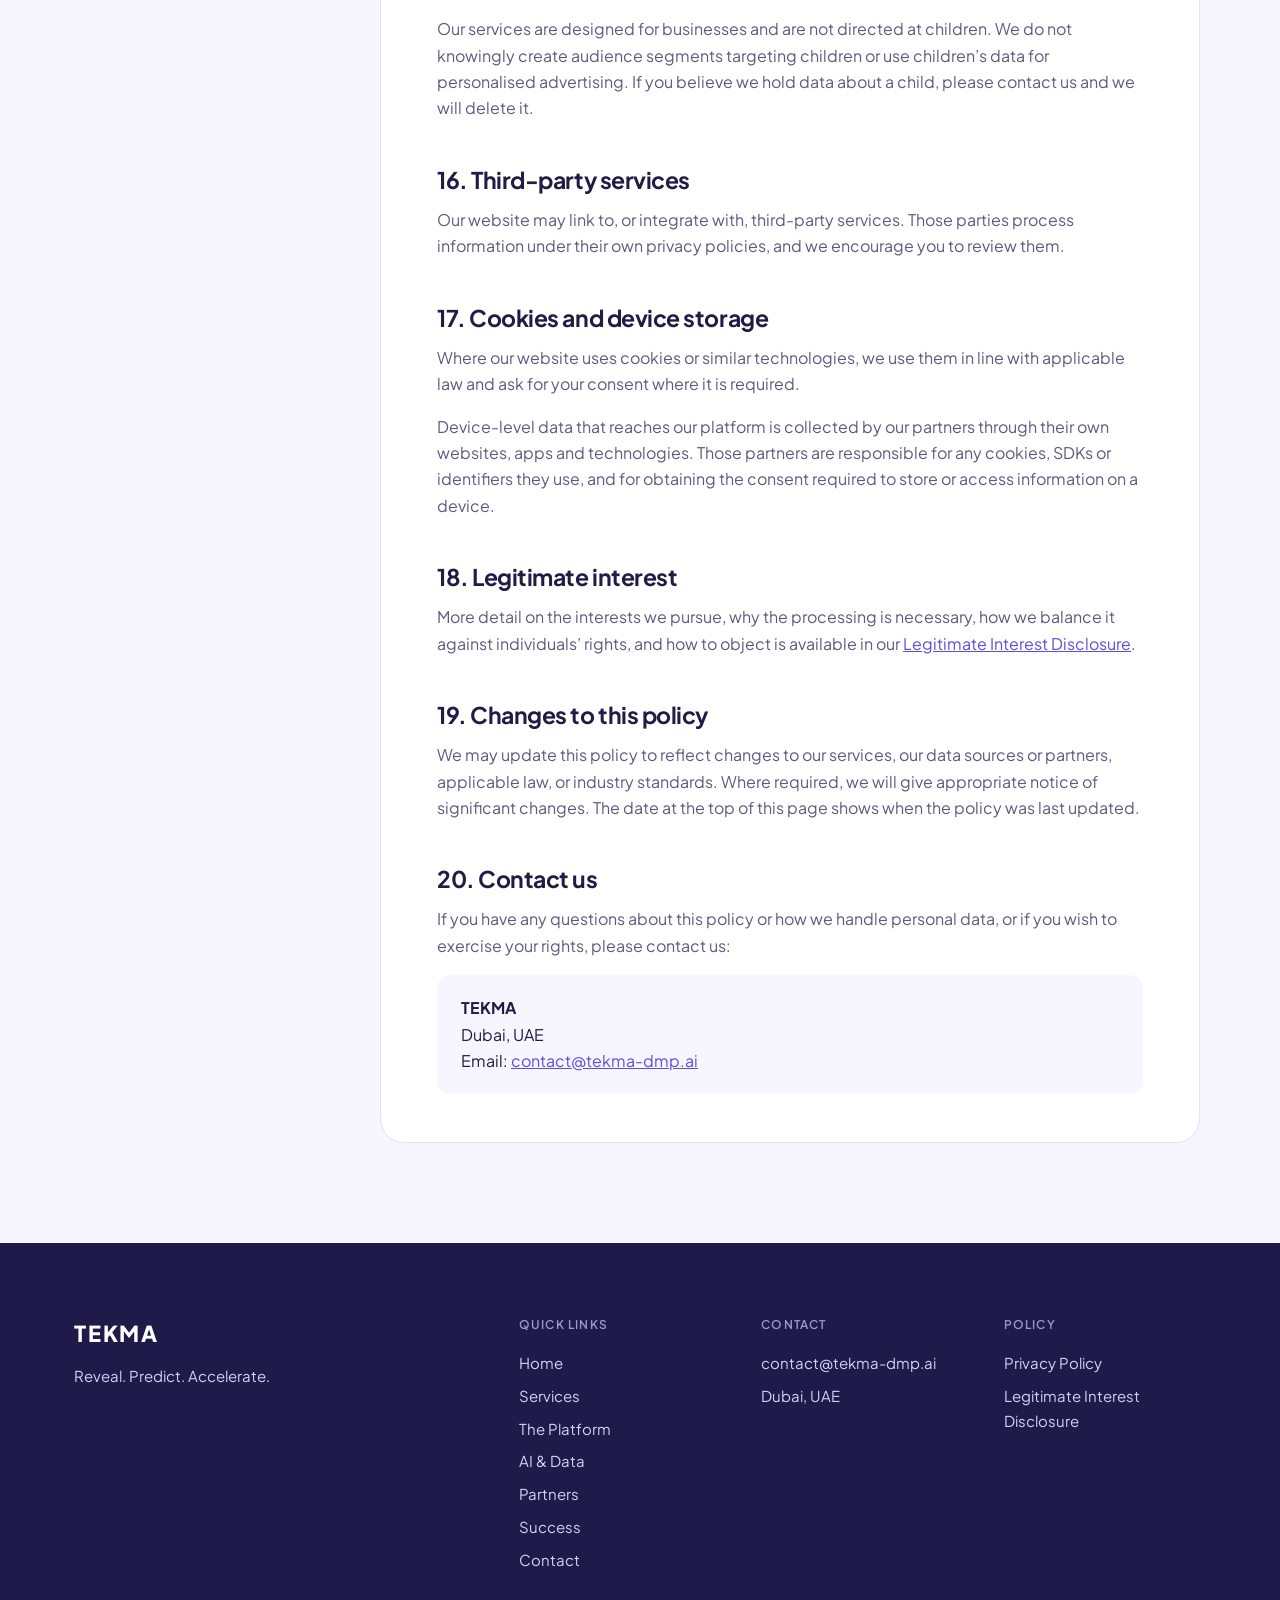
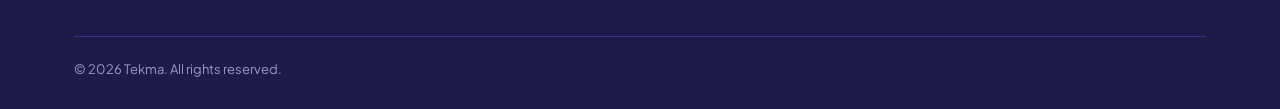
<file: privacy-policy.html>
<!DOCTYPE html>
<html lang="en">
<head>
  <meta charset="UTF-8">
  <meta name="viewport" content="width=device-width, initial-scale=1">
  <title>Privacy Policy | TEKMA</title>
  <meta name="description" content="How TEKMA collects, receives, uses and protects personal data across its data platform, audience segments and programmatic activation services.">
  <link rel="preconnect" href="https://fonts.googleapis.com">
  <link rel="preconnect" href="https://fonts.gstatic.com" crossorigin>
  <link href="https://fonts.googleapis.com/css2?family=Plus+Jakarta+Sans:wght@400;500;600;700;800&display=swap" rel="stylesheet">
  <link rel="stylesheet" href="styles.css">
</head>
<body>
  <a class="skip" href="#main">Skip to Main Content</a>

  <header class="site-header">
    <div class="wrap">
      <a class="logo" href="index.html">TEKMA</a>
      <button class="menu-toggle" aria-expanded="false" aria-controls="nav">Menu</button>
      <nav class="nav" id="nav">
        <a href="index.html">Home</a>
        <a href="index.html#services">Services</a>
        <a href="index.html#platform">The Platform</a>
        <a href="index.html#ai-data">AI &amp; Data</a>
        <a href="index.html#partners">Partners</a>
        <a href="index.html#success">Success</a>
        <a href="about.html">About</a>
        <a class="btn btn-sm" href="contact.html">Contact</a>
      </nav>
    </div>
  </header>

  <main id="main">
    <section class="page-hero legal-hero">
      <div class="wrap">
        <span class="label">Legal</span>
        <h1>Privacy Policy</h1>
        <p class="updated">Last updated: October 13, 2026</p>
      </div>
    </section>

    <div class="wrap legal-layout">
      <nav class="toc" aria-label="On this page">
        <strong>On this page</strong>
        <ol>
          <li><a href="#who-we-are">Who we are</a></li>
          <li><a href="#scope">Scope of this policy</a></li>
          <li><a href="#roles">Our role</a></li>
          <li><a href="#data">Data we collect and receive</a></li>
          <li><a href="#use">How we use data</a></li>
          <li><a href="#sensitive">Sensitive data</a></li>
          <li><a href="#consent-signals">Consent signals</a></li>
          <li><a href="#legal-bases">Legal bases</a></li>
          <li><a href="#sharing">Sharing and disclosure</a></li>
          <li><a href="#profiling">Profiling and automation</a></li>
          <li><a href="#retention">Data retention</a></li>
          <li><a href="#security">Security</a></li>
          <li><a href="#transfers">International transfers</a></li>
          <li><a href="#rights">Your rights and choices</a></li>
          <li><a href="#children">Children</a></li>
          <li><a href="#third-parties">Third-party services</a></li>
          <li><a href="#device-storage">Cookies and device storage</a></li>
          <li><a href="#li">Legitimate interest</a></li>
          <li><a href="#changes">Changes to this policy</a></li>
          <li><a href="#contact">Contact us</a></li>
        </ol>
      </nav>

      <article class="legal">
        <h2 id="who-we-are">1. Who we are</h2>
        <p>TEKMA (“TEKMA”, “we”, “us” or “our”) is a Data Management Platform (DMP) based in Dubai, UAE. We help brands, agencies, game studios and publishers understand and reach their audiences by combining mobile, online and location signals into privacy-safe audience segments, and by activating those segments through leading programmatic platforms.</p>
        <p>We take the protection of personal data seriously. This Privacy Policy describes what data we handle, why we handle it, who we share it with, and the choices and rights available to you.</p>

        <h2 id="scope">2. Scope of this policy</h2>
        <p>This policy applies to personal data processed in connection with:</p>
        <ul>
          <li>our website, including the contact form;</li>
          <li>the TEKMA Data Marketing (DM) platform and our device graph;</li>
          <li>the creation, enrichment and activation of audience segments;</li>
          <li>our research and insight services, including customer research, app and user analysis, point-of-interest and footfall analysis, tourist traffic research and mobile advertising trends; and</li>
          <li>our business relationships with clients, data partners, DSPs, SSPs and other technology partners.</li>
        </ul>
        <p>Exactly which data we process depends on the service involved, the source of the data, applicable law and the privacy choices made by the individual.</p>

        <h2 id="roles">3. Our role</h2>
        <p>Depending on the activity, TEKMA may act as a controller, joint controller or processor.</p>
        <h3>TEKMA as a controller</h3>
        <p>When we build and maintain our own audience segments and device graph from data received from our data partners, we decide how and why that data is processed and act as a controller. We also act as a controller for data you send us directly, for example through our contact form.</p>
        <h3>TEKMA as a processor</h3>
        <p>When a client uploads its own first-party data to the platform so we can segment, enrich, analyse or activate it on the client’s behalf, we generally act as a processor. In that case we follow the client’s documented instructions, and the client is responsible for having a valid legal basis and for informing its users.</p>

        <h2 id="data">4. Data we collect and receive</h2>
        <h3>A. Information you give us</h3>
        <p>When you contact us or work with us, we may collect:</p>
        <ul>
          <li>first and last name;</li>
          <li>email address and phone number;</li>
          <li>company name, job title and business details;</li>
          <li>the content of your message and any follow-up correspondence; and</li>
          <li>any other information you choose to share with us.</li>
        </ul>
        <h3>B. Device and technical data from partners</h3>
        <p>We receive data from data partners, publishers, SSPs, ad exchanges, measurement providers and other authorised technology partners. This may include:</p>
        <ul>
          <li>mobile advertising identifiers (such as IDFA on iOS and the Android advertising ID), where available and permitted;</li>
          <li>IP address;</li>
          <li>device type, model, operating system and version;</li>
          <li>browser type, language and time-zone settings;</li>
          <li>network and connection type;</li>
          <li>timestamps; and</li>
          <li>consent, objection and other privacy signals, including signals passed through Consent Management Platforms (CMPs).</li>
        </ul>
        <h3>C. Location data</h3>
        <ul>
          <li><strong>Approximate location</strong>, such as country or city, inferred from an IP address.</li>
          <li><strong>Precise geolocation</strong>, received from partners only where the individual has given the consent required by applicable law, as confirmed by the partner supplying the data.</li>
        </ul>
        <p>We use location data to understand visitation patterns, catchment areas and tourist flows, and to build location-based audiences. Footfall and tourism insights are delivered to clients in aggregated form.</p>
        <h3>D. Derived and inferred data</h3>
        <p>From the data above, our platform may generate:</p>
        <ul>
          <li>audience segment membership (for example, an interest, lifestyle or behavioural category);</li>
          <li>estimated demographic attributes such as an age range or gender;</li>
          <li>links between devices believed to belong to the same user or household (cross-device recognition); and</li>
          <li>recency and frequency indicators at segment level.</li>
        </ul>
        <h3>E. Client first-party data</h3>
        <p>Clients may upload their own data, such as hashed email addresses, advertising identifiers or customer lists, so that we can match, enrich and activate it. We process this data as described in section 3.</p>
        <h3>F. Website data and cookies</h3>
        <p>When you visit our website, we may collect technical information such as your IP address, browser type and the pages you view. Where we use cookies or similar technologies that are not strictly necessary, we do so only with your consent where the law requires it.</p>

        <h2 id="use">5. How we use data</h2>
        <h3>Building and maintaining audiences</h3>
        <ul>
          <li>creating, enriching and updating audience segments;</li>
          <li>maintaining our device graph and cross-device recognition; and</li>
          <li>matching client first-party data with our segments.</li>
        </ul>
        <h3>Research, insights and analytics</h3>
        <ul>
          <li>producing audience, app-usage, footfall, tourism and advertising-trend reports;</li>
          <li>forecasting behaviour and building predictive models with our AI engine; and</li>
          <li>delivering insights to clients, generally in aggregated or de-identified form.</li>
        </ul>
        <h3>Audience activation</h3>
        <p>Where the required legal basis and user choices allow, we make segments available to clients through integrations with DSPs and other programmatic platforms, so that advertising can be delivered across mobile, social, CTV and programmatic channels.</p>
        <h3>Measurement</h3>
        <p>We help clients understand whether campaigns reached the intended audiences and how they performed, typically through aggregated reporting.</p>
        <h3>Security, quality and fraud prevention</h3>
        <ul>
          <li>detecting invalid, bot or fraudulent traffic;</li>
          <li>checking the quality and consistency of partner data;</li>
          <li>protecting our systems, clients and partners; and</li>
          <li>diagnosing and fixing technical issues.</li>
        </ul>
        <h3>Respecting privacy choices</h3>
        <p>We receive, store and pass on consent and objection signals so that the choices individuals make are respected throughout the data supply chain.</p>
        <h3>Running our business</h3>
        <p>We use contact and business information to respond to enquiries, manage client and partner relationships, send service communications and meet our legal obligations.</p>

        <h2 id="sensitive">6. Sensitive data</h2>
        <p>We do not intentionally create audience segments based on special categories of personal data, such as health, religious beliefs, ethnic origin, political opinions, sexual orientation or trade-union membership. We take steps to exclude sensitive locations, such as medical facilities and places of worship, from location-based audiences.</p>

        <h2 id="consent-signals">7. Consent signals from partners</h2>
        <p>Much of the data we receive comes from partners who collect it directly from users, for example through websites and apps that use a Consent Management Platform (CMP). These partners are responsible for informing users and obtaining any consent that is required.</p>
        <p>TEKMA is not currently registered as a vendor in the IAB Europe Transparency &amp; Consent Framework (TCF). However, we:</p>
        <ul>
          <li>require our data partners, by contract, to collect data lawfully and to have a valid legal basis, including consent where needed, before sharing data with us;</li>
          <li>read and respect consent and objection signals passed to us with the data, including TCF strings where a partner provides them;</li>
          <li>do not use data for purposes that the user has not agreed to, where consent is required; and</li>
          <li>pass applicable privacy signals on to the platforms through which audiences are activated.</li>
        </ul>

        <h2 id="legal-bases">8. Legal bases for processing</h2>
        <p>Where the GDPR or a similar law applies, we process personal data only where we have a valid legal basis:</p>
        <h3>Consent (Article 6(1)(a) GDPR)</h3>
        <p>We rely on consent where the law requires it, including for building advertising profiles, personalised advertising, use of precise geolocation, and storing or accessing information on a device. You can withdraw consent at any time through the CMP or privacy settings of the website or app where it was given. Withdrawal does not affect processing that took place before it.</p>
        <h3>Contract (Article 6(1)(b) GDPR)</h3>
        <p>We process business contact data where needed to deliver services to our clients or to take steps at your request before entering into a contract.</p>
        <h3>Legal obligation (Article 6(1)(c) GDPR)</h3>
        <p>We process data where needed to comply with legal or regulatory requirements.</p>
        <h3>Legitimate interests (Article 6(1)(f) GDPR)</h3>
        <p>We may process limited data where it is necessary for our legitimate interests, or those of our clients and partners, and those interests are not overridden by your rights. These include:</p>
        <ul>
          <li>security of our network and systems;</li>
          <li>fraud prevention and invalid traffic detection;</li>
          <li>data-quality checks;</li>
          <li>technical troubleshooting;</li>
          <li>responding to business enquiries; and</li>
          <li>establishing, exercising or defending legal claims.</li>
        </ul>
        <p>Legitimate interest never replaces consent where consent is required. Further details are set out in our <a href="legitimate-interest.html">Legitimate Interest Disclosure</a>.</p>

        <h2 id="sharing">9. Sharing and disclosure</h2>
        <p>We do not sell personal data in the sense of handing over identifiable customer records in exchange for money. As part of our services, data may be shared with the following parties where a valid legal basis exists:</p>
        <ul>
          <li>clients (brands, agencies, game studios and publishers), usually as segments or aggregated insights;</li>
          <li>DSPs and other programmatic platforms used to activate audiences;</li>
          <li>SSPs, ad exchanges and publishers;</li>
          <li>data partners;</li>
          <li>measurement, analytics and attribution providers;</li>
          <li>fraud-prevention and security providers;</li>
          <li>cloud hosting and infrastructure providers;</li>
          <li>professional advisers such as lawyers and auditors; and</li>
          <li>public authorities, where we are legally required to disclose.</li>
        </ul>
        <p>Where privacy signals are attached to the data, we respect them when sharing and pass them on to the receiving party.</p>

        <h2 id="profiling">10. Profiling and automated processing</h2>
        <p>Our platform relies on automated processing. Algorithms may, for example, assign a device to an audience segment, estimate a demographic attribute, link devices across screens, predict likely behaviour, or flag traffic as invalid.</p>
        <p>Profiling for personalised advertising is carried out only where the required consent has been obtained. We do not make decisions that produce legal or similarly significant effects on individuals solely through automated means.</p>

        <h2 id="retention">11. Data retention</h2>
        <p>We keep personal data only as long as needed for the purpose it was collected for. When setting retention periods, we take into account:</p>
        <ul>
          <li>the purpose of the processing;</li>
          <li>our contractual commitments to clients and partners;</li>
          <li>security and fraud-prevention needs;</li>
          <li>legal and regulatory requirements; and</li>
          <li>applicable limitation periods.</li>
        </ul>
        <p>Audience data is refreshed regularly, and data that is no longer needed is deleted or anonymised. Aggregated or anonymised data that no longer identifies anyone may be kept for longer.</p>

        <h2 id="security">12. Security</h2>
        <p>We use technical and organisational measures to protect personal data against loss, misuse, unauthorised access, alteration or disclosure. These include access controls, encryption where appropriate, pseudonymisation of identifiers, security monitoring and internal data-protection procedures. No system can be guaranteed to be completely secure.</p>

        <h2 id="transfers">13. International transfers</h2>
        <p>TEKMA is based in the UAE, and our partners and service providers may process data in other countries. When personal data subject to the GDPR is transferred outside the European Economic Area (EEA), we rely on an appropriate safeguard, such as:</p>
        <ul>
          <li>an adequacy decision of the European Commission;</li>
          <li>Standard Contractual Clauses approved by the European Commission; or</li>
          <li>another transfer mechanism or exception recognised by law.</li>
        </ul>

        <h2 id="rights">14. Your rights and choices</h2>
        <p>Depending on where you live, you may have the right to:</p>
        <ul>
          <li>access the personal data we hold about you;</li>
          <li>correct inaccurate or incomplete data;</li>
          <li>ask us to delete your data;</li>
          <li>restrict certain processing;</li>
          <li>receive your data in a portable format;</li>
          <li>object to processing based on legitimate interests;</li>
          <li>withdraw consent at any time; and</li>
          <li>lodge a complaint with a data protection authority.</li>
        </ul>
        <p>If you object to processing based on Article 6(1)(f) GDPR, we will stop that processing unless we can show compelling legitimate grounds that override your interests, or the processing is needed for legal claims.</p>
        <h3>Opting out of interest-based advertising</h3>
        <ul>
          <li><strong>On your phone:</strong> you can reset your advertising identifier or limit ad tracking in your device’s privacy settings. On iOS, apps must ask your permission before tracking you.</li>
          <li><strong>Location:</strong> you can switch off location sharing for any app in your device settings.</li>
          <li><strong>Consent tools:</strong> where a website or app uses a CMP, you can change or withdraw your choices through it at any time.</li>
        </ul>
        <p>To exercise your rights, email us at <a href="mailto:contact@tekma-dmp.ai">contact@tekma-dmp.ai</a>. Because we generally hold pseudonymous data, we may ask for your advertising identifier or other information needed to locate your data and verify your request.</p>

        <h2 id="children">15. Children</h2>
        <p>Our services are designed for businesses and are not directed at children. We do not knowingly create audience segments targeting children or use children’s data for personalised advertising. If you believe we hold data about a child, please contact us and we will delete it.</p>

        <h2 id="third-parties">16. Third-party services</h2>
        <p>Our website may link to, or integrate with, third-party services. Those parties process information under their own privacy policies, and we encourage you to review them.</p>

        <h2 id="device-storage">17. Cookies and device storage</h2>
        <p>Where our website uses cookies or similar technologies, we use them in line with applicable law and ask for your consent where it is required.</p>
        <p>Device-level data that reaches our platform is collected by our partners through their own websites, apps and technologies. Those partners are responsible for any cookies, SDKs or identifiers they use, and for obtaining the consent required to store or access information on a device.</p>

        <h2 id="li">18. Legitimate interest</h2>
        <p>More detail on the interests we pursue, why the processing is necessary, how we balance it against individuals’ rights, and how to object is available in our <a href="legitimate-interest.html">Legitimate Interest Disclosure</a>.</p>

        <h2 id="changes">19. Changes to this policy</h2>
        <p>We may update this policy to reflect changes to our services, our data sources or partners, applicable law, or industry standards. Where required, we will give appropriate notice of significant changes. The date at the top of this page shows when the policy was last updated.</p>

        <h2 id="contact">20. Contact us</h2>
        <p>If you have any questions about this policy or how we handle personal data, or if you wish to exercise your rights, please contact us:</p>
        <div class="contact-card">
          <p><strong>TEKMA</strong></p>
          <p>Dubai, UAE</p>
          <p>Email: <a href="mailto:contact@tekma-dmp.ai">contact@tekma-dmp.ai</a></p>
        </div>
      </article>
    </div>
  </main>

  <footer class="site-footer">
    <div class="wrap">
      <div class="footer-grid">
        <div>
          <a class="logo" href="index.html">TEKMA</a>
          <p class="tagline">Reveal. Predict. Accelerate.</p>
        </div>
        <div>
          <h4>QUICK LINKS</h4>
          <ul>
            <li><a href="index.html">Home</a></li>
            <li><a href="index.html#services">Services</a></li>
            <li><a href="index.html#platform">The Platform</a></li>
            <li><a href="index.html#ai-data">AI &amp; Data</a></li>
            <li><a href="index.html#partners">Partners</a></li>
            <li><a href="index.html#success">Success</a></li>
            <li><a href="contact.html">Contact</a></li>
          </ul>
        </div>
        <div>
          <h4>CONTACT</h4>
          <ul>
            <li><a href="mailto:contact@tekma-dmp.ai">contact@tekma-dmp.ai</a></li>
            <li>Dubai, UAE</li>
          </ul>
        </div>
        <div>
          <h4>POLICY</h4>
          <ul>
            <li><a href="privacy-policy.html">Privacy Policy</a></li>
            <li><a href="legitimate-interest.html">Legitimate Interest Disclosure</a></li>
          </ul>
        </div>
      </div>
      <div class="footer-bottom">© 2026 Tekma. All rights reserved.</div>
    </div>
  </footer>

  <script src="main.js"></script>
</body>
</html>
</file>
<file: styles.css>
:root {
  --ink: #1f1c45;
  --ink-soft: #5d5a7e;
  --line: #e3e1f4;
  --paper: #f7f6fe;
  --white: #ffffff;
  --accent: #5a4fe0;
  --accent-dark: #4438c4;
  --blue: #3f74f0;
  --accent-soft: #ecebff;
  --blue-soft: #e6eeff;
  --dark: #1e1b4b;
  --dark-2: #2a2664;
  --dark-line: #3a3580;
  --dark-text: #d3d1f2;
  --radius: 18px;
  --wrap: 1180px;
}

* { box-sizing: border-box; }
html { scroll-behavior: smooth; scroll-padding-top: 80px; }
body {
  margin: 0;
  background: var(--paper);
  color: var(--ink);
  font-family: "Plus Jakarta Sans", Helvetica, Arial, sans-serif;
  font-size: 17px;
  line-height: 1.65;
  -webkit-font-smoothing: antialiased;
}
img { max-width: 100%; display: block; }
a { color: inherit; }
h1, h2, h3 { line-height: 1.18; margin: 0; font-weight: 700; letter-spacing: -0.02em; }
p { margin: 0 0 1em; }
p:last-child { margin-bottom: 0; }

.wrap { max-width: var(--wrap); margin: 0 auto; padding: 0 24px; }

.skip { position: absolute; left: -9999px; }
.skip:focus { left: 16px; top: 12px; background: var(--white); padding: 8px 12px; z-index: 100; border-radius: 8px; }

/* Header */
.site-header {
  position: sticky; top: 0; z-index: 50;
  background: var(--white);
  border-bottom: 1px solid var(--line);
}
.site-header .wrap { display: flex; align-items: center; justify-content: space-between; height: 70px; }
.logo {
  font-weight: 800; font-size: 22px; letter-spacing: 0.08em; text-decoration: none;
  color: var(--accent);
}
.nav { display: flex; align-items: center; gap: 24px; }
.nav a { text-decoration: none; font-size: 15px; font-weight: 500; color: var(--ink-soft); }
.nav a:hover, .nav a[aria-current="page"] { color: var(--accent); }
.nav .btn { color: var(--white); }
.menu-toggle {
  display: none; background: var(--accent-soft); border: 0; padding: 9px 16px; border-radius: 999px;
  font: inherit; font-size: 14px; font-weight: 600; cursor: pointer; color: var(--accent);
}

/* Buttons */
.btn {
  display: inline-block; background: var(--accent); color: var(--white);
  padding: 14px 28px; text-decoration: none; font-size: 15px; font-weight: 600;
  border: 0; border-radius: 999px; transition: background .15s, transform .15s;
}
.btn:hover { background: var(--accent-dark); transform: translateY(-1px); }
.btn-sm { padding: 9px 18px; font-size: 14px; }
.nav a.btn:hover { color: var(--white); }
.btn-light { background: var(--white); color: var(--accent); }
.btn-light:hover { background: var(--accent-soft); }

/* Labels */
.label {
  display: inline-block; font-size: 13px; font-weight: 600; letter-spacing: 0.04em;
  text-transform: uppercase; color: var(--accent); background: var(--accent-soft);
  padding: 5px 12px; border-radius: 999px; margin-bottom: 18px;
}

/* Hero */
.hero {
  padding: 96px 0 80px;
  background:
    radial-gradient(700px 400px at 90% 10%, var(--blue-soft), transparent 70%),
    radial-gradient(600px 400px at 0% 100%, var(--accent-soft), transparent 70%),
    var(--paper);
}
.hero h1 { font-size: clamp(38px, 5.4vw, 64px); max-width: 15ch; }
.hero-text { font-size: 20px; color: var(--ink-soft); max-width: 58ch; margin: 26px 0 36px; }
.facts {
  display: grid; grid-template-columns: repeat(3, 1fr); gap: 18px; margin-top: 72px;
}
.fact { background: var(--white); border: 1px solid var(--line); border-radius: var(--radius); padding: 24px 26px; }
.fact strong { display: block; font-size: 34px; font-weight: 800; letter-spacing: -0.02em; color: var(--accent); }
.fact:nth-child(2) strong { color: var(--blue); }
.fact span { font-size: 14px; color: var(--ink-soft); }

/* Sections */
.section { padding: 100px 0; }
.section-head { display: grid; grid-template-columns: 1fr 1.6fr; gap: 48px; margin-bottom: 52px; align-items: end; }
.section-head h2 { font-size: clamp(30px, 3.6vw, 44px); }
.section-head p { color: var(--ink-soft); font-size: 18px; }

/* Services */
.services { list-style: none; margin: 0; padding: 0; display: grid; grid-template-columns: repeat(3, 1fr); gap: 20px; }
.services li {
  background: var(--white); border: 1px solid var(--line); border-radius: var(--radius);
  padding: 30px; transition: border-color .15s, box-shadow .15s;
}
.services li:hover { border-color: #cfcbf5; box-shadow: 0 10px 30px rgba(60, 50, 160, 0.08); }
.services .num {
  display: inline-grid; place-items: center; width: 42px; height: 42px; border-radius: 12px;
  background: var(--accent-soft); color: var(--accent); font-weight: 700; font-size: 14px; margin-bottom: 20px;
}
.services li:nth-child(even) .num { background: var(--blue-soft); color: var(--blue); }
.services h3 { font-size: 21px; margin-bottom: 10px; }
.services p { color: var(--ink-soft); font-size: 16px; }

/* Dark platform */
.dark { background: var(--dark); color: var(--white); }
.dark .section-head p, .dark p { color: var(--dark-text); }
.platform-grid { display: grid; grid-template-columns: 1.4fr 1fr; gap: 56px; }
.platform-body p { font-size: 18px; }
.callout {
  background: var(--dark-2); border-radius: var(--radius); padding: 32px; align-self: start;
}
.callout .big {
  font-size: 54px; font-weight: 800; line-height: 1; margin-bottom: 14px; letter-spacing: -0.02em;
  color: #a9b8ff;
}
.callout p { font-size: 16px; }
.pillars { display: grid; grid-template-columns: 1fr 1fr; gap: 20px; margin-top: 64px; }
.pillar { background: var(--dark-2); border-radius: var(--radius); padding: 34px; }
.pillar h3 { font-size: 22px; margin-bottom: 14px; }
.gdpr {
  margin-top: 28px; font-size: 15px; display: inline-block;
  background: rgba(255,255,255,0.06); border-radius: 999px; padding: 10px 20px;
}

/* AI */
.ai-title { font-size: clamp(30px, 3.6vw, 44px); margin-bottom: 28px; }
.ai-box {
  background: var(--white); border: 1px solid var(--line); border-radius: 24px; padding: 48px;
}
.ai-text { font-size: clamp(19px, 2vw, 23px); line-height: 1.6; max-width: 36em; color: var(--ink); }

/* Partners */
.partners { background: var(--white); }
.steps { display: grid; grid-template-columns: repeat(3, 1fr); gap: 20px; }
.step { background: var(--paper); border-radius: var(--radius); padding: 30px; }
.step .num {
  display: inline-grid; place-items: center; width: 42px; height: 42px; border-radius: 50%;
  background: var(--accent); color: var(--white); font-weight: 700; font-size: 14px; margin-bottom: 18px;
}
.step:nth-child(2) .num { background: var(--blue); }
.step h3 { font-size: 21px; margin-bottom: 10px; }
.step p { color: var(--ink-soft); }

/* Stories */
.stories { display: grid; grid-template-columns: repeat(3, 1fr); gap: 20px; }
.story { background: var(--white); border: 1px solid var(--line); border-radius: var(--radius); padding: 32px; display: flex; flex-direction: column; }
.story h3 { font-size: 21px; margin-bottom: 14px; }
.story p { color: var(--ink-soft); }
.story blockquote { margin: 0 0 24px; }
.story cite { margin-top: auto; padding-top: 20px; font-style: normal; font-size: 14px; font-weight: 600; color: var(--accent); border-top: 1px solid var(--line); }

/* CTA */
.cta { padding: 0 0 100px; }
.cta .wrap > .cta-box, .cta-box {
  background: linear-gradient(120deg, var(--accent) 0%, var(--blue) 100%);
  color: var(--white); border-radius: 28px; padding: 56px;
  display: flex; justify-content: space-between; align-items: center; gap: 40px; flex-wrap: wrap;
}
.cta h2 { font-size: clamp(28px, 3.4vw, 42px); margin-bottom: 12px; }
.cta p { font-size: 18px; max-width: 48ch; color: rgba(255,255,255,.9); }

/* About page */
.page-hero {
  padding: 88px 0 72px;
  background:
    radial-gradient(700px 400px at 90% 0%, var(--blue-soft), transparent 70%),
    radial-gradient(600px 400px at 0% 100%, var(--accent-soft), transparent 70%),
    var(--paper);
}
.page-hero h1 { font-size: clamp(30px, 4vw, 48px); max-width: 24ch; }
.lead { font-size: 20px; color: var(--ink-soft); max-width: 62ch; margin-top: 24px; }
.about-body { padding: 40px 0 100px; display: grid; gap: 20px; }
.split {
  display: grid; grid-template-columns: 1fr 2fr; gap: 40px;
  background: var(--white); border: 1px solid var(--line); border-radius: var(--radius); padding: 40px;
}
.split h2 { font-size: 28px; }
.split p { font-size: 18px; color: var(--ink-soft); }
.promise { display: grid; gap: 24px; }
.promise h3 { font-size: 19px; margin-bottom: 4px; color: var(--accent); }
.promise p { margin: 0; }
.quote-block { font-size: 20px; color: var(--ink) !important; background: var(--accent-soft); border-radius: 12px; padding: 16px 22px; font-weight: 600; }

/* Contact page */
.contact-wrap {
  background:
    radial-gradient(700px 400px at 100% 0%, var(--blue-soft), transparent 70%),
    radial-gradient(600px 400px at 0% 100%, var(--accent-soft), transparent 70%),
    var(--paper);
}
.contact-grid { display: grid; grid-template-columns: 1fr 1.3fr; gap: 56px; padding: 88px 24px 100px; }
.contact-grid h1 { font-size: clamp(34px, 4.4vw, 52px); }
.contact-info { margin-top: 36px; font-size: 16px; }
.contact-info dt { font-size: 12px; font-weight: 600; letter-spacing: .06em; text-transform: uppercase; color: var(--ink-soft); }
.contact-info dd { margin: 4px 0 20px; font-weight: 500; }
.contact-info a { color: var(--accent); }
.form { background: var(--white); border: 1px solid var(--line); border-radius: 24px; padding: 36px; box-shadow: 0 20px 50px rgba(60, 50, 160, 0.07); }
.form .row { display: grid; grid-template-columns: 1fr 1fr; gap: 18px; }
.field { margin-bottom: 18px; }
.field label { display: block; font-size: 14px; font-weight: 600; margin-bottom: 6px; }
.field input, .field textarea {
  width: 100%; font: inherit; font-size: 16px; padding: 12px 16px;
  border: 1px solid var(--line); background: var(--paper); color: var(--ink); border-radius: 12px;
}
.field input:focus, .field textarea:focus { outline: 0; border-color: var(--accent); box-shadow: 0 0 0 3px var(--accent-soft); background: var(--white); }
.field textarea { min-height: 150px; resize: vertical; }
.form button { cursor: pointer; font-family: inherit; }

/* Footer */
.site-footer { background: var(--dark); color: var(--dark-text); padding: 72px 0 28px; font-size: 15px; }
.footer-grid { display: grid; grid-template-columns: 2fr 1fr 1fr 1fr; gap: 40px; }
.site-footer .logo { color: var(--white); }
.site-footer .tagline { margin-top: 12px; }
.site-footer h4 { font-size: 12px; letter-spacing: .1em; color: #9a97cc; font-weight: 600; margin: 0 0 16px; }
.site-footer ul { list-style: none; margin: 0; padding: 0; }
.site-footer li { margin-bottom: 8px; }
.site-footer a { text-decoration: none; color: var(--dark-text); }
.site-footer a:hover { color: var(--white); }
.footer-bottom { border-top: 1px solid var(--dark-line); margin-top: 56px; padding-top: 22px; font-size: 13px; color: #9a97cc; }

/* Responsive */
@media (max-width: 980px) {
  .menu-toggle { display: block; }
  .nav {
    display: none; position: absolute; top: 70px; left: 0; right: 0;
    background: var(--white); border-bottom: 1px solid var(--line);
    flex-direction: column; align-items: flex-start; padding: 16px 24px 24px; gap: 14px;
  }
  .nav.open { display: flex; }
  .section-head, .platform-grid, .split, .contact-grid { grid-template-columns: 1fr; gap: 20px; }
  .services { grid-template-columns: 1fr 1fr; }
  .stories, .steps { grid-template-columns: 1fr; }
  .footer-grid { grid-template-columns: 1fr 1fr; }
}
@media (max-width: 640px) {
  body { font-size: 16px; }
  .wrap { padding: 0 16px; }
  .hero { padding: 60px 0 56px; }
  .section { padding: 72px 0; }
  .facts { grid-template-columns: 1fr; gap: 12px; margin-top: 48px; }
  .services { grid-template-columns: 1fr; }
  .pillars { grid-template-columns: 1fr; }
  .pillar, .split, .ai-box { padding: 26px; }
  .cta-box { padding: 36px 26px; }
  .contact-grid { padding: 56px 16px 72px; }
  .form { padding: 22px; }
  .form .row { grid-template-columns: 1fr; gap: 0; }
  .footer-grid { grid-template-columns: 1fr; }
}

/* Legal pages */
.legal-hero { padding: 72px 0 56px; }
.legal-hero h1 { font-size: clamp(32px, 4.4vw, 50px); }
.legal-hero .updated { margin-top: 14px; color: var(--ink-soft); font-size: 15px; }
.legal-layout { display: grid; grid-template-columns: 250px 1fr; gap: 56px; padding: 56px 24px 100px; align-items: start; }
.toc { position: sticky; top: 96px; background: var(--white); border: 1px solid var(--line); border-radius: var(--radius); padding: 22px; font-size: 14px; }
.toc strong { display: block; font-size: 12px; letter-spacing: .06em; text-transform: uppercase; color: var(--ink-soft); margin-bottom: 10px; }
.toc ol { margin: 0; padding-left: 20px; }
.toc li { margin-bottom: 6px; }
.toc a { text-decoration: none; color: var(--ink-soft); }
.toc a:hover { color: var(--accent); }
.legal { background: var(--white); border: 1px solid var(--line); border-radius: 24px; padding: 48px 56px; max-width: 820px; }
.legal h2 { font-size: 23px; margin: 44px 0 14px; scroll-margin-top: 90px; }
.legal h2:first-child { margin-top: 0; }
.legal h3 { font-size: 17px; margin: 26px 0 8px; color: var(--accent); }
.legal p, .legal li { color: var(--ink-soft); font-size: 16px; }
.legal ul { padding-left: 20px; margin: 0 0 1em; }
.legal li { margin-bottom: 5px; }
.legal li::marker { color: var(--accent); }
.legal a { color: var(--accent); }
.legal .note { background: var(--accent-soft); border-radius: 12px; padding: 16px 20px; color: var(--ink); }
.legal .contact-card { background: var(--paper); border-radius: 14px; padding: 20px 24px; margin-top: 16px; }
.legal .contact-card p { margin: 0; color: var(--ink); }
@media (max-width: 980px) {
  .legal-layout { grid-template-columns: 1fr; gap: 24px; }
  .toc { position: static; }
}
@media (max-width: 640px) {
  .legal-layout { padding: 32px 16px 72px; }
  .legal { padding: 28px 22px; }
}

/* Platform intro */
.platform-title { font-size: clamp(30px, 3.6vw, 44px); margin-bottom: 22px; }
.dark .platform-lead { font-size: 21px; color: var(--white); line-height: 1.55; margin-bottom: 28px; }
.platform-grid .callout { align-self: end; }
@media (max-width: 980px) { .platform-grid .callout { align-self: start; } }
</file>
